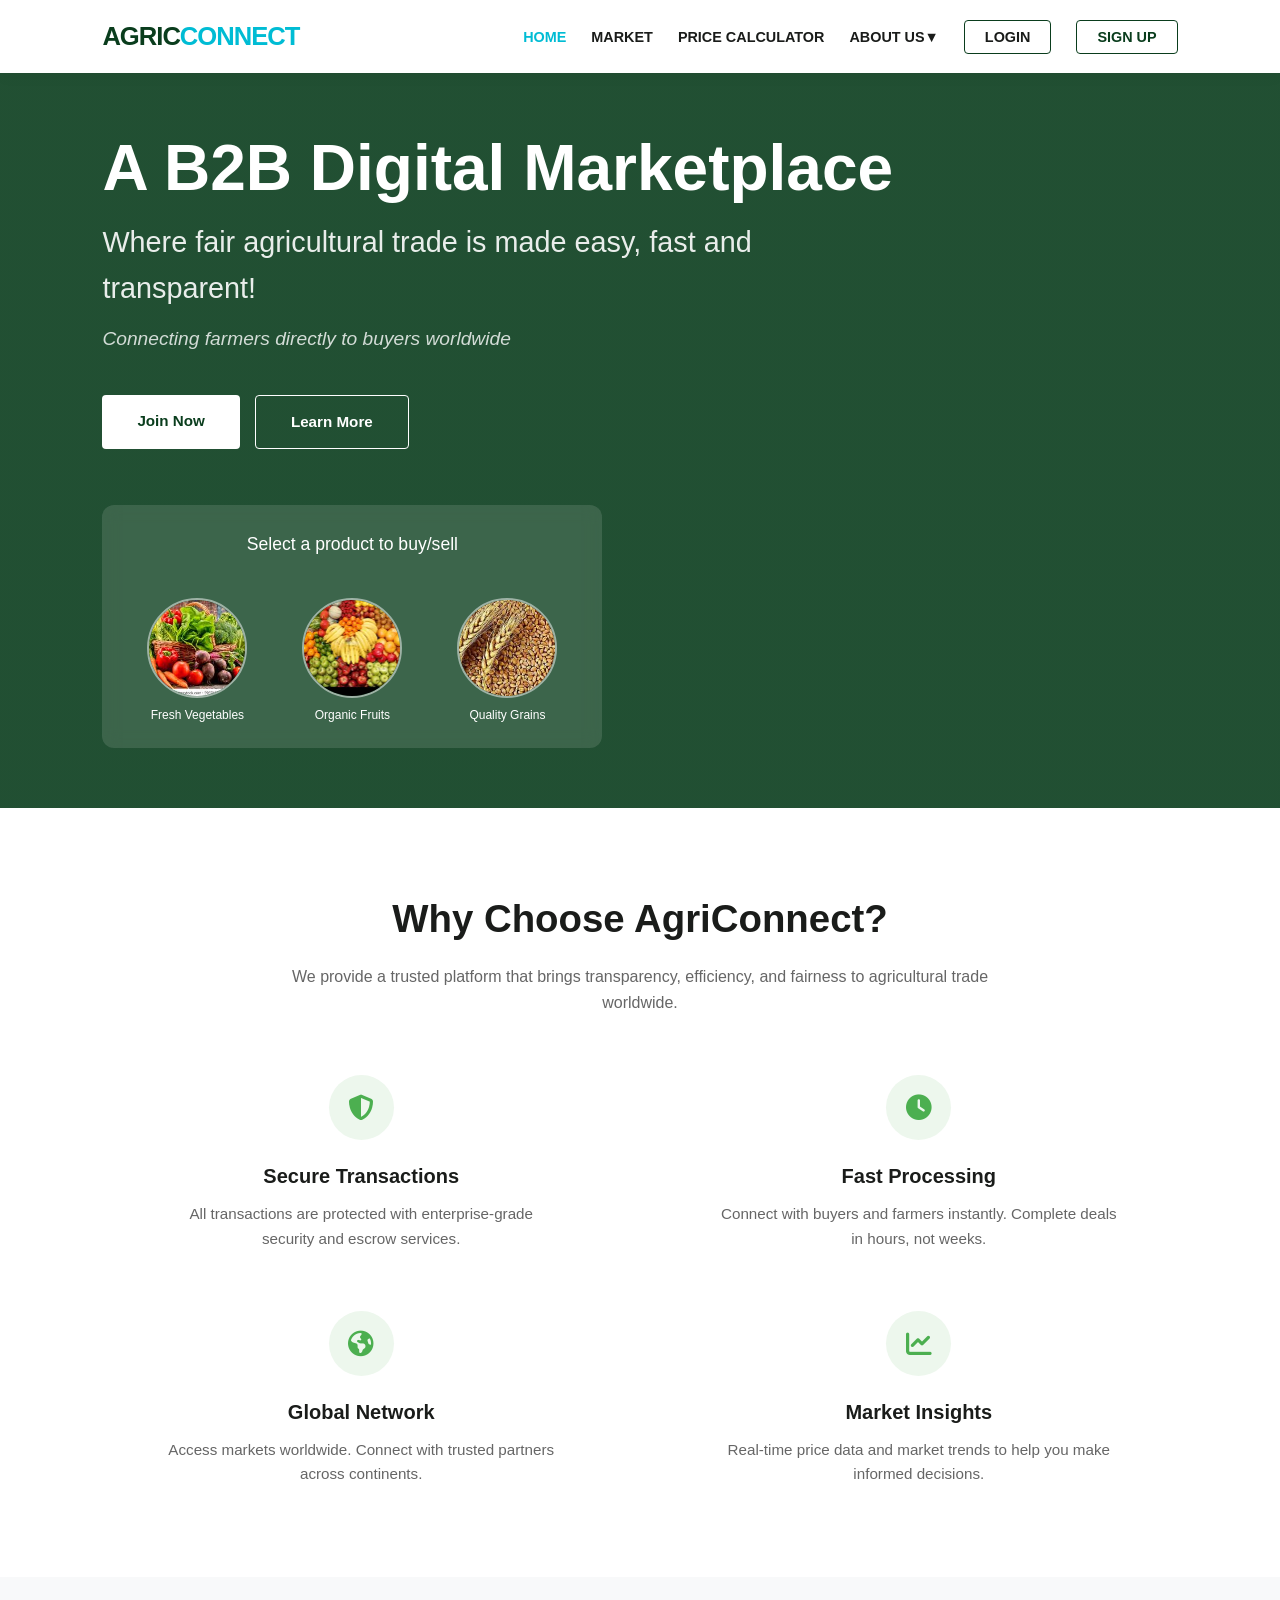
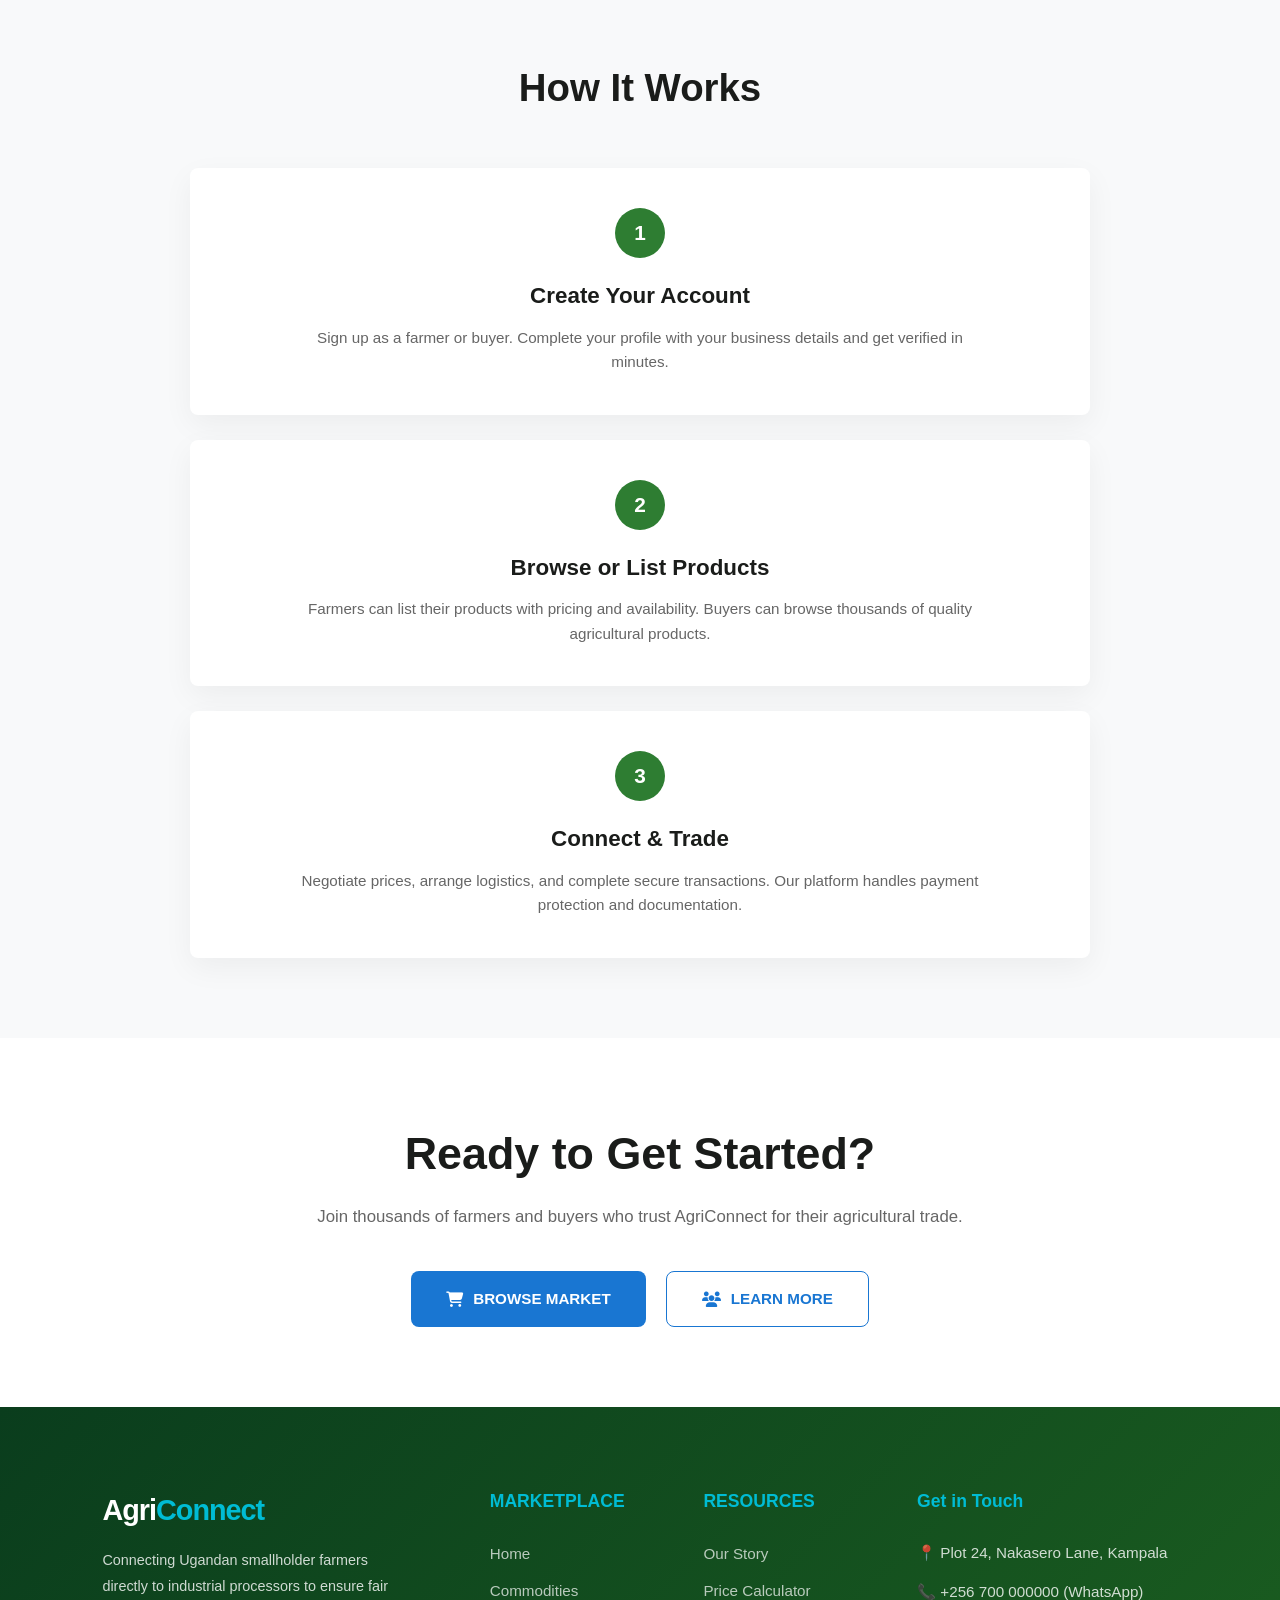
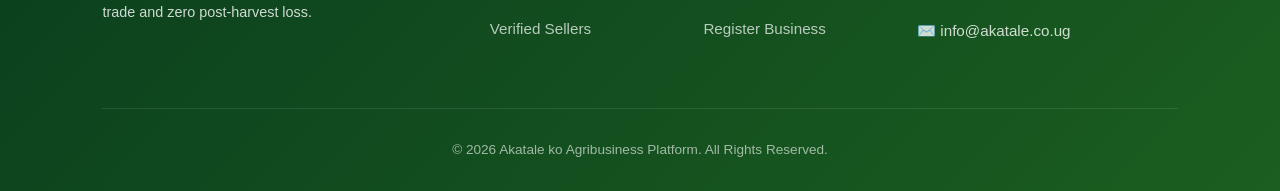
<file: index.html>
<!DOCTYPE html>
<html lang="en">
<head>
    <meta charset="UTF-8">
    <meta name="viewport" content="width=device-width, initial-scale=1.0">
    <title>AGRICCONNECT| B2B Digital Marketplace</title>
    <link rel="stylesheet" href="style.css">
    <link rel="stylesheet" href="dropdown.css">
    <link rel="stylesheet" href="https://cdnjs.cloudflare.com/ajax/libs/font-awesome/6.4.0/css/all.min.css">
</head>
<body>

    <nav>
        <a href="index.html" class="logo">AGRIC<span>CONNECT</span></a>
        <button class="hamburger" aria-label="Toggle menu">
            <i class="fa-solid fa-bars"></i>
        </button>
        <ul class="nav-links">
            <li><a href="index.html" class="active">HOME</a></li>
            <li><a href="marketplace.html">MARKET</a></li>
            <li><a href="price.html">PRICE CALCULATOR</a></li>
            <li class="dropdown">
                <a href="javascript:void(0)" class="dropbtn">ABOUT US▼</a>
                <div class="dropdown-content">
                    <a href="about.html">Our Company</a>
                    <a href="our team.html">Our Team</a>
                    <a href="faq.html">FAQ</a>
                </div>
            </li>
            <li><a href="login.html" class="login-btn">LOGIN</a></li>
            <li><a href="signup.html" class="signup-btn">SIGN UP</a></li>
        </ul>
    </nav>

    <header class="hero-section">
        <div class="hero-content">
            <h1>A B2B Digital Marketplace</h1>
            <h2>Where fair agricultural trade is made easy, fast and transparent!</h2>
            <p class="hero-subtext">Connecting farmers directly to buyers worldwide</p>
            
            <div class="hero-actions">
                <a href="signup.html" class="btn-join">Join Now</a>
                <a href="about.html" class="btn-learn">Learn More</a>
            </div>

            <div class="product-selector-widget">
                <h3>Select a product to buy/sell</h3>
<div class="selector-grid">
    <a href="vegetables.html" class="selector-item">
        <div class="circle-thumb">
            <img src="images/vegetables.jpg" alt="Fresh Vegetables">
        </div>
        <span>Fresh Vegetables</span>
    </a>
    
    <a href="fruits.html" class="selector-item">
        <div class="circle-thumb">
            <img src="images/organic.jpg" alt="Organic Fruits">
        </div>
        <span>Organic Fruits</span>
    </a>
    
    <a href="grains.html" class="selector-item">
        <div class="circle-thumb">
            <img src="images/wheat.png" alt="Quality Grains">
        </div>
        <span>Quality Grains</span>
    </a>
</div>
               
                
            </div>
        </div>
    </header>

    <section class="benefits-section">
        <div class="section-header">
            <h2>Why Choose AgriConnect?</h2>
            <p>We provide a trusted platform that brings transparency, efficiency, and fairness to agricultural trade worldwide.</p>
        </div>
        
        <div class="benefits-grid">
            <div class="benefit-card">
                <div class="icon-wrapper">
                    <i class="fa-solid fa-shield-halved"></i>
                </div>
                <h3>Secure Transactions</h3>
                <p>All transactions are protected with enterprise-grade security and escrow services.</p>
            </div>

            <div class="benefit-card">
                <div class="icon-wrapper">
                    <i class="fa-solid fa-clock"></i>
                </div>
                <h3>Fast Processing</h3>
                <p>Connect with buyers and farmers instantly. Complete deals in hours, not weeks.</p>
            </div>

            <div class="benefit-card">
                <div class="icon-wrapper">
                    <i class="fa-solid fa-earth-americas"></i>
                </div>
                <h3>Global Network</h3>
                <p>Access markets worldwide. Connect with trusted partners across continents.</p>
            </div>

            <div class="benefit-card">
                <div class="icon-wrapper">
                    <i class="fa-solid fa-chart-line"></i>
                </div>
                <h3>Market Insights</h3>
                <p>Real-time price data and market trends to help you make informed decisions.</p>
            </div>
        </div>
    </section>

    <section class="how-it-works-section">
        <div class="section-header">
            <h2>How It Works</h2>
        </div>

        <div class="steps-container">
            <div class="step-card">
                <div class="step-number">1</div>
                <h3>Create Your Account</h3>
                <p>Sign up as a farmer or buyer. Complete your profile with your business details and get verified in minutes.</p>
            </div>

            <div class="step-card">
                <div class="step-number">2</div>
                <h3>Browse or List Products</h3>
                <p>Farmers can list their products with pricing and availability. Buyers can browse thousands of quality agricultural products.</p>
            </div>

            <div class="step-card">
                <div class="step-number">3</div>
                <h3>Connect & Trade</h3>
                <p>Negotiate prices, arrange logistics, and complete secure transactions. Our platform handles payment protection and documentation.</p>
            </div>
        </div>
    </section>

    <section class="cta-section">
        <h2>Ready to Get Started?</h2>
        <p>Join thousands of farmers and buyers who trust AgriConnect for their agricultural trade.</p>
        <div class="cta-actions">
            <a href="marketplace.html" class="btn-cta-primary"><i class="fa-solid fa-cart-shopping"></i> BROWSE MARKET</a>
            <a href="about.html" class="btn-cta-secondary"><i class="fa-solid fa-users"></i> LEARN MORE</a>
        </div>
    </section>

    <footer>
        <div class="footer-grid">
            <div class="footer-brand">
                <h2>Agri<span>Connect</span></h2>
                <p>Connecting Ugandan smallholder farmers directly to industrial processors to ensure fair trade and zero post-harvest loss.</p>
            </div>

            <div class="footer-links">
                <h4>Marketplace</h4>
                <ul>
                    <li><a href="index.html">Home</a></li>
                    <li><a href="marketplace.html">Commodities</a></li>
                    <li><a href="farmers.html">Verified Sellers</a></li>
                </ul>
            </div>

            <div class="footer-links">
                <h4>Resources</h4>
                <ul>
                    <li><a href="about.html">Our Story</a></li>
                    <li><a href="price.html">Price Calculator</a></li>
                    <li><a href="contact.html">Register Business</a></li>
                </ul>
            </div>

            <div class="footer-contact">
                <h4>Get in Touch</h4>
                <p>📍 Plot 24, Nakasero Lane, Kampala</p>
                <p>📞 +256 700 000000 (WhatsApp)</p>
                <p>✉️ info@akatale.co.ug</p>
            </div>
        </div>

        <div class="footer-bottom">
            &copy; 2026 Akatale ko Agribusiness Platform. All Rights Reserved.
        </div>
    </footer>
</body>
</html>
</file>
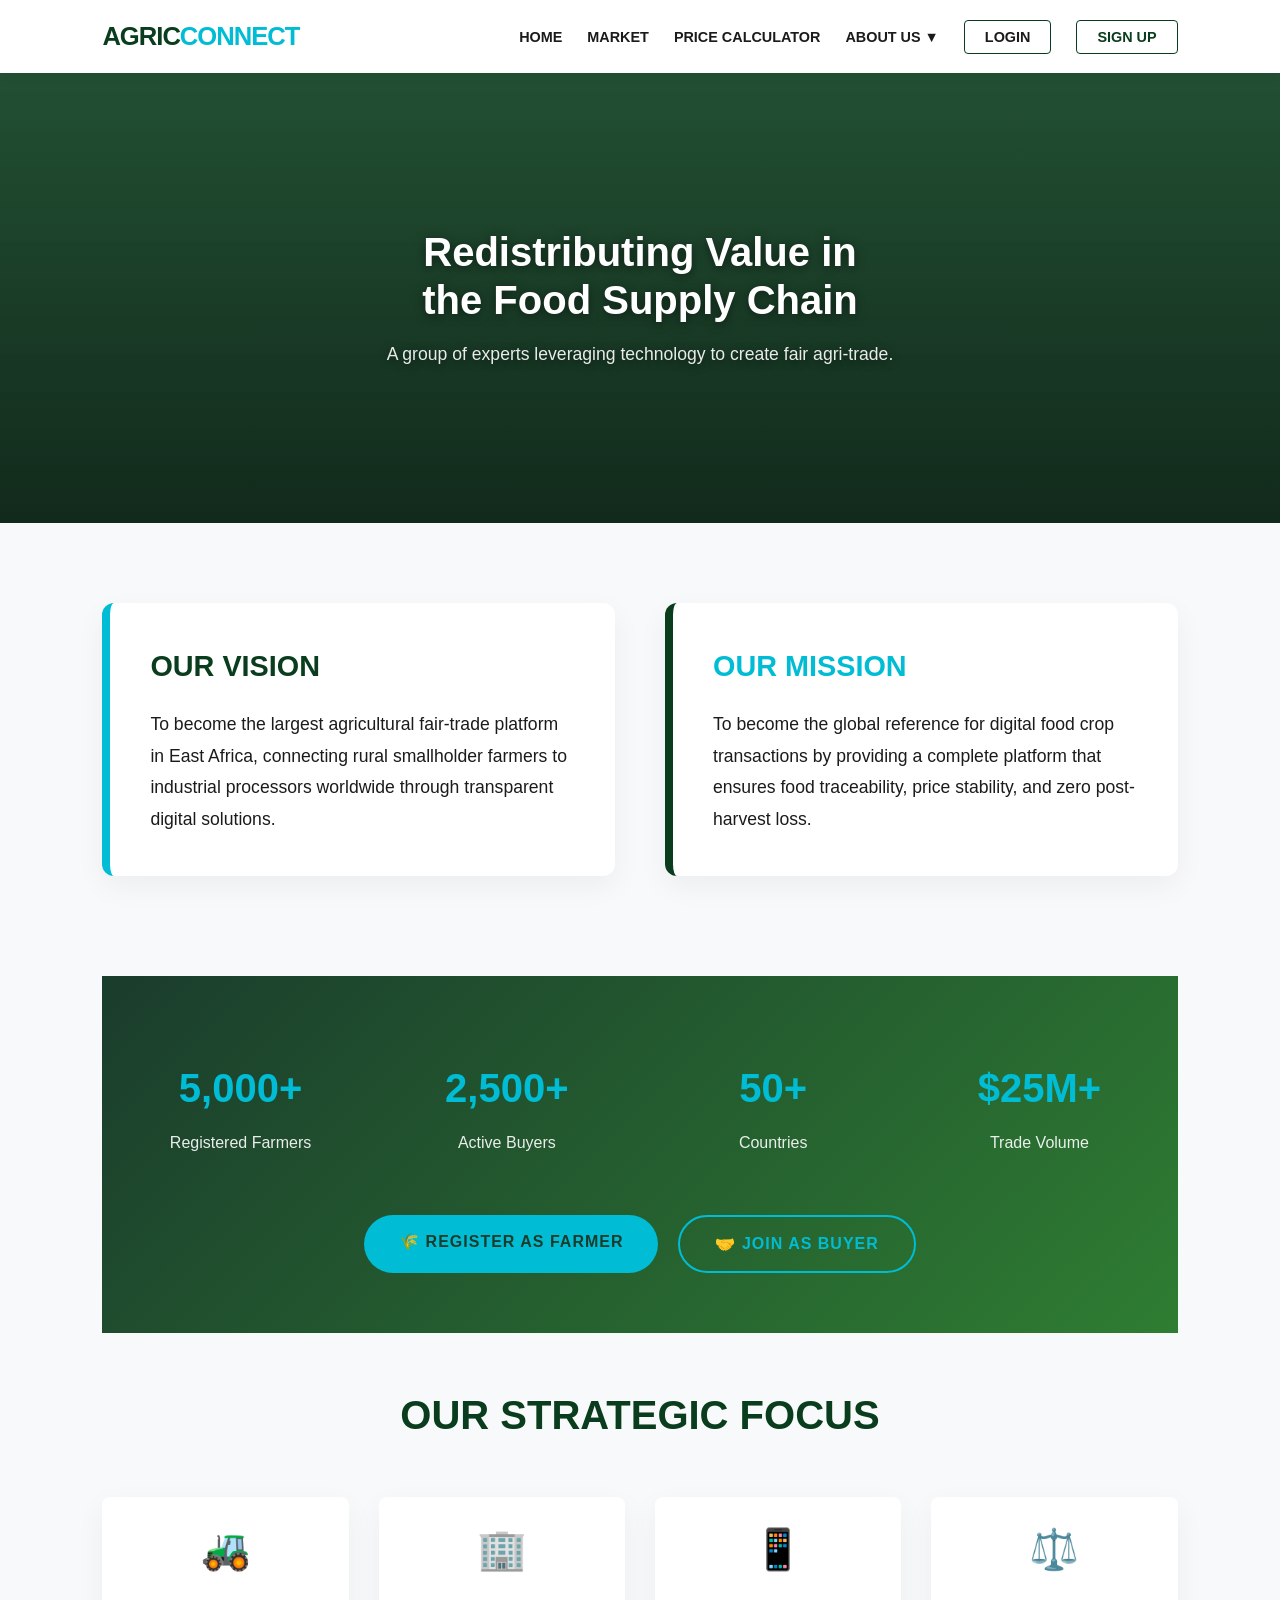
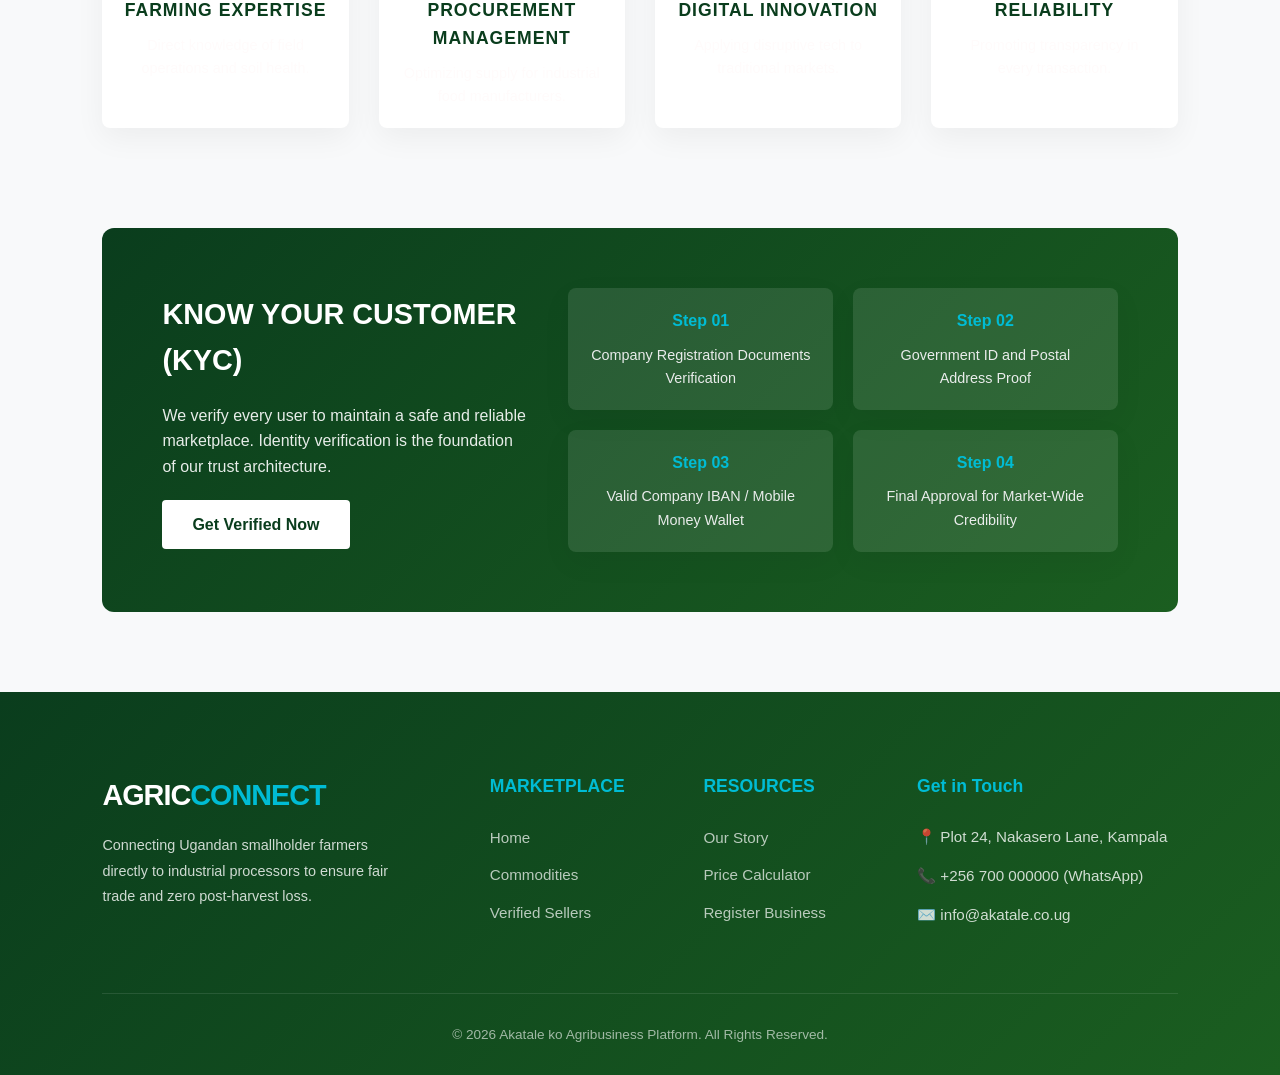
<file: about.html>
<!DOCTYPE html>
<html lang="en">
<head>
    <meta charset="UTF-8">
    <title>Our Company | AGRICCONNECT - Agri Marketplace</title>
    <link rel="stylesheet" href="style.css">
    <link rel="stylesheet" href="about.css">
    <link rel="stylesheet" href="dropdown.css">
</head>
<body>

    <nav>
        <a href="index.html" class="logo">AGRIC<span>CONNECT</span></a>
        <ul class="nav-links">
            <li><a href="index.html">HOME</a></li>
            <li><a href="marketplace.html">MARKET</a></li>
            <li><a href="price.html">PRICE CALCULATOR</a></li>
            <li class="dropdown">
                <a href="javascript:void(0)" class="dropbtn">ABOUT US ▼</a>
                <div class="dropdown-content">
                    <a href="about.html">OUR COMPANY</a>
                    <a href="our team.html">OUR TEAM</a>
                    <a href="faq.html">FAQ</a>
                </div>
            </li>
            <li><a href="login.html" class="login-btn">LOGIN</a></li>
            <li><a href="signup.html" class="signup-btn">SIGN UP</a></li>
        </ul>
    </nav>

    <header class="hero">
        <h1>Redistributing Value in <br> the Food Supply Chain</h1>
        <p>A group of experts leveraging technology to create fair agri-trade.</p>
    </header>

    <main class="about-main">
        <!-- Vision & Mission -->
        <section class="vision-mission-section">
            <div class="card vision-card">
                <h2>OUR VISION</h2>
                <p>To become the largest agricultural fair-trade platform in East Africa, connecting rural smallholder farmers to industrial processors worldwide through transparent digital solutions.</p>
            </div>
            <div class="card mission-card">
                <h2>OUR MISSION</h2>
                <p>To become the global reference for digital food crop transactions by providing a complete platform that ensures food traceability, price stability, and zero post-harvest loss.</p>
            </div>
        </section>

        <!-- Stats Section -->
        <section class="stats-section">
            <div class="stats-container">
                <div class="stat-card">
                    <div class="stat-number">5,000+</div>
                    <div class="stat-label">Registered Farmers</div>
                </div>
                <div class="stat-card">
                    <div class="stat-number">2,500+</div>
                    <div class="stat-label">Active Buyers</div>
                </div>
                <div class="stat-card">
                    <div class="stat-number">50+</div>
                    <div class="stat-label">Countries</div>
                </div>
                <div class="stat-card">
                    <div class="stat-number">$25M+</div>
                    <div class="stat-label">Trade Volume</div>
                </div>
            </div>
            <div class="stats-button-container">
                <a href="signup.html" class="stats-btn">🌾 Register as Farmer</a>
                <a href="contact.html" class="stats-btn secondary">🤝 Join as Buyer</a>
            </div>
        </section>

        <!-- Strategic Focus -->
        <section class="strategic-focus">
            <h2>OUR STRATEGIC FOCUS</h2>
            <div class="focus-grid">
                <div class="focus-item">
                    <div class="cat-icon">🚜</div>
                    <h4>Farming Expertise</h4>
                    <p>Direct knowledge of field operations and soil health.</p>
                </div>
                <div class="focus-item">
                    <div class="cat-icon">🏢</div>
                    <h4>Procurement Management</h4>
                    <p>Optimizing supply for industrial food manufacturers.</p>
                </div>
                <div class="focus-item">
                    <div class="cat-icon">📱</div>
                    <h4>Digital Innovation</h4>
                    <p>Applying disruptive tech to traditional markets.</p>
                </div>
                <div class="focus-item">
                    <div class="cat-icon">⚖️</div>
                    <h4>Reliability</h4>
                    <p>Promoting transparency in every transaction.</p>
                </div>
            </div>
        </section>

        <!-- KYC Section -->
        <section class="kyc-section">
            <div class="kyc-content">
                <h2>KNOW YOUR CUSTOMER (KYC)</h2>
                <p>We verify every user to maintain a safe and reliable marketplace. Identity verification is the foundation of our trust architecture.</p>
                <a href="contact.html" class="kyc-btn">Get Verified Now</a>
            </div>
            <div class="kyc-steps">
                <div class="step-card">
                    <h5>Step 01</h5>
                    <p>Company Registration Documents Verification</p>
                </div>
                <div class="step-card">
                    <h5>Step 02</h5>
                    <p>Government ID and Postal Address Proof</p>
                </div>
                <div class="step-card">
                    <h5>Step 03</h5>
                    <p>Valid Company IBAN / Mobile Money Wallet</p>
                </div>
                <div class="step-card">
                    <h5>Step 04</h5>
                    <p>Final Approval for Market-Wide Credibility</p>
                </div>
            </div>
        </section>
    </main>

    <footer>
        <div class="footer-grid">
            <div class="footer-brand">
                <h2>AGRIC<span>CONNECT</span></h2>
                <p>Connecting Ugandan smallholder farmers directly to industrial processors to ensure fair trade and zero post-harvest loss.</p>
            </div>
            <div class="footer-links">
                <h4>Marketplace</h4>
                <ul>
                    <li><a href="index.html">Home</a></li>
                    <li><a href="marketplace.html">Commodities</a></li>
                    <li><a href="farmers.html">Verified Sellers</a></li>
                </ul>
            </div>
            <div class="footer-links">
                <h4>Resources</h4>
                <ul>
                    <li><a href="about.html">Our Story</a></li>
                    <li><a href="price.html">Price Calculator</a></li>
                    <li><a href="contact.html">Register Business</a></li>
                </ul>
            </div>
            <div class="footer-contact">
                <h4>Get in Touch</h4>
                <p>📍 Plot 24, Nakasero Lane, Kampala</p>
                <p>📞 +256 700 000000 (WhatsApp)</p>
                <p>✉️ info@akatale.co.ug</p>
            </div>
        </div>
        <div class="footer-bottom">
            &copy; 2026 Akatale ko Agribusiness Platform. All Rights Reserved.
        </div>
    </footer>

</body>
</html>
</file>
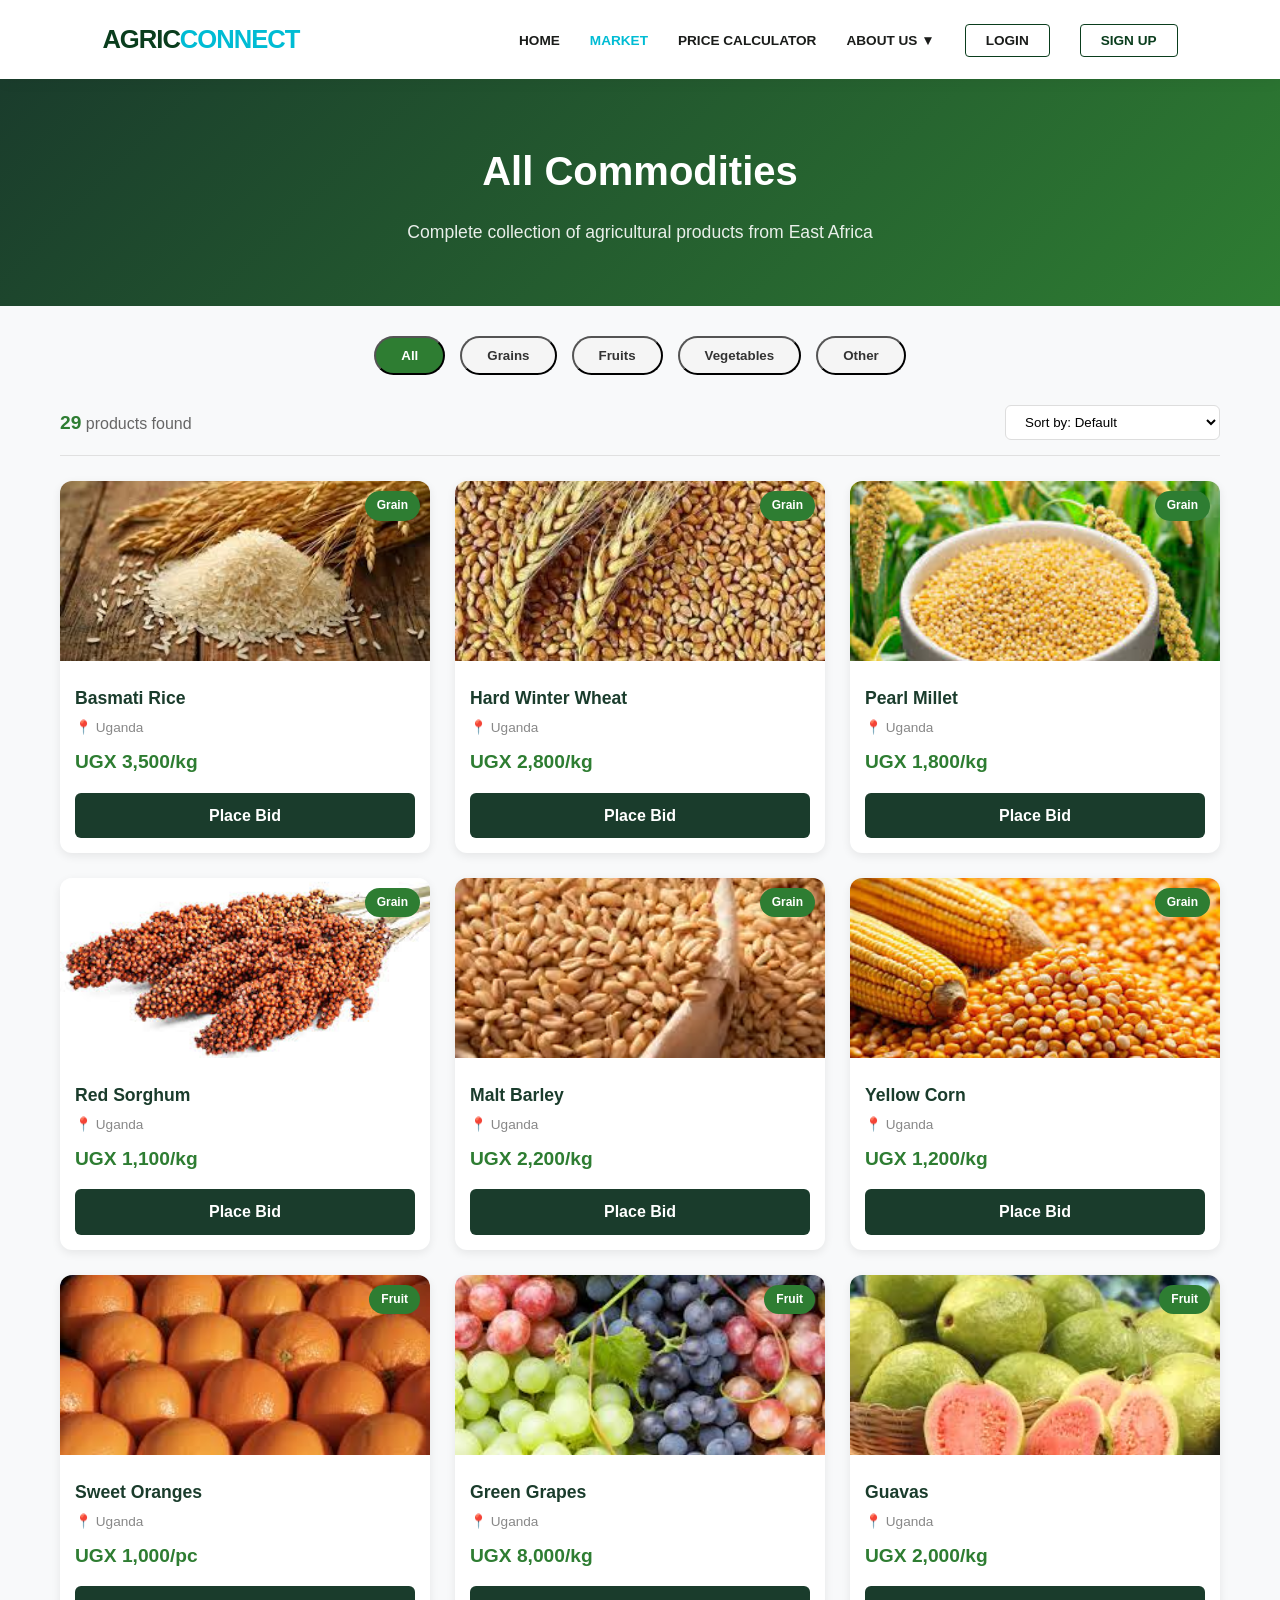
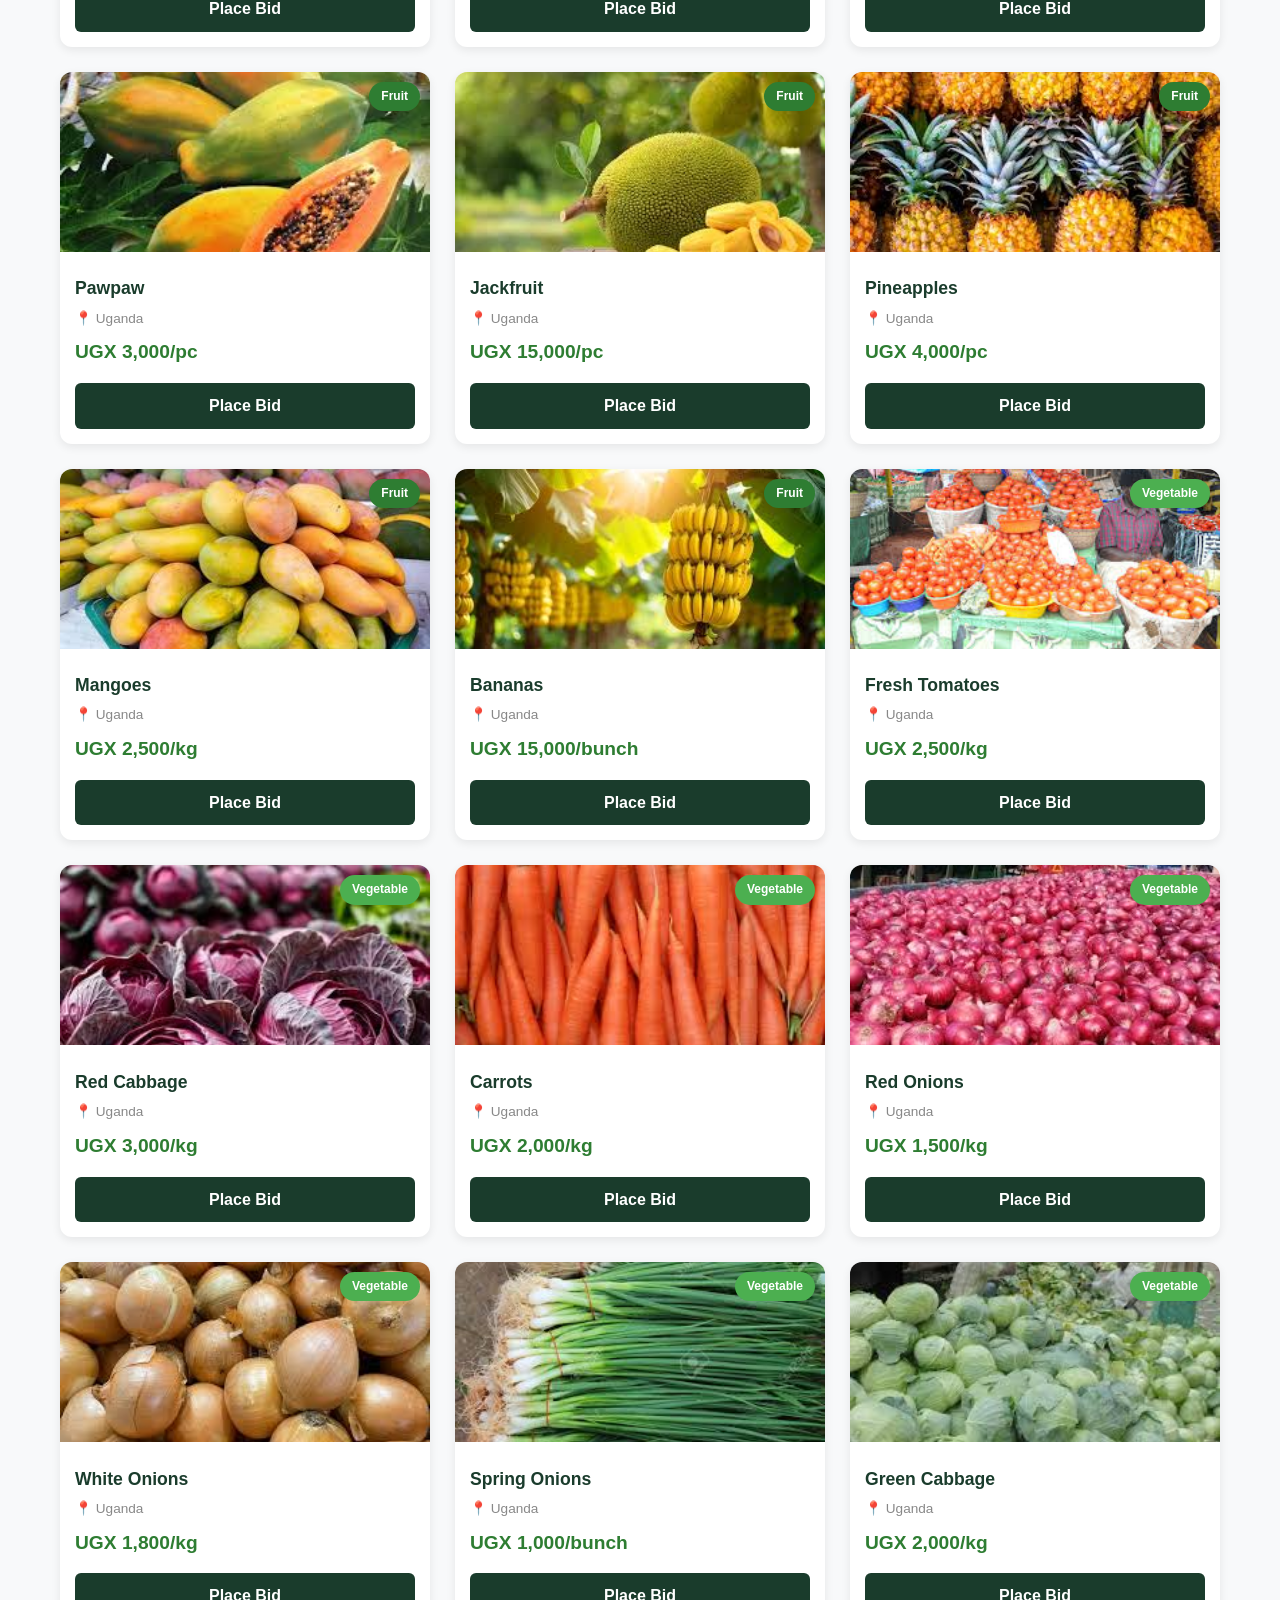
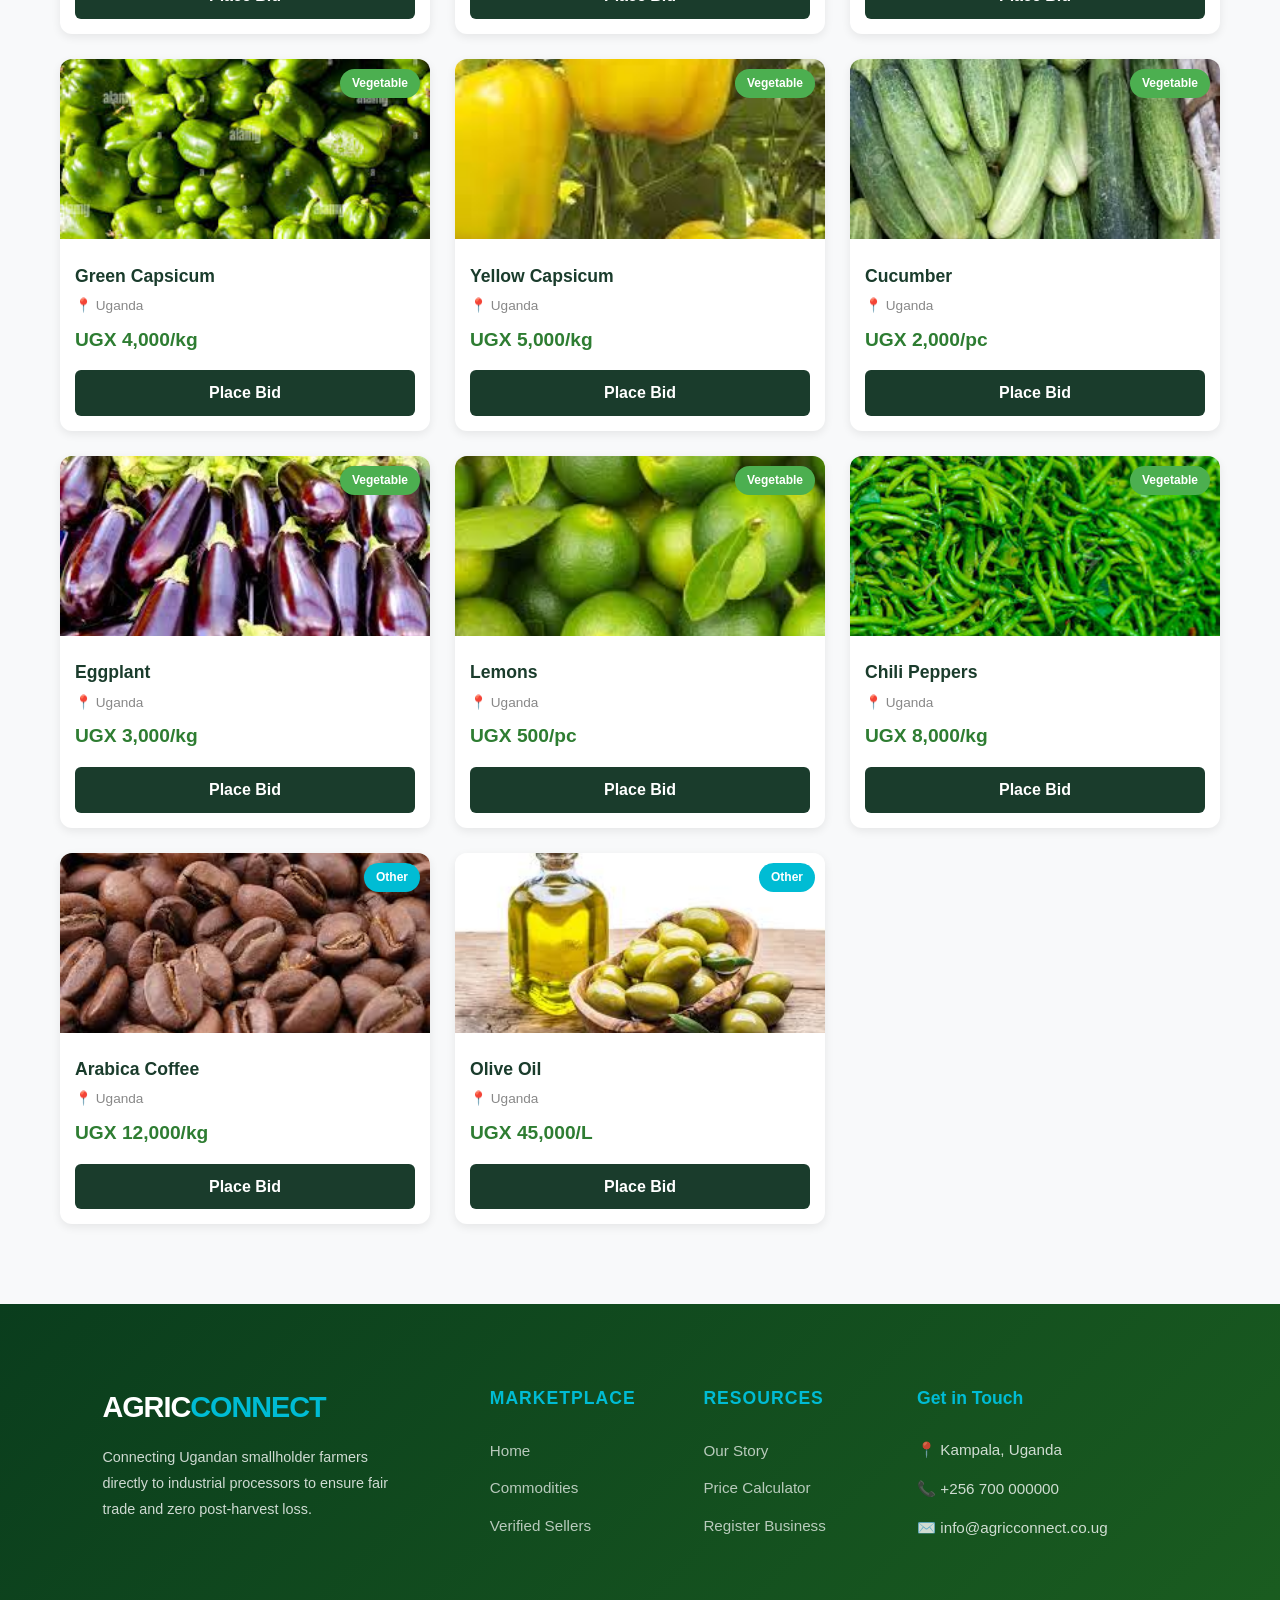
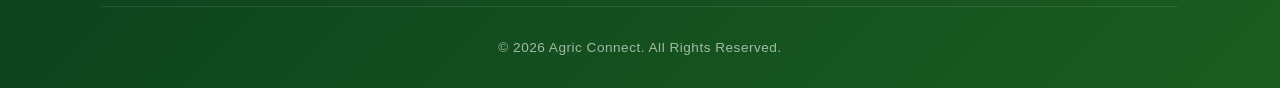
<file: all-commodities.html>
<!DOCTYPE html>
<html lang="en">
<head>
    <meta charset="UTF-8">
    <title>All Commodities | Agric Connect</title>
    <link rel="stylesheet" href="style.css">
    <link rel="stylesheet" href="dropdown.css">
    <link rel="stylesheet" href="marketplace.css">
</head>
<body>

    <nav>
        <a href="index.html" class="logo">AGRIC<span>CONNECT</span></a>
        <ul class="nav-links">
            <li><a href="index.html">Home</a></li>
            <li><a href="marketplace.html" class="active">Market</a></li>
            <li><a href="price.html">Price Calculator</a></li>
            <li class="dropdown">
                <a href="javascript:void(0)" class="dropbtn">About Us ▼</a>
                <div class="dropdown-content">
                    <a href="about.html">Our Company</a>
                    <a href="our-team.html">Our Team</a>
                    <a href="faq.html">FAQ</a>
                </div>
            <li><a href="login.html" class="login-btn">LOGIN</a></li>
            <li><a href="signup.html" class="signup-btn">SIGN UP</a></li>
        </ul>
    </nav>

    <header class="marketplace-header">
        <h1>All Commodities</h1>
        <p>Complete collection of agricultural products from East Africa</p>
    </header>

    <!-- Category Filter Buttons -->
    <div class="category-nav">
        <button class="category-btn active" data-category="all">All</button>
        <button class="category-btn" data-category="grain">Grains</button>
        <button class="category-btn" data-category="fruit">Fruits</button>
        <button class="category-btn" data-category="vegetable">Vegetables</button>
        <button class="category-btn" data-category="other">Other</button>
    </div>

    <div class="market-grid-container">
        <div class="products-header">
            <div class="result-count"><span id="productCount">31</span> products found</div>
            <select id="sortSelect">
                <option value="default">Sort by: Default</option>
                <option value="price-low">Sort by: Price (Low to High)</option>
                <option value="price-high">Sort by: Price (High to Low)</option>
                <option value="name">Sort by: Name A-Z</option>
            </select>
        </div>

        <div class="products-grid" id="productsGrid"></div>
    </div>

    <footer>
        <div class="footer-grid">
            <div class="footer-brand">
                <h2>AGRIC<span>CONNECT</span></h2>
                <p>Connecting Ugandan smallholder farmers directly to industrial processors to ensure fair trade and zero post-harvest loss.</p>
            </div>
            <div class="footer-links">
                <h4>Marketplace</h4>
                <ul><li><a href="index.html">Home</a></li><li><a href="marketplace.html">Commodities</a></li><li><a href="farmers.html">Verified Sellers</a></li></ul>
            </div>
            <div class="footer-links">
                <h4>Resources</h4>
                <ul><li><a href="about.html">Our Story</a></li><li><a href="price.html">Price Calculator</a></li><li><a href="contact.html">Register Business</a></li></ul>
            </div>
            <div class="footer-contact">
                <h4>Get in Touch</h4>
                <p>📍 Kampala, Uganda</p>
                <p>📞 +256 700 000000</p>
                <p>✉️ info@agricconnect.co.ug</p>
            </div>
        </div>
        <div class="footer-bottom">&copy; 2026 Agric Connect. All Rights Reserved.</div>
    </footer>

    <!-- External JavaScript -->
    <script src="all-commodities.js"></script>
    <script src="marketplace.js"></script>
</body>
</html>
</file>
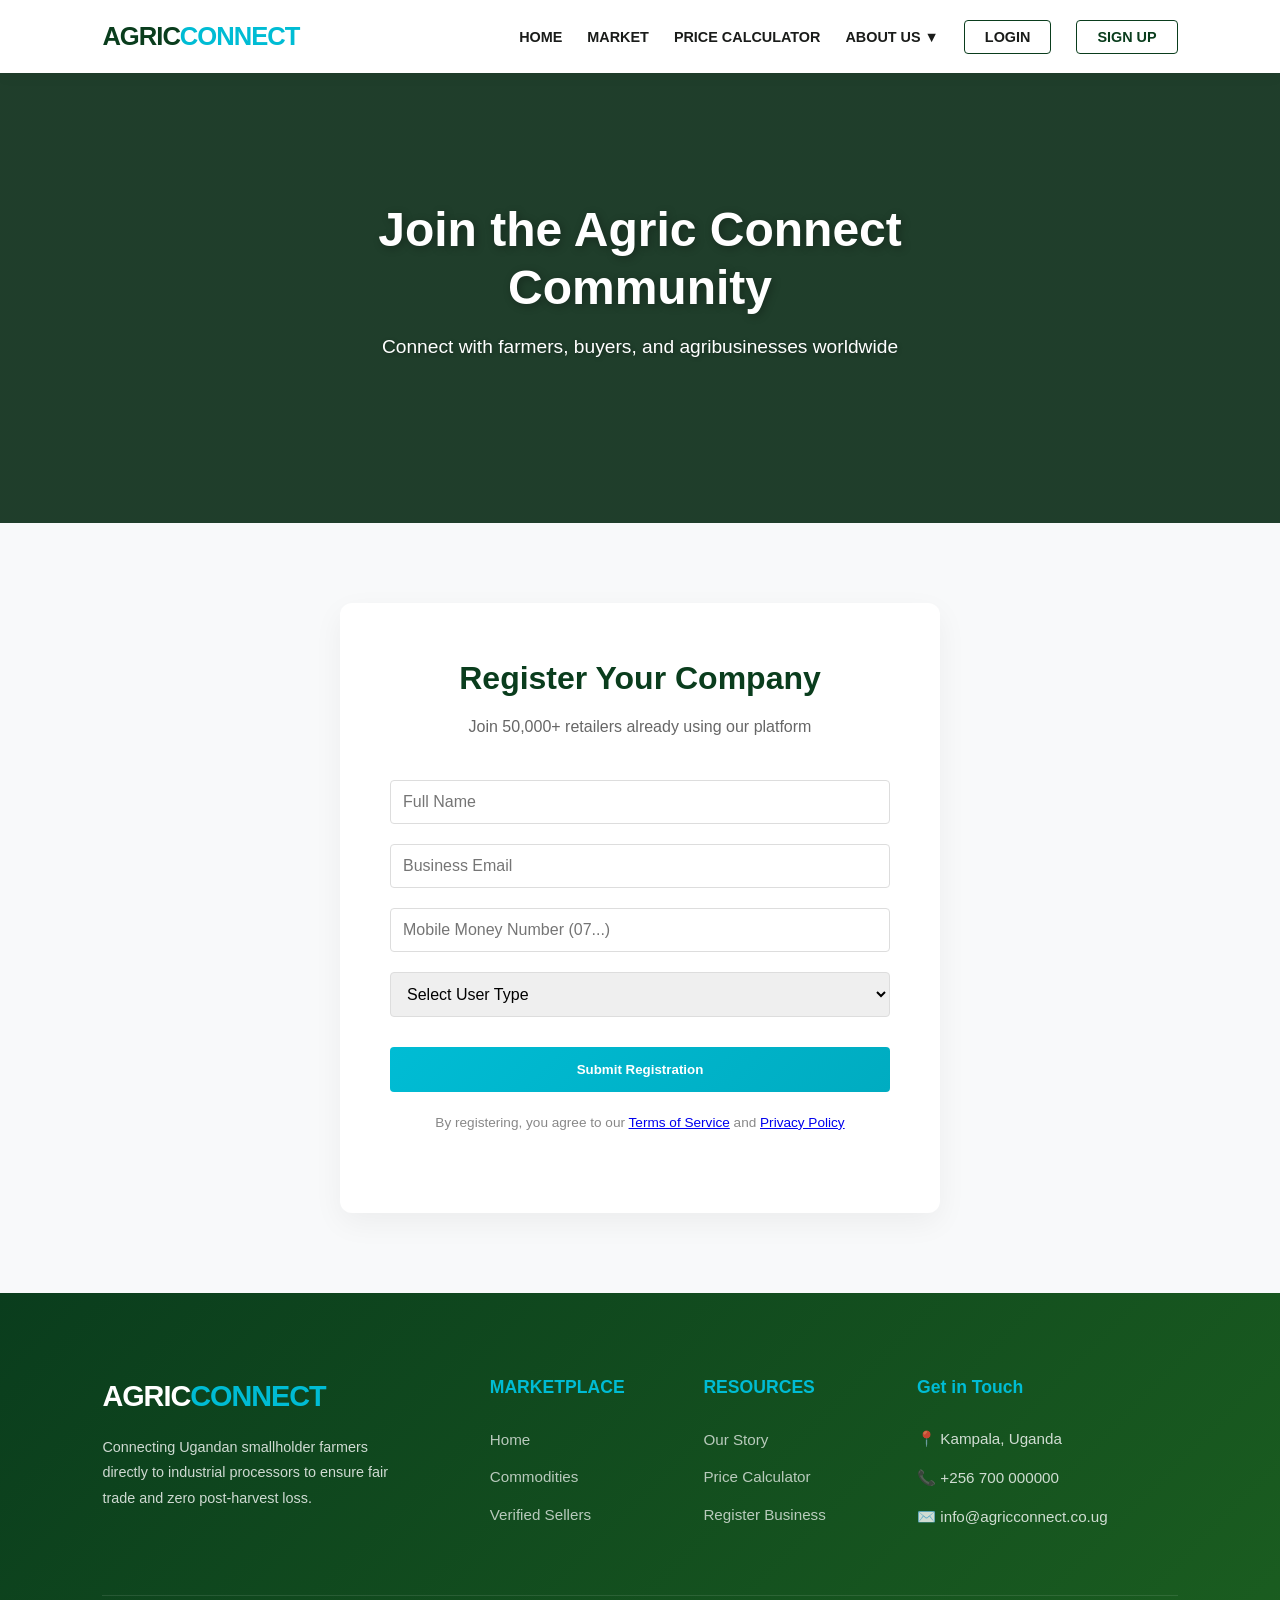
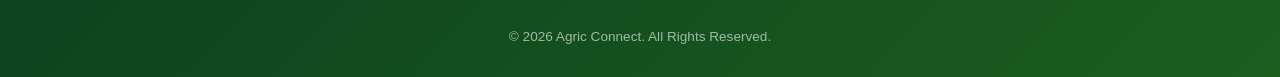
<file: contact.html>
<!DOCTYPE html>
<html lang="en">
<head>
    <meta charset="UTF-8">
    <title>Join Us | Agric Connect</title>
    <link rel="stylesheet" href="style.css">
    <link rel="stylesheet" href="dropdown.css">
    <link rel="stylesheet" href="contact.css"
</head>
<body>

    <!-- Navigation - Matching other pages -->
    <nav>
        <a href="index.html" class="logo">AGRIC<span>CONNECT</span></a>
        <ul class="nav-links">
            <li><a href="index.html">HOME</a></li>
            <li><a href="marketplace.html">MARKET</a></li>
            <li><a href="price.html">PRICE CALCULATOR</a></li>
            <li class="dropdown">
                <a href="javascript:void(0)" class="dropbtn">ABOUT US ▼</a>
                <div class="dropdown-content">
                    <a href="about.html">OUR COMPANY</a>
                    <a href="our-team.html">OUR TEAM</a>
                    <a href="faq.html">FAQ</a>
                </div>
           <li><a href="login.html" class="login-btn">LOGIN</a></li>
           <li><a href="signup.html" class="signup-btn">SIGN UP</a></li>
        </ul>
    </nav>

    <!-- Hero Section - Matching other pages -->
    <header class="hero" style="height: 40vh; background: linear-gradient(rgba(10, 61, 29, 0.85), rgba(10, 61, 29, 0.85)), url('https://images.unsplash.com/photo-1523348837708-15d4a09cfac2?auto=format&fit=crop&q=80&w=1600') center/cover;">
        <h1>Join the Agric Connect <br> Community</h1>
        <p>Connect with farmers, buyers, and agribusinesses worldwide</p>
    </header>

    <!-- Registration Form Section -->
    <div class="contact-container">
        <h2>Register Your Company</h2>
        <p>Join 50,000+ retailers already using our platform</p>
        
        <form id="registrationForm">
            <input type="text" id="fullName" placeholder="Full Name" required>
            <input type="email" id="businessEmail" placeholder="Business Email" required>
            <input type="tel" id="phoneNumber" placeholder="Mobile Money Number (07...)" required>
            <select id="userType" required>
                <option value="">Select User Type</option>
                <option>I am a Farmer / Seller</option>
                <option>I am an Industrial Buyer</option>
                <option>I am a Distributor</option>
                <option>I am an Exporter</option>
            </select>
            <button type="submit" class="btn" style="width: 100%; border:none;">Submit Registration</button>
        </form>
        
        <!-- Success Message (hidden by default) -->
        <div id="successMessage" style="display: none; margin-top: 20px; padding: 15px; background: #e8f5e9; color: #2e7d32; border-radius: 8px;">
            ✅ Thank you for registering! Our team will contact you within 24 hours.
        </div>
        
        <p style="margin-top: 20px; font-size: 0.85rem; color: #888;">
            By registering, you agree to our <a href="#">Terms of Service</a> and <a href="#">Privacy Policy</a>
        </p>
    </div>

    <!-- Footer -->
    <footer>
        <div class="footer-grid">
            <div class="footer-brand">
                <h2>AGRIC<span>CONNECT</span></h2>
                <p>Connecting Ugandan smallholder farmers directly to industrial processors to ensure fair trade and zero post-harvest loss.</p>
            </div>
            <div class="footer-links">
                <h4>Marketplace</h4>
                <ul>
                    <li><a href="index.html">Home</a></li>
                    <li><a href="marketplace.html">Commodities</a></li>
                    <li><a href="farmers.html">Verified Sellers</a></li>
                </ul>
            </div>
            <div class="footer-links">
                <h4>Resources</h4>
                <ul>
                    <li><a href="about.html">Our Story</a></li>
                    <li><a href="price.html">Price Calculator</a></li>
                    <li><a href="contact.html">Register Business</a></li>
                </ul>
            </div>
            <div class="footer-contact">
                <h4>Get in Touch</h4>
                <p>📍 Kampala, Uganda</p>
                <p>📞 +256 700 000000</p>
                <p>✉️ info@agricconnect.co.ug</p>
            </div>
        </div>
        <div class="footer-bottom">&copy; 2026 Agric Connect. All Rights Reserved.</div>
    </footer>
    <script>
        // Form validation and submission
        document.getElementById('registrationForm').addEventListener('submit', function(e) {
            e.preventDefault();
            
            // Basic validation
            const name = document.getElementById('fullName').value;
            const email = document.getElementById('businessEmail').value;
            const phone = document.getElementById('phoneNumber').value;
            const userType = document.getElementById('userType').value;
            
            if(name && email && phone && userType) {
                // Show success message
                document.getElementById('successMessage').style.display = 'block';
                
                // Clear form
                this.reset();
                
                // Scroll to success message
                document.getElementById('successMessage').scrollIntoView({ behavior: 'smooth' });
                
                // Hide message after 5 seconds
                setTimeout(() => {
                    document.getElementById('successMessage').style.display = 'none';
                }, 5000);
            }
        });
    </script>
</body>
</html>
</file>
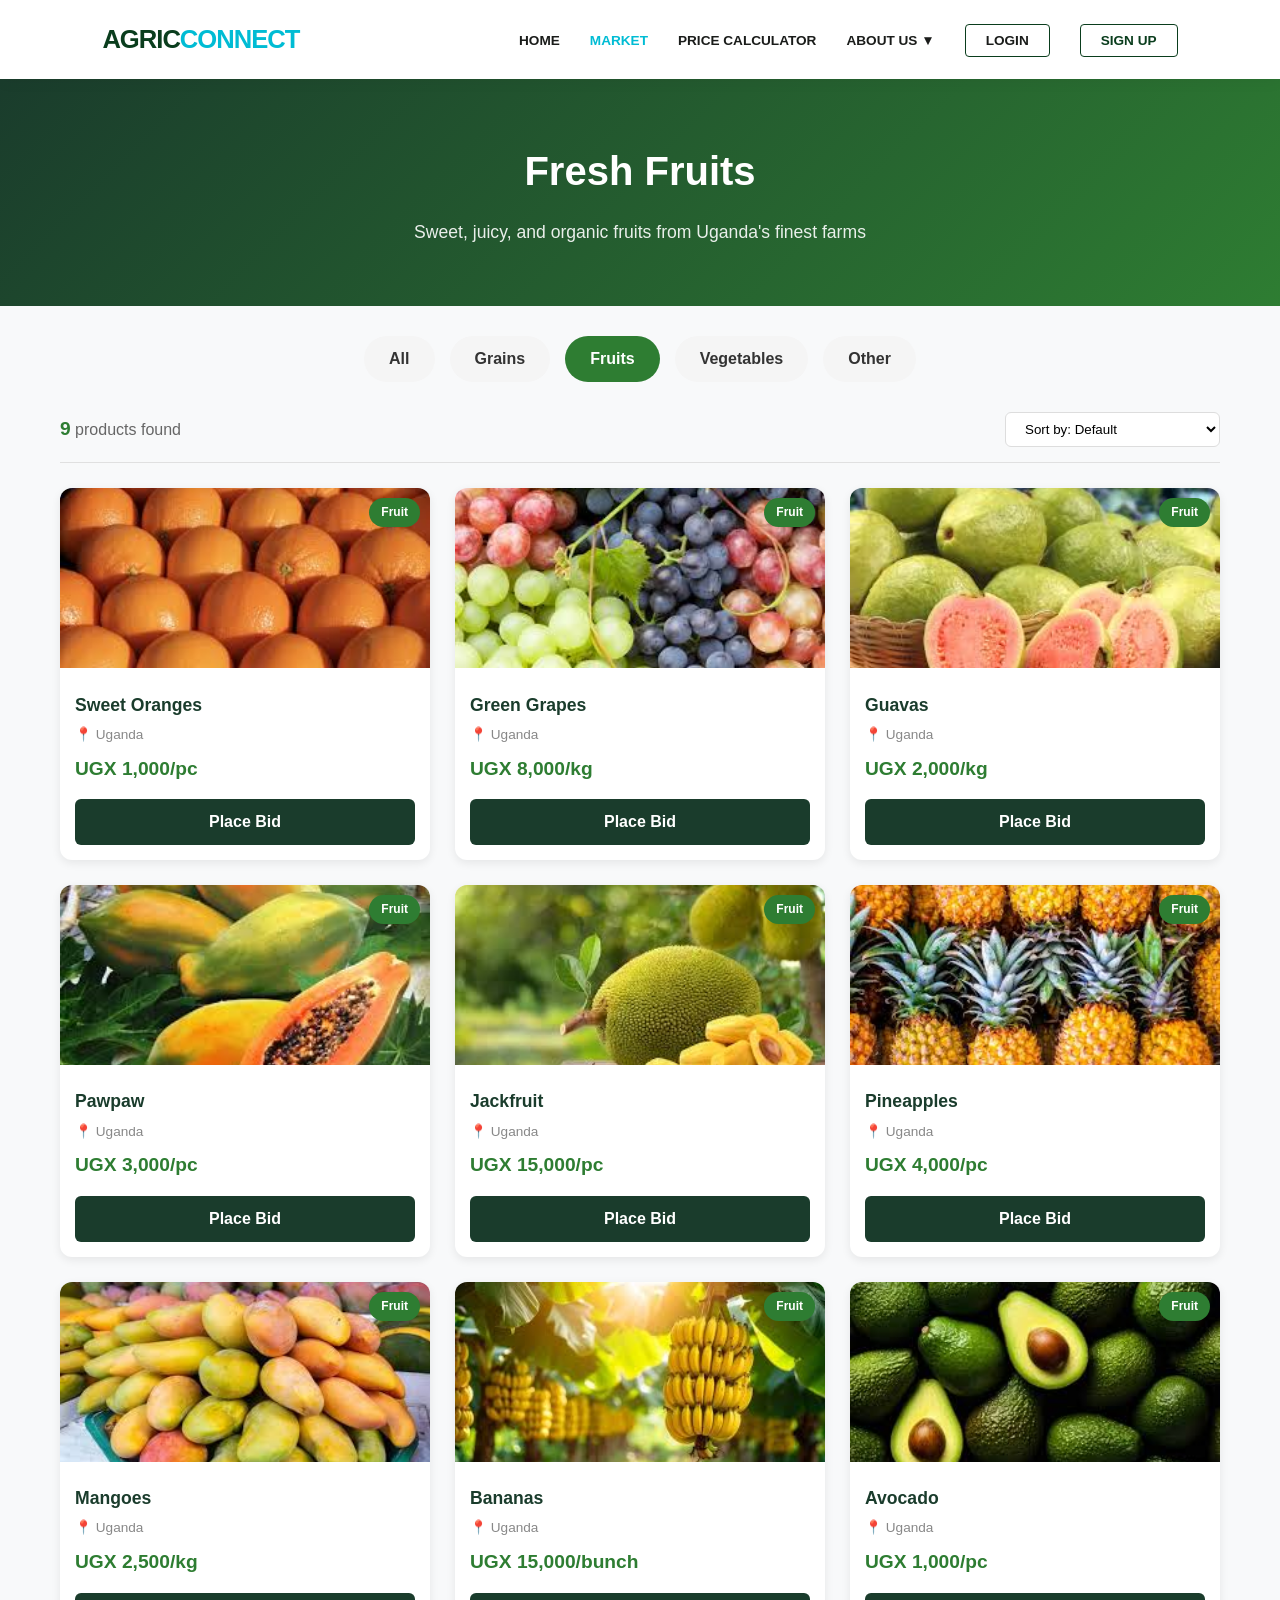
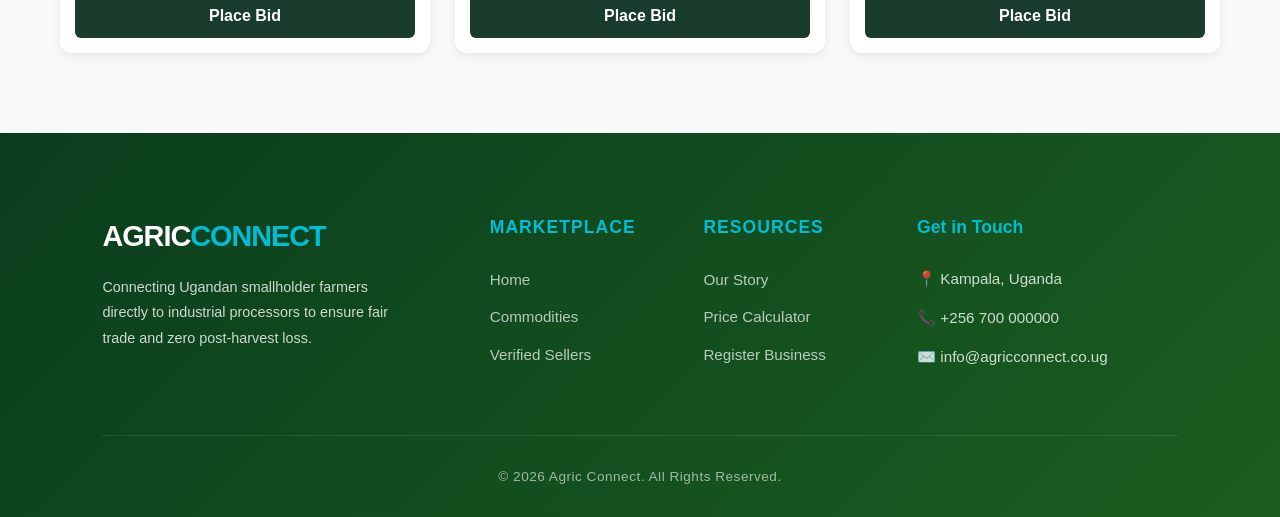
<file: fruits.html>
<!DOCTYPE html>
<html lang="en">
<head>
    <meta charset="UTF-8">
    <title>Fresh Fruits | Agric Connect</title>
    <link rel="stylesheet" href="style.css">
    <link rel="stylesheet" href="dropdown.css">
    <link rel="stylesheet" href="marketplace.css">
</head>
<body>

    <nav>
        <a href="index.html" class="logo">AGRIC<span>CONNECT</span></a>
        <ul class="nav-links">
            <li><a href="index.html">Home</a></li>
            <li><a href="marketplace.html" class="active">Market</a></li>
            <li><a href="price.html">Price Calculator</a></li>
            <li class="dropdown">
                <a href="javascript:void(0)" class="dropbtn">About Us ▼</a>
                <div class="dropdown-content">
                    <a href="about.html">Our Company</a>
                    <a href="our-team.html">Our Team</a>
                    <a href="faq.html">FAQ</a>
                </div>
          <li><a href="login.html" class="login-btn">LOGIN</a></li>
          <li><a href="signup.html" class="signup-btn">SIGN UP</a></li>
        </ul>
    </nav>

    <header class="marketplace-header">
        <h1>Fresh Fruits</h1>
        <p>Sweet, juicy, and organic fruits from Uganda's finest farms</p>
    </header>

    <div class="category-nav">
        <a href="all-commodities.html" class="category-btn">All</a>
        <a href="grains.html" class="category-btn">Grains</a>
        <a href="fruits.html" class="category-btn active">Fruits</a>
        <a href="vegetables.html" class="category-btn">Vegetables</a>
        <a href="other.html" class="category-btn">Other</a>
    </div>

    <div class="market-grid-container">
        <div class="products-header">
            <div class="result-count"><span id="productCount">0</span> products found</div>
            <select id="sortSelect">
                <option value="default">Sort by: Default</option>
                <option value="price-low">Sort by: Price (Low to High)</option>
                <option value="price-high">Sort by: Price (High to Low)</option>
                <option value="name">Sort by: Name A-Z</option>
            </select>
        </div>

        <div class="products-grid" id="productsGrid"></div>
    </div>

    <footer>
        <div class="footer-grid">
            <div class="footer-brand">
                <h2>AGRIC<span>CONNECT</span></h2>
                <p>Connecting Ugandan smallholder farmers directly to industrial processors to ensure fair trade and zero post-harvest loss.</p>
            </div>
            <div class="footer-links">
                <h4>Marketplace</h4>
                <ul><li><a href="index.html">Home</a></li><li><a href="marketplace.html">Commodities</a></li><li><a href="farmers.html">Verified Sellers</a></li></ul>
            </div>
            <div class="footer-links">
                <h4>Resources</h4>
                <ul><li><a href="about.html">Our Story</a></li><li><a href="price.html">Price Calculator</a></li><li><a href="contact.html">Register Business</a></li></ul>
            </div>
            <div class="footer-contact">
                <h4>Get in Touch</h4>
                <p>📍 Kampala, Uganda</p>
                <p>📞 +256 700 000000</p>
                <p>✉️ info@agricconnect.co.ug</p>
            </div>
        </div>
        <div class="footer-bottom">&copy; 2026 Agric Connect. All Rights Reserved.</div>
    </footer>

    <script src="marketplace.js"></script>
    
    <script>
        // Override to show only fruits on page load
        document.addEventListener("DOMContentLoaded", () => {
            // Filter to show only fruits
            currentCategory = "fruit";
            filterProducts();
            
            // Update active state in category nav
            document.querySelectorAll(".category-nav .category-btn").forEach(btn => {
                btn.classList.remove("active");
                if (btn.getAttribute("href") === "fruits.html") {
                    btn.classList.add("active");
                }
            });
        });
        // Override to show only fruits on page load
    currentCategory = "fruit";
    filterAndSort();
    
    // Update active state in category nav
    document.querySelectorAll(".category-nav .category-btn").forEach(btn => {
        btn.classList.remove("active");
        if (btn.textContent === "Fruits") {
            btn.classList.add("active");
        }
    });
    </script>
</body>
</html>
</file>
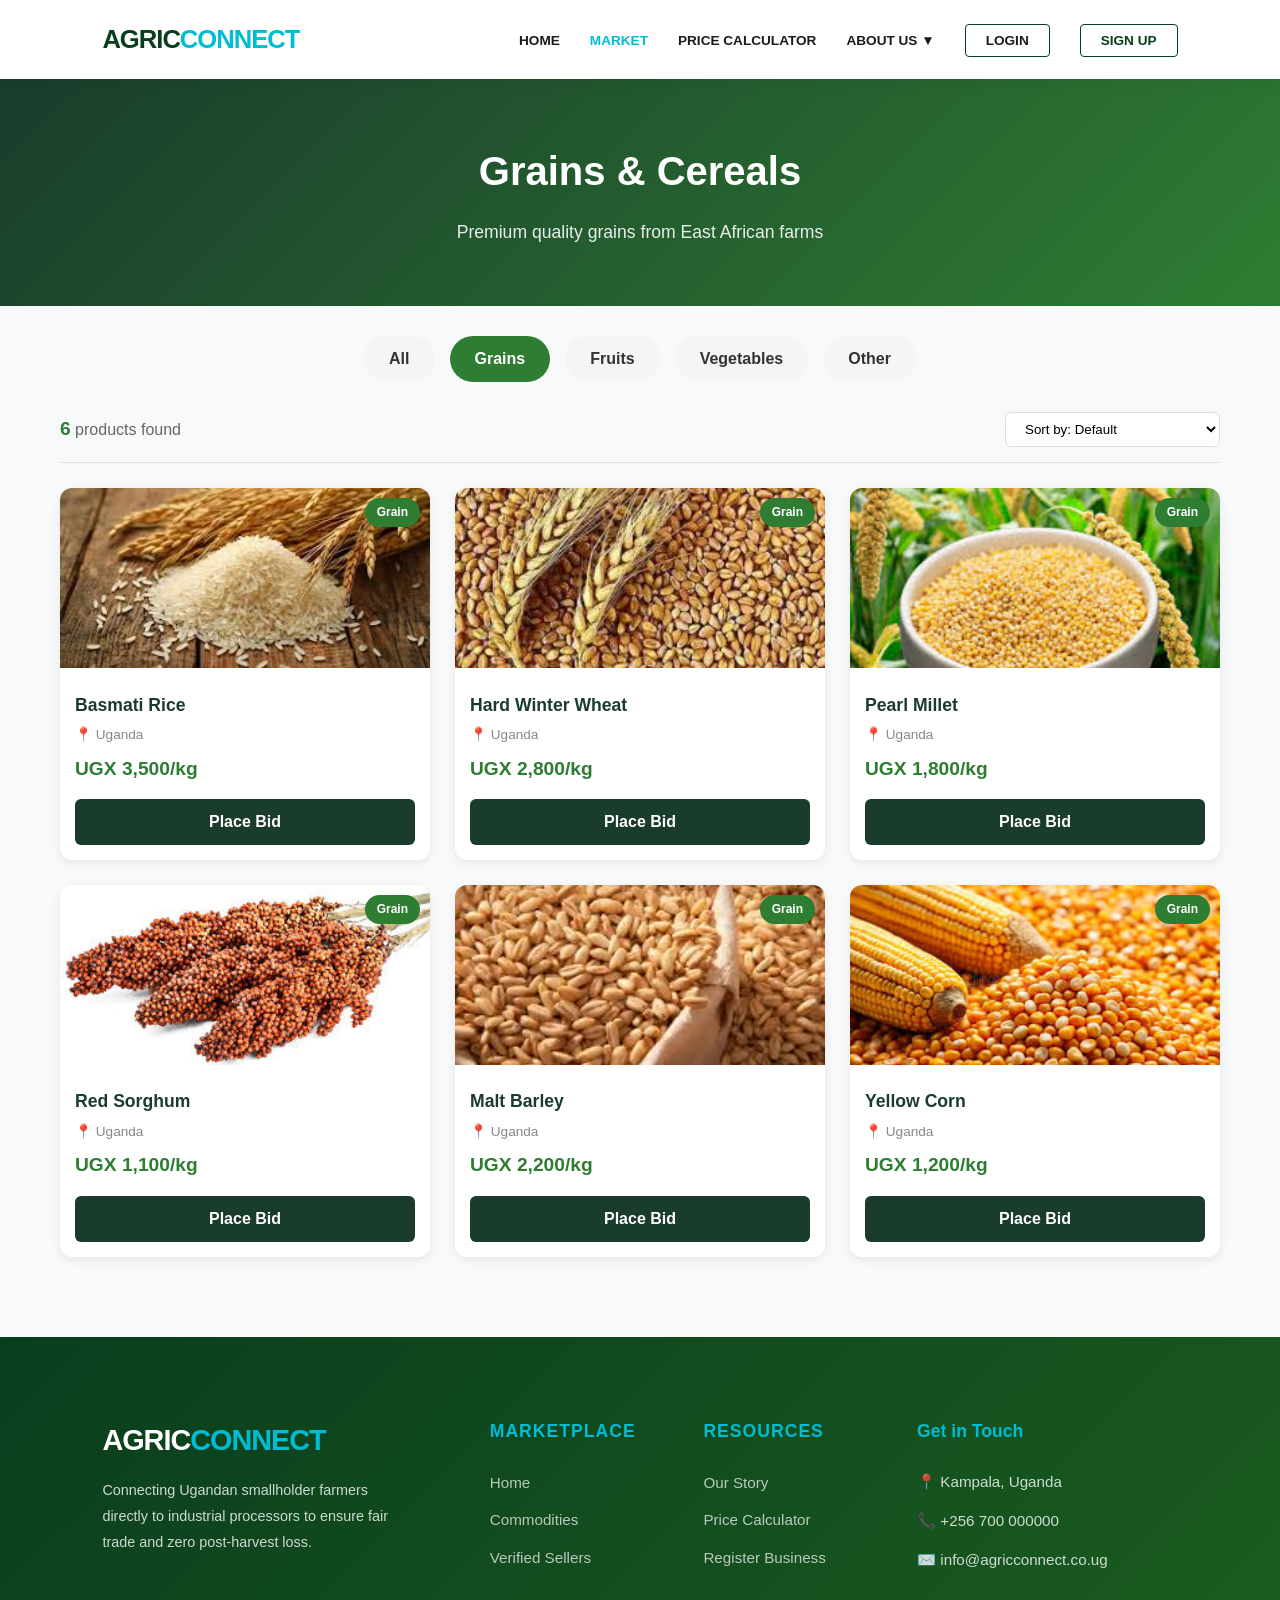
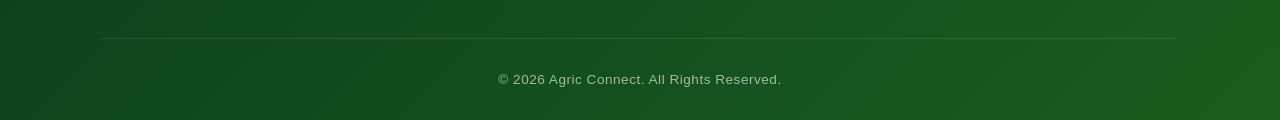
<file: grains.html>
<!DOCTYPE html>
<html lang="en">
<head>
    <meta charset="UTF-8">
    <title>Grains | Agric Connect</title>
    <link rel="stylesheet" href="style.css">
    <link rel="stylesheet" href="dropdown.css">
    <link rel="stylesheet" href="marketplace.css">
</head>
<body>

    <nav>
        <a href="index.html" class="logo">AGRIC<span>CONNECT</span></a>
        <ul class="nav-links">
            <li><a href="index.html">Home</a></li>
            <li><a href="marketplace.html" class="active">Market</a></li>
            <li><a href="price.html">Price Calculator</a></li>
            <li class="dropdown">
                <a href="javascript:void(0)" class="dropbtn">About Us ▼</a>
                <div class="dropdown-content">
                    <a href="about.html">Our Company</a>
                    <a href="our-team.html">Our Team</a>
                    <a href="faq.html">FAQ</a>
                </div>
           <li><a href="login.html" class="login-btn">LOGIN</a></li>
           <li><a href="signup.html" class="signup-btn">SIGN UP</a></li>
        </ul>
    </nav>

    <header class="marketplace-header">
        <h1>Grains & Cereals</h1>
        <p>Premium quality grains from East African farms</p>
    </header>

    <div class="category-nav">
        <a href="all-commodities.html" class="category-btn">All</a>
        <a href="grains.html" class="category-btn active">Grains</a>
        <a href="fruits.html" class="category-btn">Fruits</a>
        <a href="vegetables.html" class="category-btn">Vegetables</a>
        <a href="other.html" class="category-btn">Other</a>
    </div>

    <div class="market-grid-container">
        <div class="products-header">
            <div class="result-count"><span id="productCount">0</span> products found</div>
            <select id="sortSelect">
                <option value="default">Sort by: Default</option>
                <option value="price-low">Sort by: Price (Low to High)</option>
                <option value="price-high">Sort by: Price (High to Low)</option>
                <option value="name">Sort by: Name A-Z</option>
            </select>
        </div>

        <div class="products-grid" id="productsGrid"></div>
    </div>

    <footer>
        <div class="footer-grid">
            <div class="footer-brand">
                <h2>AGRIC<span>CONNECT</span></h2>
                <p>Connecting Ugandan smallholder farmers directly to industrial processors to ensure fair trade and zero post-harvest loss.</p>
            </div>
            <div class="footer-links">
                <h4>Marketplace</h4>
                <ul><li><a href="index.html">Home</a></li><li><a href="marketplace.html">Commodities</a></li><li><a href="farmers.html">Verified Sellers</a></li></ul>
            </div>
            <div class="footer-links">
                <h4>Resources</h4>
                <ul><li><a href="about.html">Our Story</a></li><li><a href="price.html">Price Calculator</a></li><li><a href="contact.html">Register Business</a></li></ul>
            </div>
            <div class="footer-contact">
                <h4>Get in Touch</h4>
                <p>📍 Kampala, Uganda</p>
                <p>📞 +256 700 000000</p>
                <p>✉️ info@agricconnect.co.ug</p>
            </div>
        </div>
        <div class="footer-bottom">&copy; 2026 Agric Connect. All Rights Reserved.</div>
    </footer>

    <script src="marketplace.js"></script>
      <script>
        document.addEventListener("DOMContentLoaded", () => {
            currentCategory = "grain";
            filterProducts();
            
            document.querySelectorAll(".category-nav .category-btn").forEach(btn => {
                btn.classList.remove("active");
                if (btn.getAttribute("href") === "grains.html") {
                    btn.classList.add("active");
                }
            });
        });
          currentCategory = "grain";
    filterAndSort();
    
    document.querySelectorAll(".category-nav .category-btn").forEach(btn => {
        btn.classList.remove("active");
        if (btn.textContent === "Grains") {
            btn.classList.add("active");
        }
    });
    </script>
</body>
</html>
</file>
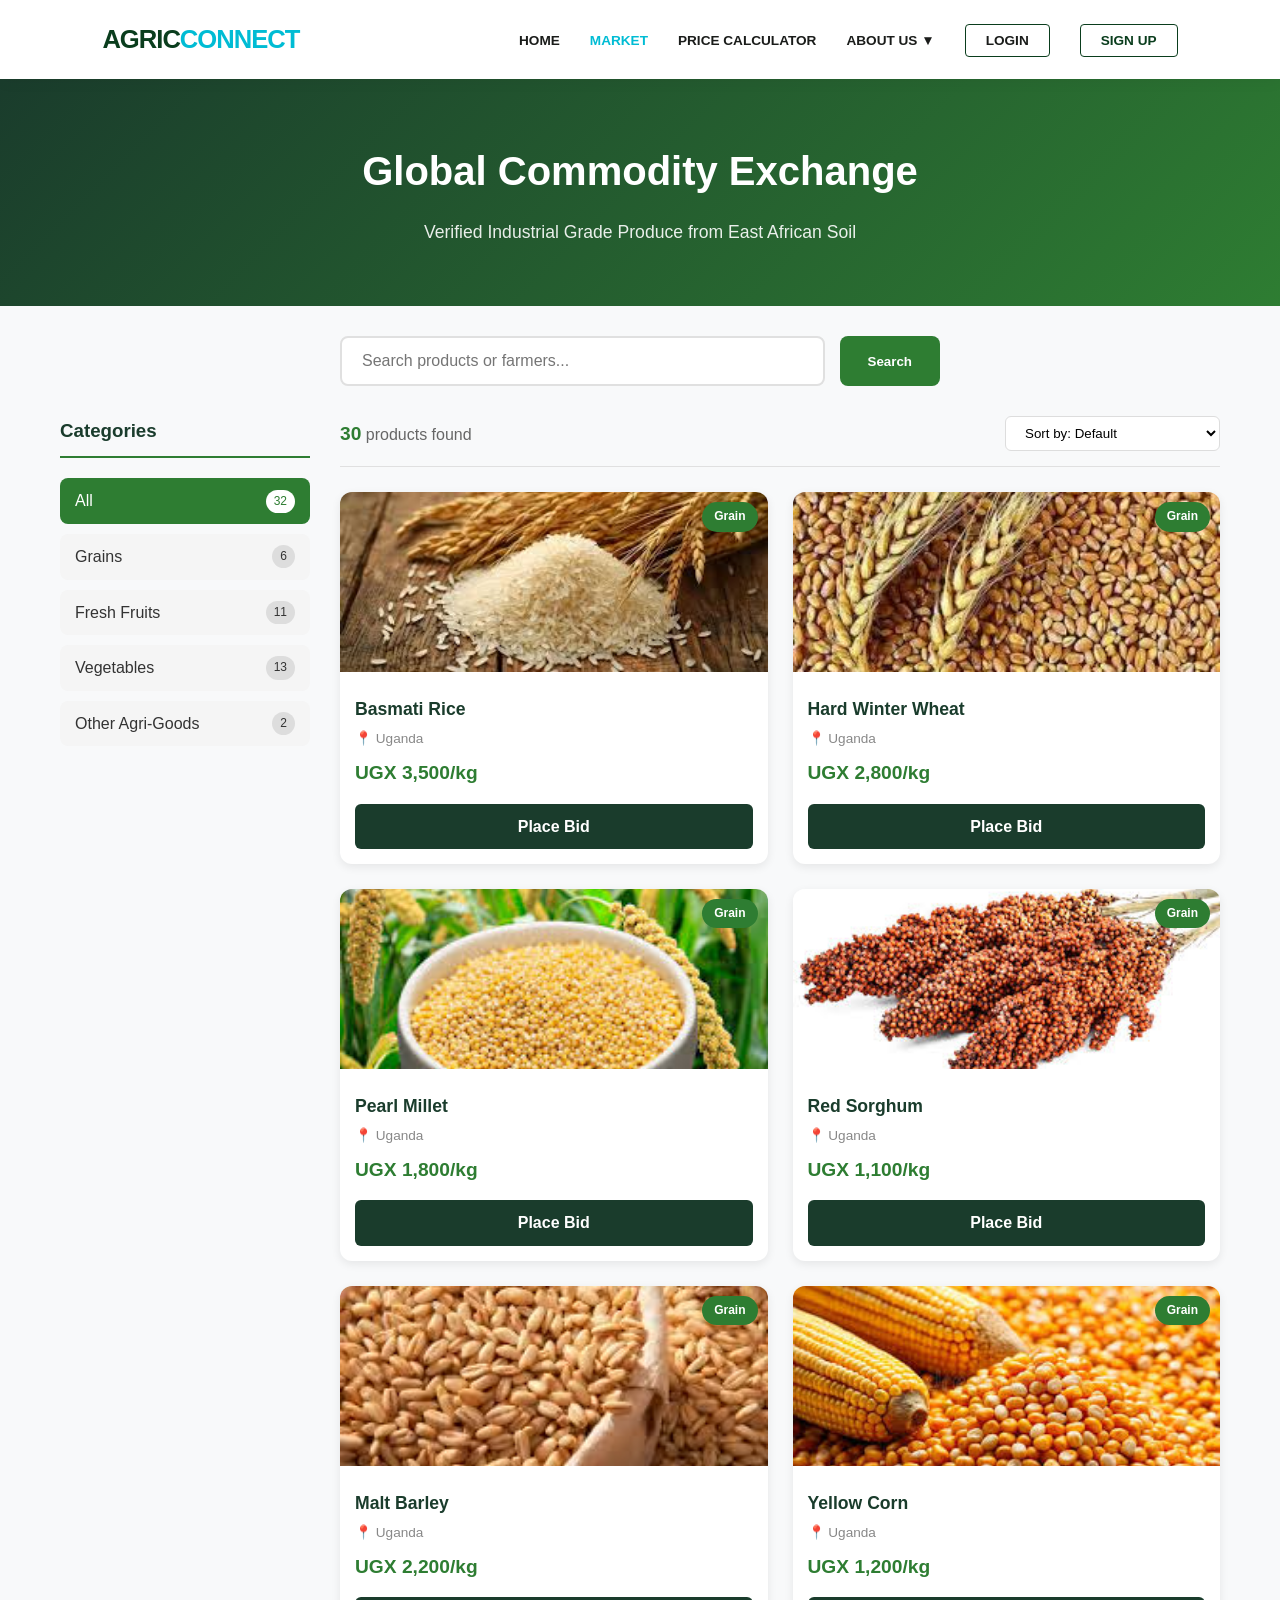
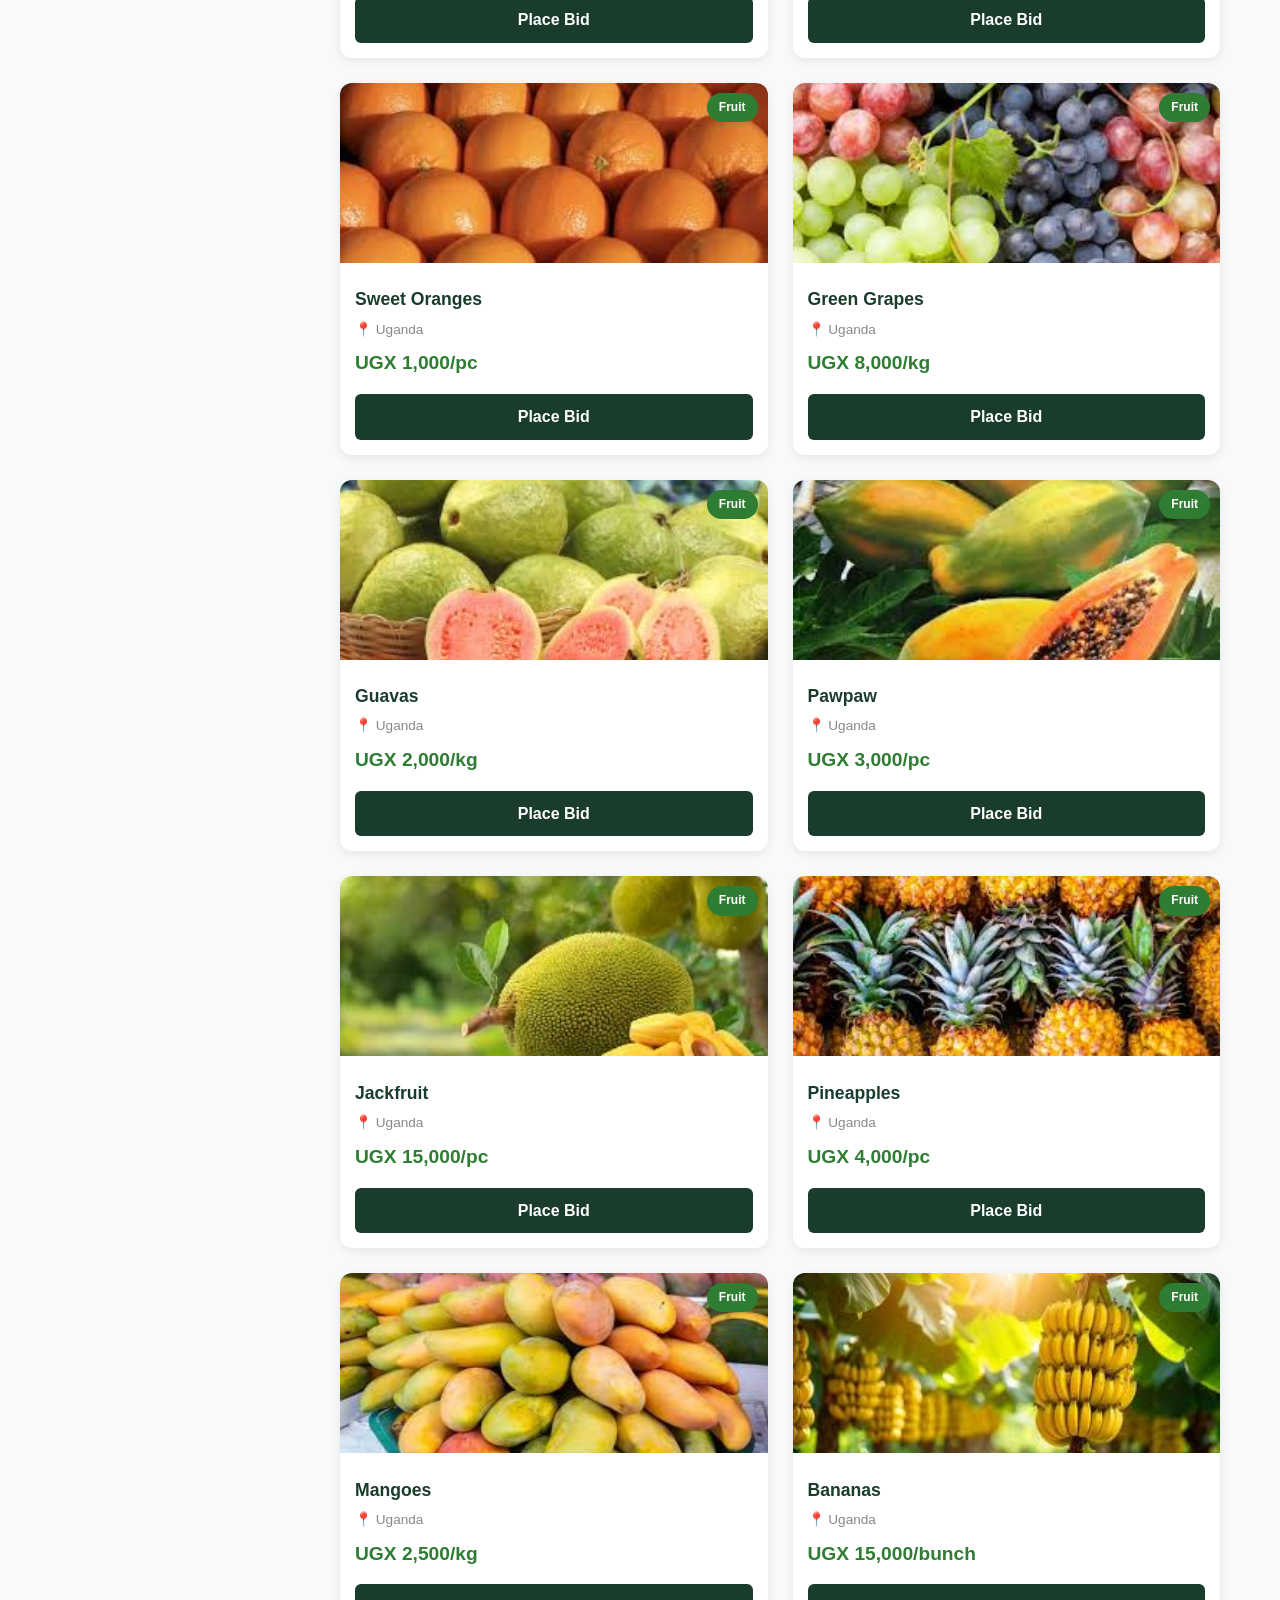
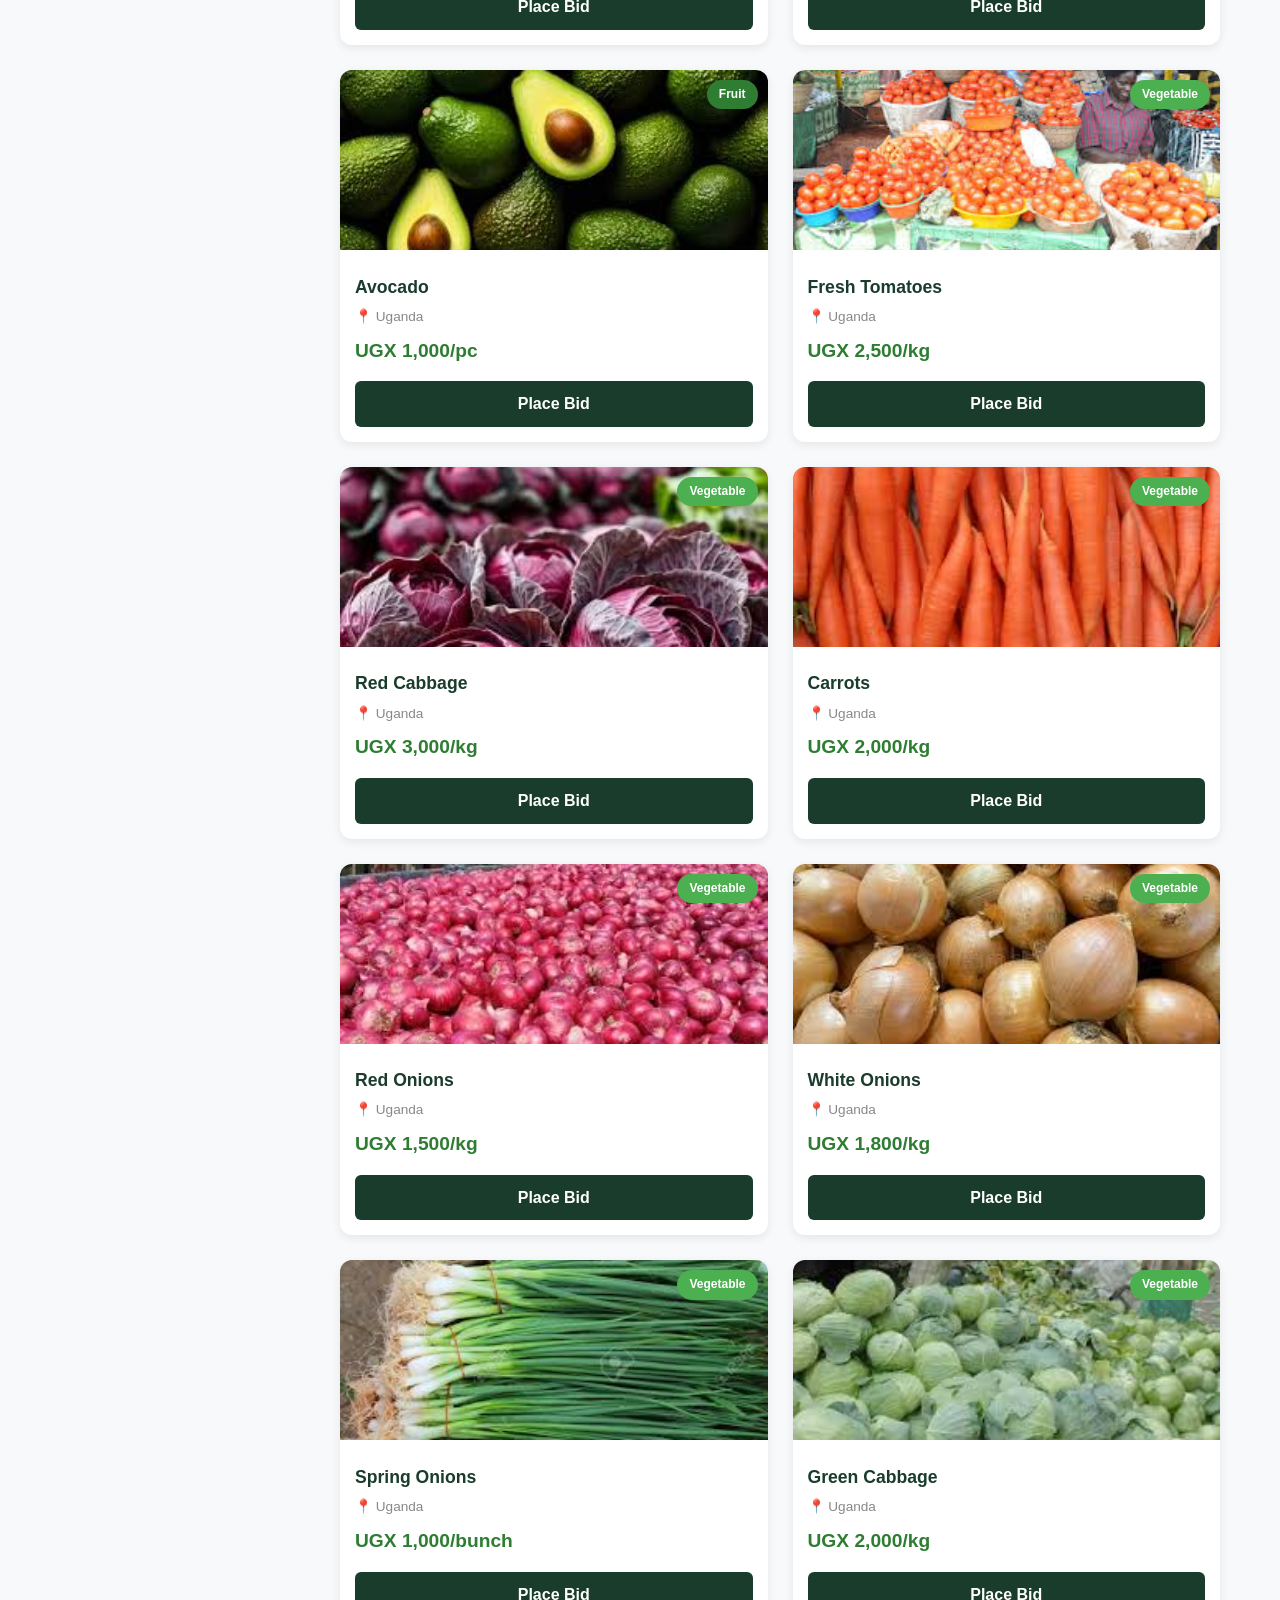
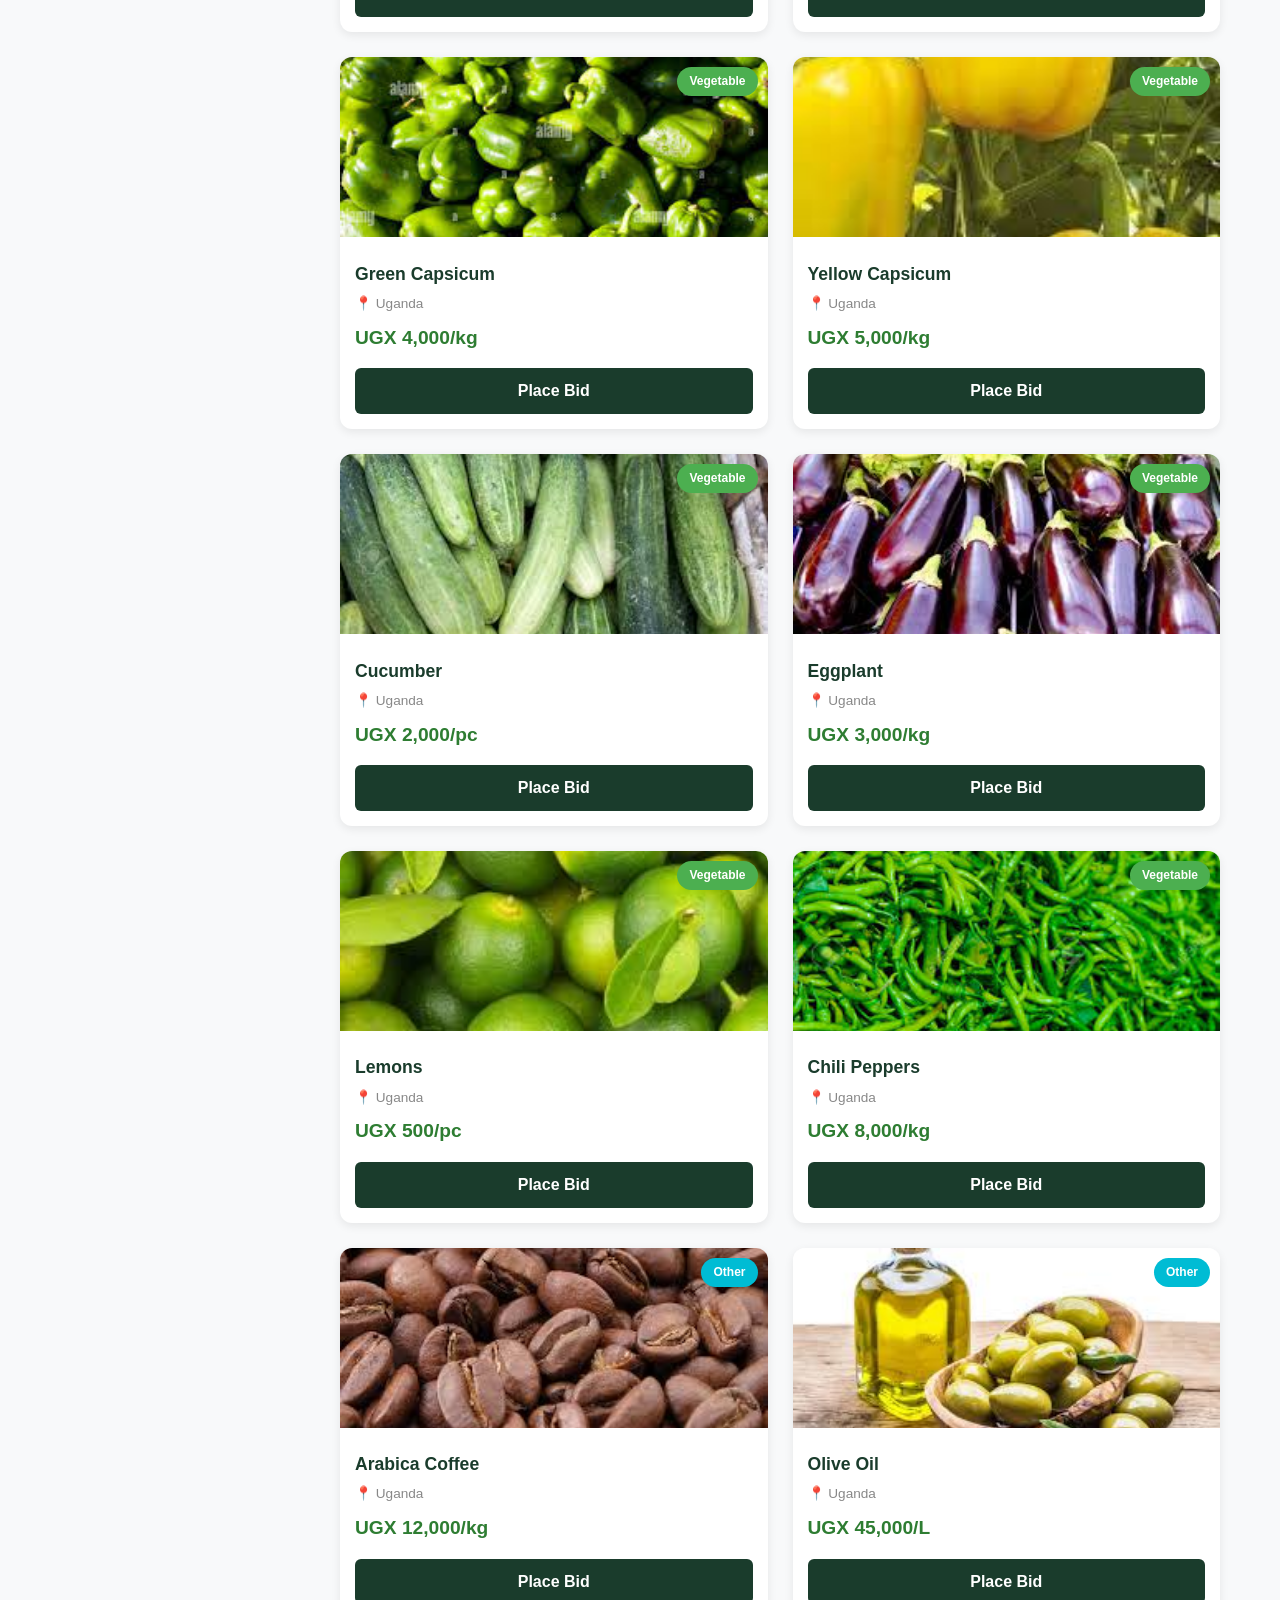
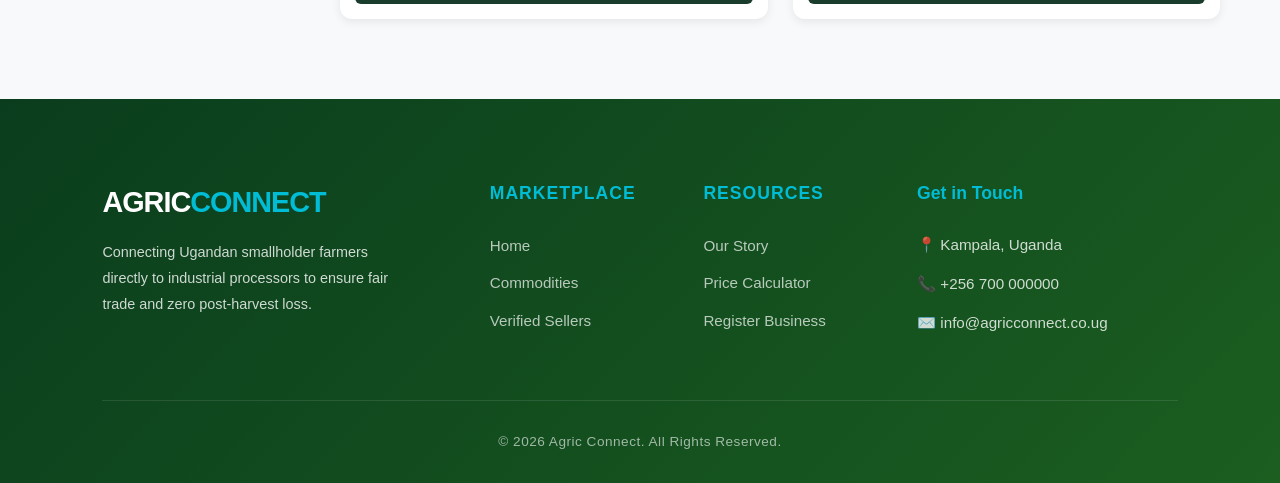
<file: marketplace.html>
<!DOCTYPE html>
<html lang="en">
<head>
    <meta charset="UTF-8">
    <title>Marketplace | Agric Connect</title>
    <link rel="stylesheet" href="style.css">
    <link rel="stylesheet" href="dropdown.css">
    <link rel="stylesheet" href="marketplace.css">
</head>
<body>

    <nav>
        <a href="index.html" class="logo">AGRIC<span>CONNECT</span></a>
        <ul class="nav-links">
            <li><a href="index.html">Home</a></li>
            <li><a href="marketplace.html" class="active">Market</a></li>
            <li><a href="price.html">Price Calculator</a></li>
            <li class="dropdown">
                <a href="javascript:void(0)" class="dropbtn">About Us ▼</a>
                <div class="dropdown-content">
                    <a href="about.html">Our Company</a>
                    <a href="our-team.html">Our Team</a>
                    <a href="faq.html">FAQ</a>
                </div>
            <li><a href="login.html" class="login-btn">LOGIN</a></li>
            <li><a href="signup.html" class="signup-btn">SIGN UP</a></li>
        </ul>
    </nav>

    <header class="marketplace-header">
        <h1>Global Commodity Exchange</h1>
        <p>Verified Industrial Grade Produce from East African Soil</p>
    </header>

    <div class="search-section">
        <div class="search-container">
            <input type="text" id="searchInput" placeholder="Search products or farmers...">
            <button id="searchBtn">Search</button>
        </div>
    </div>

    <div class="marketplace-layout">
        <aside class="categories-sidebar">
            <h3>Categories</h3>
            <ul class="category-list">
                <li><a href="#" data-category="all" class="active">All <span class="count">32</span></a></li>
                <li><a href="#" data-category="grain">Grains <span class="count">6</span></a></li>
                <li><a href="#" data-category="fruit">Fresh Fruits <span class="count">11</span></a></li>
                <li><a href="#" data-category="vegetable">Vegetables <span class="count">13</span></a></li>
                <li><a href="#" data-category="other">Other Agri-Goods <span class="count">2</span></a></li>
            </ul>
        </aside>

        <div class="products-section">
            <div class="products-header">
                <div class="result-count"><span id="productCount">30</span> products found</div>
                <select id="sortSelect">
                    <option value="default">Sort by: Default</option>
                    <option value="price-low">Sort by: Price (Low to High)</option>
                    <option value="price-high">Sort by: Price (High to Low)</option>
                    <option value="name">Sort by: Name A-Z</option>
                </select>
            </div>

            <div class="products-grid" id="productsGrid"></div>
        </div>
    </div>

    <footer>
        <div class="footer-grid">
            <div class="footer-brand">
                <h2>AGRIC<span>CONNECT</span></h2>
                <p>Connecting Ugandan smallholder farmers directly to industrial processors to ensure fair trade and zero post-harvest loss.</p>
            </div>
            <div class="footer-links">
                <h4>Marketplace</h4>
                <ul><li><a href="index.html">Home</a></li><li><a href="marketplace.html">Commodities</a></li><li><a href="farmers.html">Verified Sellers</a></li></ul>
            </div>
            <div class="footer-links">
                <h4>Resources</h4>
                <ul><li><a href="about.html">Our Story</a></li><li><a href="price.html">Price Calculator</a></li><li><a href="contact.html">Register Business</a></li></ul>
            </div>
            <div class="footer-contact">
                <h4>Get in Touch</h4>
                <p>📍 Kampala, Uganda</p>
                <p>📞 +256 700 000000</p>
                <p>✉️ info@agricconnect.co.ug</p>
            </div>
        </div>
        <div class="footer-bottom">&copy; 2026 Agric Connect. All Rights Reserved.</div>
    </footer>

    <!-- External JavaScript -->
    <script src="marketplace.js"></script>
</body>
</html>
</file>
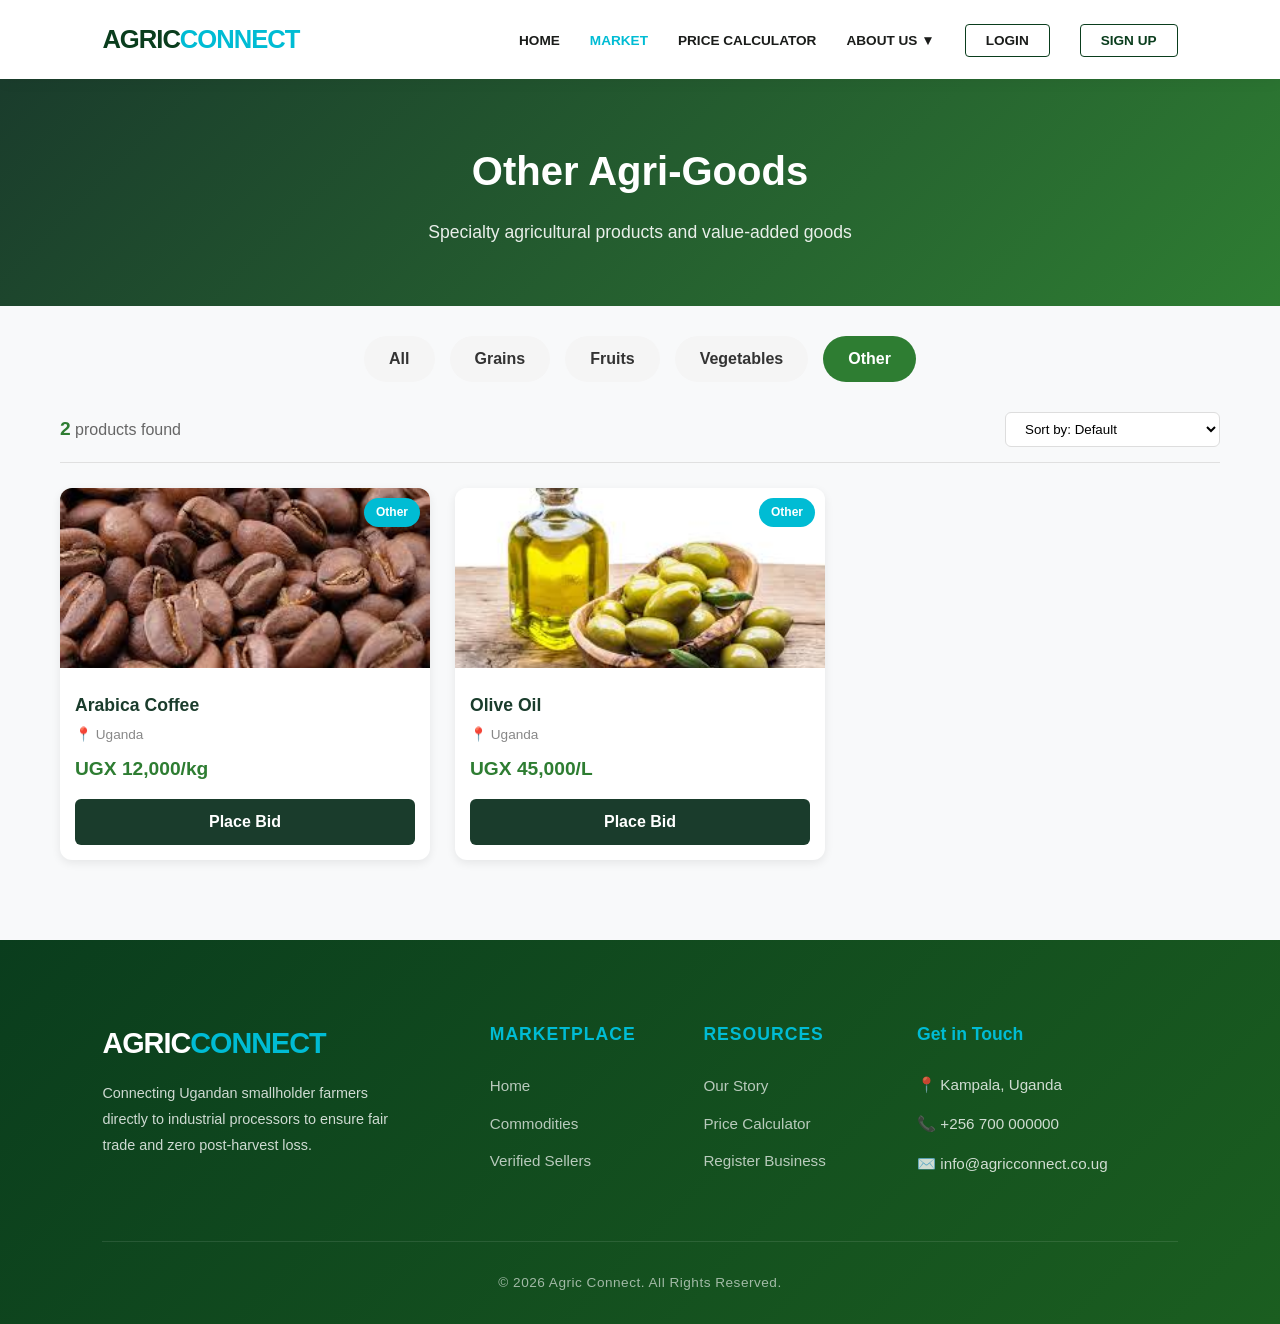
<file: other.html>
<!DOCTYPE html>
<html lang="en">
<head>
    <meta charset="UTF-8">
    <title>Other Agri-Goods | Agric Connect</title>
    <link rel="stylesheet" href="style.css">
    <link rel="stylesheet" href="dropdown.css">
    <link rel="stylesheet" href="marketplace.css">
</head>
<body>

    <nav>
        <a href="index.html" class="logo">AGRIC<span>CONNECT</span></a>
        <ul class="nav-links">
            <li><a href="index.html">Home</a></li>
            <li><a href="marketplace.html" class="active">Market</a></li>
            <li><a href="price.html">Price Calculator</a></li>
            <li class="dropdown">
                <a href="javascript:void(0)" class="dropbtn">About Us ▼</a>
                <div class="dropdown-content">
                    <a href="about.html">Our Company</a>
                    <a href="our-team.html">Our Team</a>
                    <a href="faq.html">FAQ</a>
                </div>
           <li><a href="login.html" class="login-btn">LOGIN</a></li>
           <li><a href="signup.html" class="signup-btn">SIGN UP</a></li>
        </ul>
    </nav>

    <header class="marketplace-header">
        <h1>Other Agri-Goods</h1>
        <p>Specialty agricultural products and value-added goods</p>
    </header>

    <div class="category-nav">
        <a href="all-commodities.html" class="category-btn">All</a>
        <a href="grains.html" class="category-btn">Grains</a>
        <a href="fruits.html" class="category-btn">Fruits</a>
        <a href="vegetables.html" class="category-btn">Vegetables</a>
        <a href="other.html" class="category-btn active">Other</a>
    </div>

    <div class="market-grid-container">
        <div class="products-header">
            <div class="result-count"><span id="productCount">0</span> products found</div>
            <select id="sortSelect">
                <option value="default">Sort by: Default</option>
                <option value="price-low">Sort by: Price (Low to High)</option>
                <option value="price-high">Sort by: Price (High to Low)</option>
                <option value="name">Sort by: Name A-Z</option>
            </select>
        </div>

        <div class="products-grid" id="productsGrid"></div>
    </div>

    <footer>
        <div class="footer-grid">
            <div class="footer-brand">
                <h2>AGRIC<span>CONNECT</span></h2>
                <p>Connecting Ugandan smallholder farmers directly to industrial processors to ensure fair trade and zero post-harvest loss.</p>
            </div>
            <div class="footer-links">
                <h4>Marketplace</h4>
                <ul><li><a href="index.html">Home</a></li><li><a href="marketplace.html">Commodities</a></li><li><a href="farmers.html">Verified Sellers</a></li></ul>
            </div>
            <div class="footer-links">
                <h4>Resources</h4>
                <ul><li><a href="about.html">Our Story</a></li><li><a href="price.html">Price Calculator</a></li><li><a href="contact.html">Register Business</a></li></ul>
            </div>
            <div class="footer-contact">
                <h4>Get in Touch</h4>
                <p>📍 Kampala, Uganda</p>
                <p>📞 +256 700 000000</p>
                <p>✉️ info@agricconnect.co.ug</p>
            </div>
        </div>
        <div class="footer-bottom">&copy; 2026 Agric Connect. All Rights Reserved.</div>
    </footer>

    <script src="marketplace.js"></script>
    <script>
        document.addEventListener("DOMContentLoaded", () => {
            currentCategory = "other";
            filterProducts();
            
            document.querySelectorAll(".category-nav .category-btn").forEach(btn => {
                btn.classList.remove("active");
                if (btn.getAttribute("href") === "other.html") {
                    btn.classList.add("active");
                }
            });
        });
         currentCategory = "other";
    filterAndSort();
    
    document.querySelectorAll(".category-nav .category-btn").forEach(btn => {
        btn.classList.remove("active");
        if (btn.textContent === "Other") {
            btn.classList.add("active");
        }
    });
    </script>
</body>
</html>
</file>
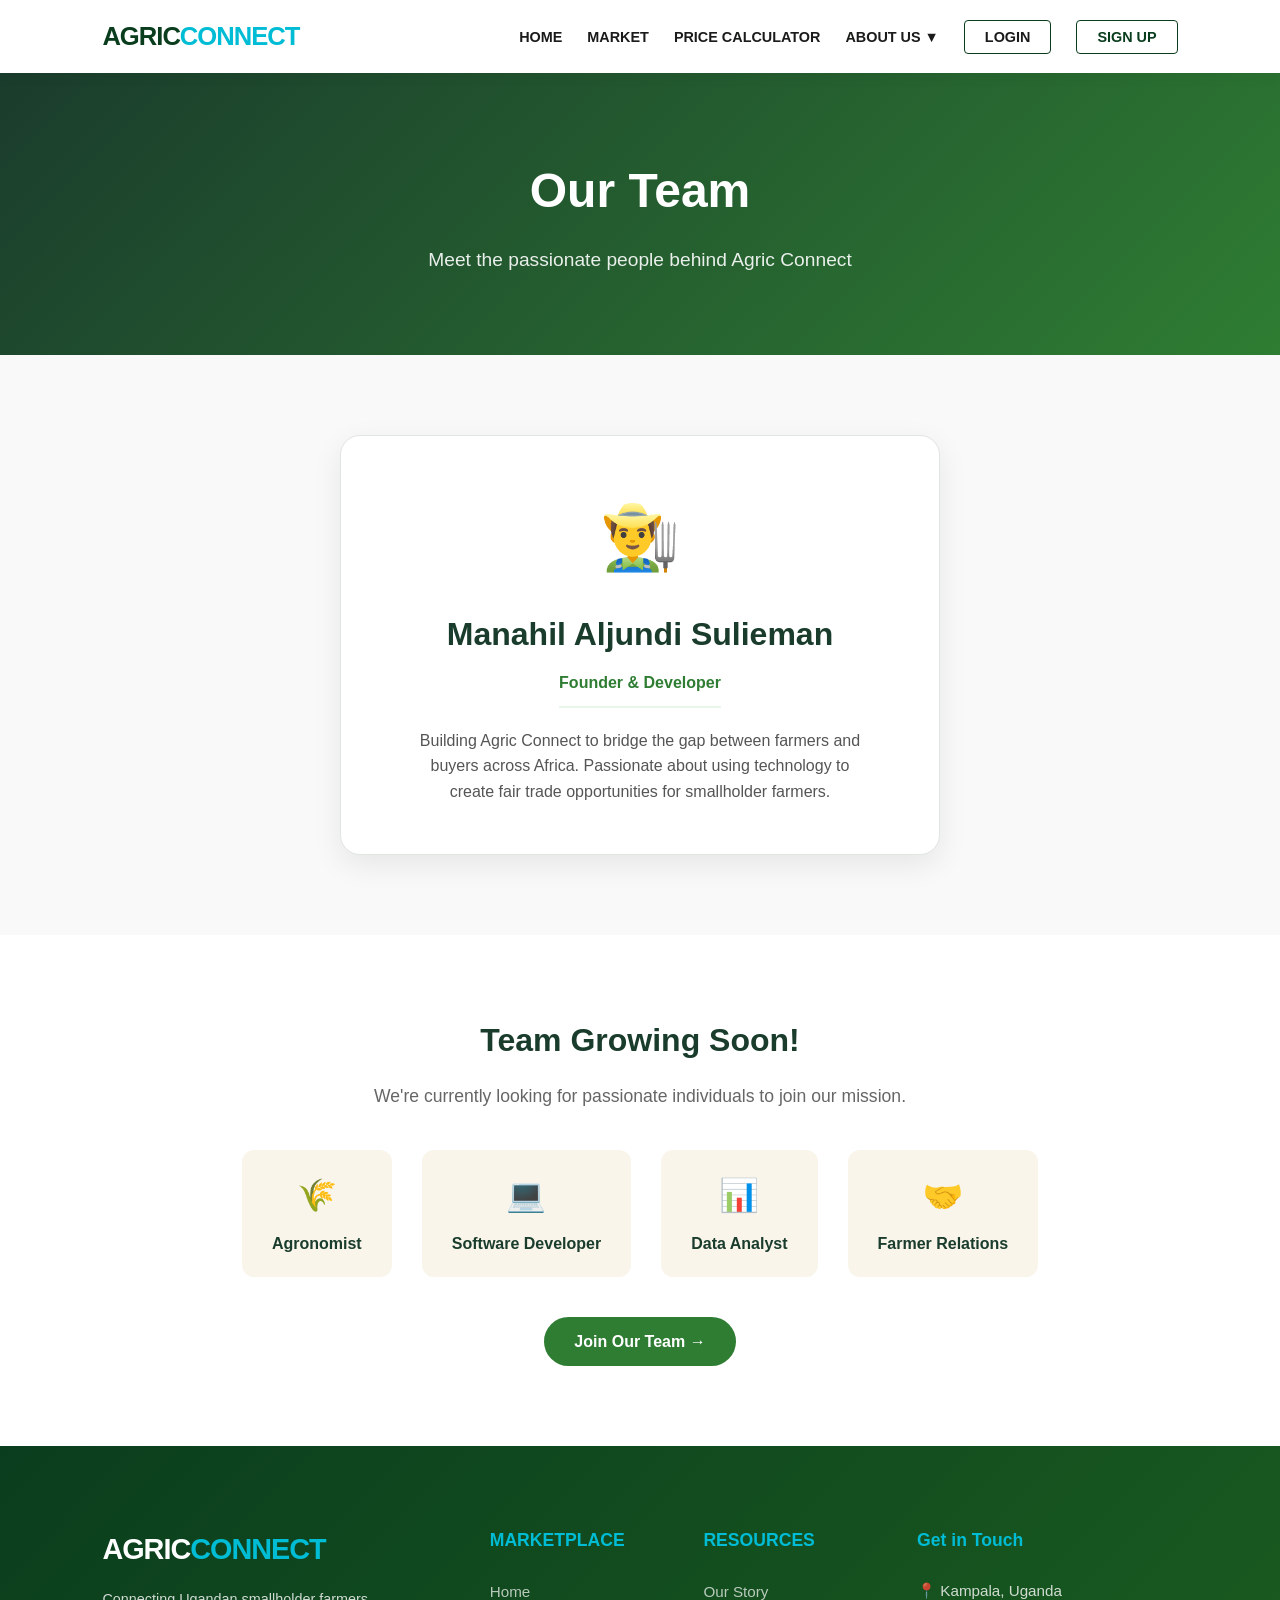
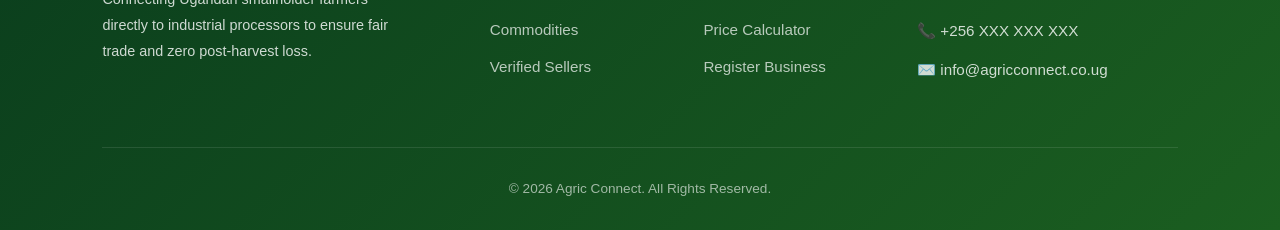
<file: our team.html>
<!DOCTYPE html>
<html lang="en">
<head>
    <meta charset="UTF-8">
    <title>Our Team | Agric Connect</title>
    <link rel="stylesheet" href="style.css">
    <link rel="stylesheet" href="dropdown.css">
    <link rel="stylesheet" href="our team.css">
</head>
<body>

    <!-- Navigation with Dropdown -->
    <nav>
        <a href="index.html" class="logo">AGRIC<span>CONNECT</span></a>
        <ul class="nav-links">
            <li><a href="index.html">HOME</a></li>
            <li><a href="marketplace.html">MARKET</a></li>
            <li><a href="price.html">PRICE CALCULATOR</a></li>
            <li class="dropdown">
                <a href="javascript:void(0)" class="dropbtn">ABOUT US ▼</a>
                <div class="dropdown-content">
                    <a href="about.html">OUR COMPANY</a>
                    <a href="our team.html">OUR TEAM</a>
                    <a href="faq.html">FAQ</a>
                </div>
           <li><a href="login.html" class="login-btn">LOGIN</a></li>
           <li><a href="signup.html" class="signup-btn">SIGN UP</a></li>
        </ul>
    </nav>

    <!-- Page Header -->
    <section class="page-header">
        <h1>Our Team</h1>
        <p>Meet the passionate people behind Agric Connect</p>
    </section>

    <!-- Founder Section -->
    <section class="team-section">
        <div class="container">
            <div class="founder-card">
                <div class="founder-icon">👨‍🌾</div>
                <h2>Manahil Aljundi Sulieman</h2>
                <span class="founder-title">Founder & Developer</span>
                <p>Building Agric Connect to bridge the gap between farmers and buyers across Africa. Passionate about using technology to create fair trade opportunities for smallholder farmers.</p>
            </div>
        </div>
    </section>

    <!-- Coming Soon Section -->
    <section class="coming-soon">
        <div class="container">
            <h2>Team Growing Soon!</h2>
            <p>We're currently looking for passionate individuals to join our mission.</p>
            <div class="roles">
                <div class="role">
                    <span>🌾</span>
                    <h4>Agronomist</h4>
                </div>
                <div class="role">
                    <span>💻</span>
                    <h4>Software Developer</h4>
                </div>
                <div class="role">
                    <span>📊</span>
                    <h4>Data Analyst</h4>
                </div>
                <div class="role">
                    <span>🤝</span>
                    <h4>Farmer Relations</h4>
                </div>
            </div>
            <a href="contact.html" class="btn">Join Our Team →</a>
        </div>
    </section>

    <!-- Footer -->
    <footer>
        <div class="footer-grid">
            <div class="footer-brand">
                <h2>AGRIC<span>CONNECT</span></h2>
                <p>Connecting Ugandan smallholder farmers directly to industrial processors to ensure fair trade and zero post-harvest loss.</p>
            </div>
            <div class="footer-links">
                <h4>Marketplace</h4>
                <ul><li><a href="index.html">Home</a></li><li><a href="marketplace.html">Commodities</a></li><li><a href="farmers.html">Verified Sellers</a></li></ul>
            </div>
            <div class="footer-links">
                <h4>Resources</h4>
                <ul><li><a href="about.html">Our Story</a></li><li><a href="price.html">Price Calculator</a></li><li><a href="contact.html">Register Business</a></li></ul>
            </div>
            <div class="footer-contact">
                <h4>Get in Touch</h4>
                <p>📍 Kampala, Uganda</p>
                <p>📞 +256 XXX XXX XXX</p>
                <p>✉️ info@agricconnect.co.ug</p>
            </div>
        </div>
        <div class="footer-bottom">&copy; 2026 Agric Connect. All Rights Reserved.</div>
    </footer>
</body>
</html>
</file>
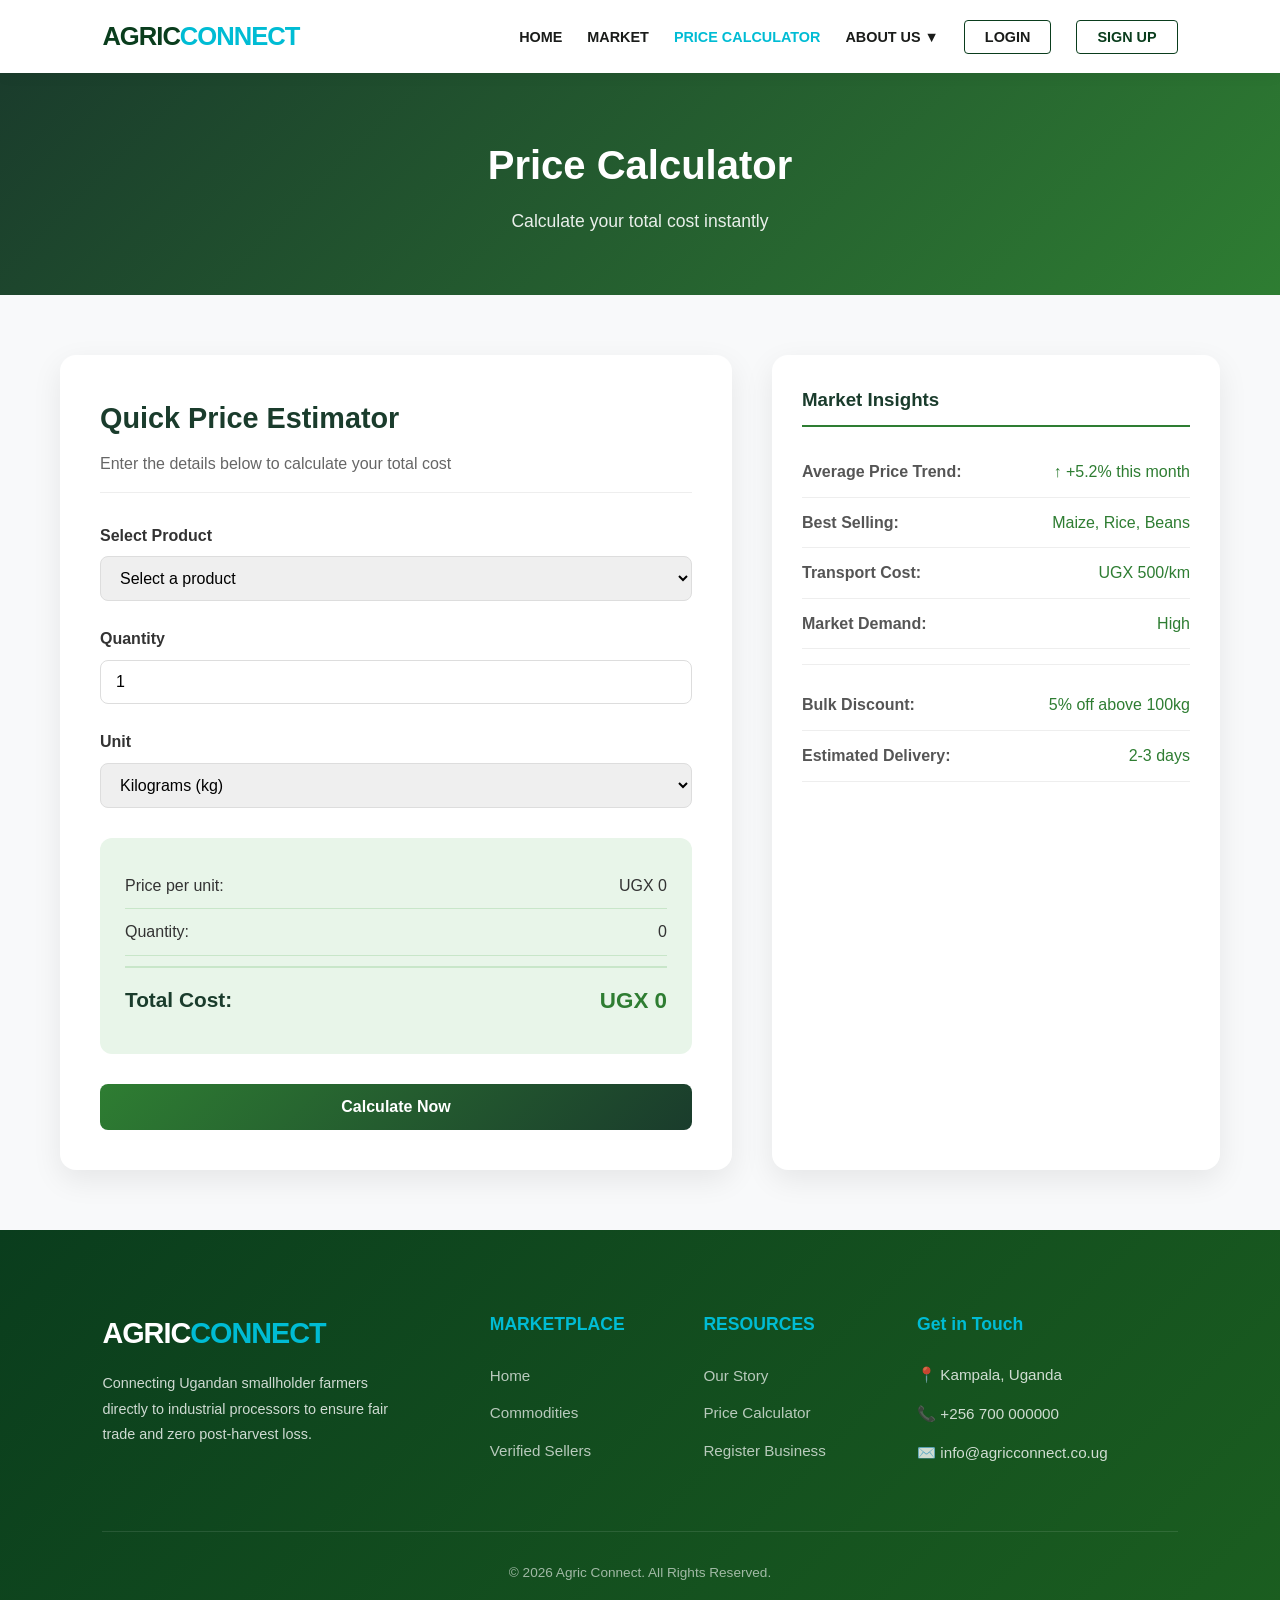
<file: price.html>
<!DOCTYPE html>
<html lang="en">
<head>
    <meta charset="UTF-8">
    <meta name="viewport" content="width=device-width, initial-scale=1.0">
    <title>Price Calculator | Agric Connect</title>
    <link rel="stylesheet" href="style.css">
    <link rel="stylesheet" href="dropdown.css">
    <link rel="stylesheet" href="price.css">
</head>
<body>

    <nav>
        <a href="index.html" class="logo">AGRIC<span>CONNECT</span></a>
        <ul class="nav-links">
            <li><a href="index.html">HOME</a></li>
            <li><a href="marketplace.html">MARKET</a></li>
            <li><a href="price.html" class="active">PRICE CALCULATOR</a></li>
            <li class="dropdown">
                <a href="javascript:void(0)" class="dropbtn">ABOUT US ▼</a>
                <div class="dropdown-content">
                    <a href="about.html">OUR COMPANY</a>
                    <a href="our team.html">OUR TEAM</a>
                    <a href="faq.html">FAQ</a>
                </div>
            </li>
            <li><a href="login.html" class="login-btn">LOGIN</a></li>
            <li><a href="signup.html" class="signup-btn">SIGN UP</a></li>
        </ul>
    </nav>

    <header class="price-hero">
        <h1>Price Calculator</h1>
        <p>Calculate your total cost instantly</p>
    </header>

    <div class="calculator-container">
        <div class="calculator-card">
            <h2>Quick Price Estimator</h2>
            <p>Enter the details below to calculate your total cost</p>

            <div class="form-group">
                <label>Select Product</label>
                <select id="productSelect">
                    <option value="0">Select a product</option>
                    <option value="3500">Basmati Rice (UGX 3,500/kg)</option>
                    <option value="2800">Hard Winter Wheat (UGX 2,800/kg)</option>
                    <option value="1800">Pearl Millet (UGX 1,800/kg)</option>
                    <option value="1100">Red Sorghum (UGX 1,100/kg)</option>
                    <option value="2200">Malt Barley (UGX 2,200/kg)</option>
                    <option value="1200">Yellow Corn (UGX 1,200/kg)</option>
                    <option value="1000">Sweet Oranges (UGX 1,000/pc)</option>
                    <option value="8000">Green Grapes (UGX 8,000/kg)</option>
                    <option value="2000">Guavas (UGX 2,000/kg)</option>
                    <option value="3000">Pawpaw (UGX 3,000/pc)</option>
                    <option value="15000">Jackfruit (UGX 15,000/pc)</option>
                    <option value="4000">Pineapples (UGX 4,000/pc)</option>
                    <option value="2500">Mangoes (UGX 2,500/kg)</option>
                    <option value="15000">Bananas (UGX 15,000/bunch)</option>
                    <option value="2500">Fresh Tomatoes (UGX 2,500/kg)</option>
                    <option value="3000">Red Cabbage (UGX 3,000/kg)</option>
                    <option value="2000">Carrots (UGX 2,000/kg)</option>
                    <option value="1500">Red Onions (UGX 1,500/kg)</option>
                    <option value="1800">White Onions (UGX 1,800/kg)</option>
                    <option value="2000">Green Cabbage (UGX 2,000/kg)</option>
                    <option value="4000">Green Capsicum (UGX 4,000/kg)</option>
                    <option value="5000">Yellow Capsicum (UGX 5,000/kg)</option>
                    <option value="2000">Cucumber (UGX 2,000/pc)</option>
                    <option value="3000">Eggplant (UGX 3,000/kg)</option>
                    <option value="500">Lemons (UGX 500/pc)</option>
                    <option value="8000">Chili Peppers (UGX 8,000/kg)</option>
                    <option value="12000">Arabica Coffee (UGX 12,000/kg)</option>
                    <option value="45000">Olive Oil (UGX 45,000/L)</option>
                </select>
            </div>

            <div class="form-group">
                <label>Quantity</label>
                <input type="number" id="quantity" placeholder="Enter quantity" value="1" min="1">
            </div>

            <div class="form-group">
                <label>Unit</label>
                <select id="unit">
                    <option value="kg">Kilograms (kg)</option>
                    <option value="pc">Pieces (pc)</option>
                    <option value="bunch">Bunch</option>
                    <option value="L">Litres (L)</option>
                </select>
            </div>

            <div class="result-box">
                <div class="result-row">
                    <span>Price per unit:</span>
                    <span id="pricePerUnit">UGX 0</span>
                </div>
                <div class="result-row">
                    <span>Quantity:</span>
                    <span id="quantityDisplay">0</span>
                </div>
                <div class="result-row total">
                    <span>Total Cost:</span>
                    <span id="totalCost">UGX 0</span>
                </div>
            </div>

            <button class="calculate-btn" onclick="calculatePrice()">Calculate Now</button>
        </div>

        <div class="info-card">
            <h3>Market Insights</h3>
            <div class="insight-item">
                <span class="insight-label">Average Price Trend:</span>
                <span class="insight-value">↑ +5.2% this month</span>
            </div>
            <div class="insight-item">
                <span class="insight-label">Best Selling:</span>
                <span class="insight-value">Maize, Rice, Beans</span>
            </div>
            <div class="insight-item">
                <span class="insight-label">Transport Cost:</span>
                <span class="insight-value">UGX 500/km</span>
            </div>
            <div class="insight-item">
                <span class="insight-label">Market Demand:</span>
                <span class="insight-value">High</span>
            </div>
            <hr>
            <div class="insight-item">
                <span class="insight-label">Bulk Discount:</span>
                <span class="insight-value">5% off above 100kg</span>
            </div>
            <div class="insight-item">
                <span class="insight-label">Estimated Delivery:</span>
                <span class="insight-value">2-3 days</span>
            </div>
        </div>
    </div>

    <footer>
        <div class="footer-grid">
            <div class="footer-brand">
                <h2>AGRIC<span>CONNECT</span></h2>
                <p>Connecting Ugandan smallholder farmers directly to industrial processors to ensure fair trade and zero post-harvest loss.</p>
            </div>
            <div class="footer-links">
                <h4>Marketplace</h4>
                <ul>
                    <li><a href="index.html">Home</a></li>
                    <li><a href="marketplace.html">Commodities</a></li>
                    <li><a href="farmers.html">Verified Sellers</a></li>
                </ul>
            </div>
            <div class="footer-links">
                <h4>Resources</h4>
                <ul>
                    <li><a href="about.html">Our Story</a></li>
                    <li><a href="price.html">Price Calculator</a></li>
                    <li><a href="contact.html">Register Business</a></li>
                </ul>
            </div>
            <div class="footer-contact">
                <h4>Get in Touch</h4>
                <p>📍 Kampala, Uganda</p>
                <p>📞 +256 700 000000</p>
                <p>✉️ info@agricconnect.co.ug</p>
            </div>
        </div>
        <div class="footer-bottom">&copy; 2026 Agric Connect. All Rights Reserved.</div>
    </footer>

    <script>
        function calculatePrice() {
            const productSelect = document.getElementById('productSelect');
            const quantity = document.getElementById('quantity').value;
            const unit = document.getElementById('unit').value;
            
            const price = parseFloat(productSelect.value);
            const qty = parseFloat(quantity);
            
            if (price === 0 || isNaN(price)) {
                alert('Please select a product');
                return;
            }
            
            if (isNaN(qty) || qty <= 0) {
                alert('Please enter a valid quantity');
                return;
            }
            
            const total = price * qty;
            
            // Get the selected product name
            const selectedOption = productSelect.options[productSelect.selectedIndex];
            const productName = selectedOption.text;
            
            document.getElementById('pricePerUnit').innerHTML = `UGX ${price.toLocaleString()}/${unit}`;
            document.getElementById('quantityDisplay').innerHTML = `${qty} ${unit}`;
            document.getElementById('totalCost').innerHTML = `UGX ${total.toLocaleString()}`;
        }
        
        // Auto-calculate when quantity changes
        document.getElementById('quantity').addEventListener('input', calculatePrice);
        document.getElementById('productSelect').addEventListener('change', calculatePrice);
        document.getElementById('unit').addEventListener('change', calculatePrice);
        
        // Initial calculation
        calculatePrice();
    </script>
</body>
</html>
</file>
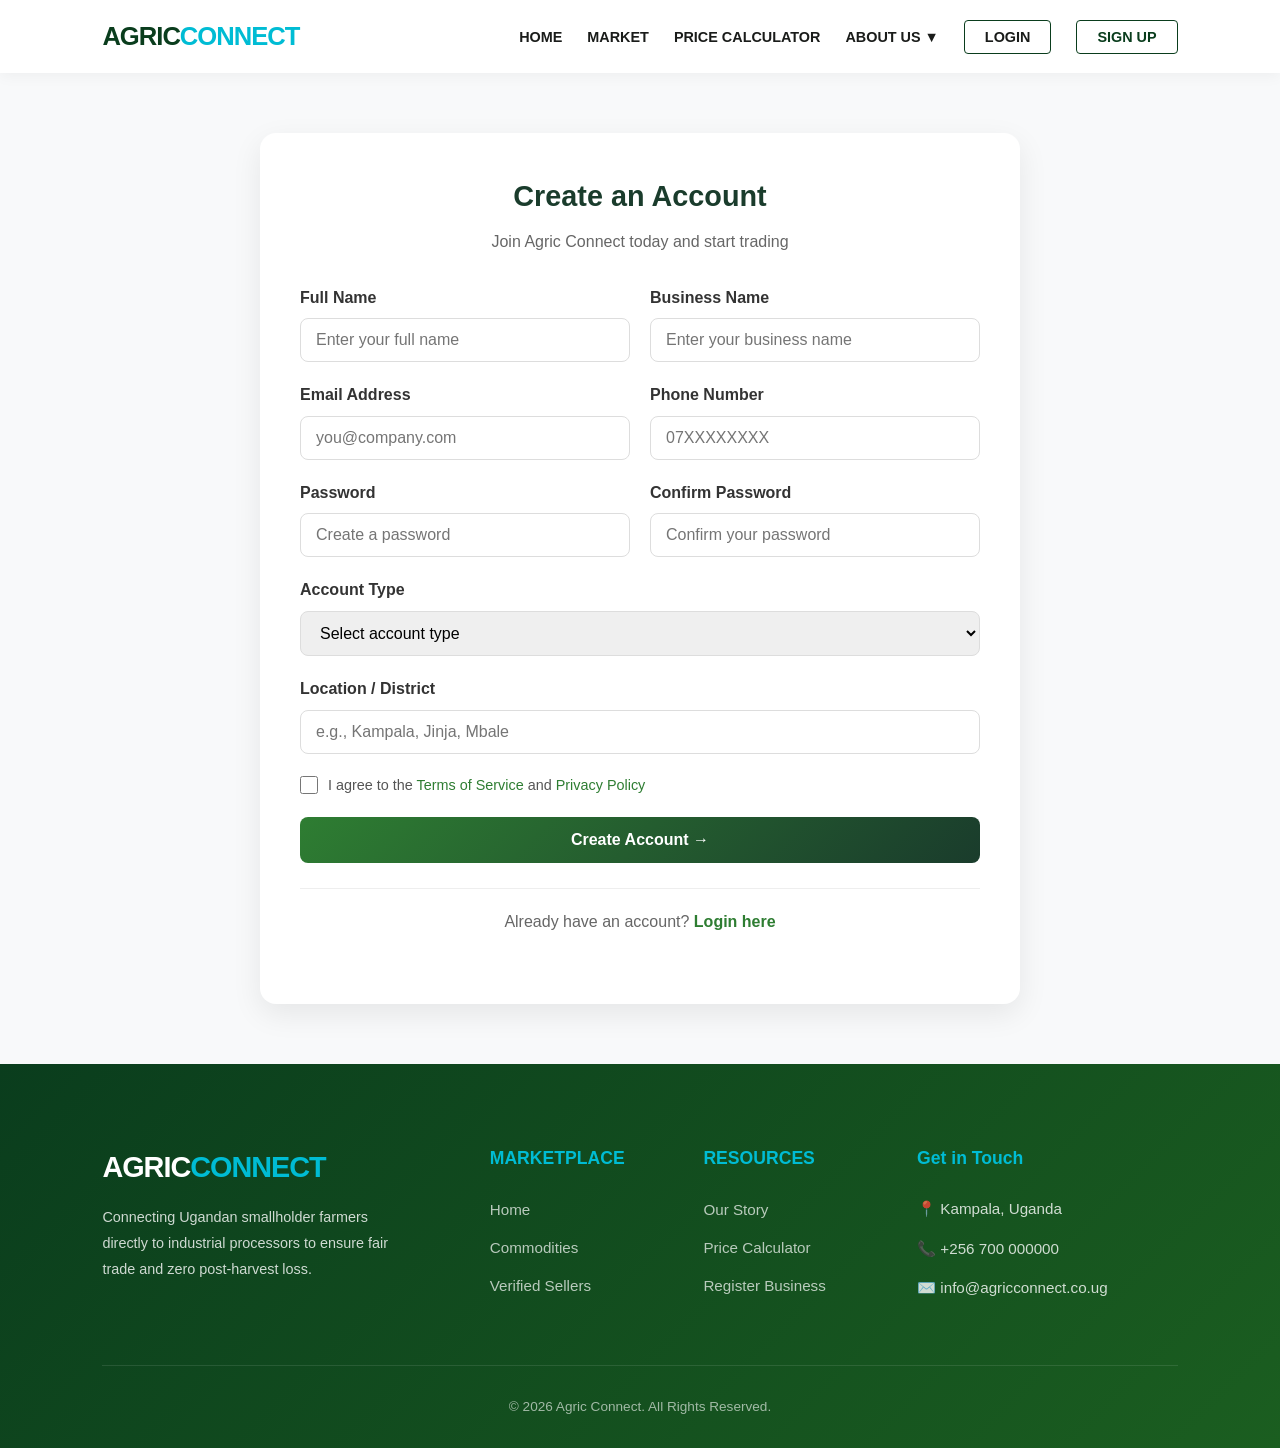
<file: signup.html>
<!DOCTYPE html>
<html lang="en">
<head>
    <meta charset="UTF-8">
    <meta name="viewport" content="width=device-width, initial-scale=1.0">
    <title>Sign Up | Agric Connect</title>
    <link rel="stylesheet" href="style.css">
    <link rel="stylesheet" href="dropdown.css">
    <link rel="stylesheet" href="signup.css">
</head>
<body>

    <nav>
        <a href="index.html" class="logo">AGRIC<span>CONNECT</span></a>
        <ul class="nav-links">
            <li><a href="index.html">HOME</a></li>
            <li><a href="marketplace.html">MARKET</a></li>
            <li><a href="price.html">PRICE CALCULATOR</a></li>
            <li class="dropdown">
                <a href="javascript:void(0)" class="dropbtn">ABOUT US ▼</a>
                <div class="dropdown-content">
                    <a href="about.html">OUR COMPANY</a>
                    <a href="our team.html">OUR TEAM</a>
                    <a href="faq.html">FAQ</a>
                </div>
            </li>
            <li><a href="login.html" class="login-btn">LOGIN</a></li>
            <li><a href="signup.html" class="signup-btn">SIGN UP</a></li>
        </ul>
    </nav>

    <div class="signup-container">
        <div class="signup-card">
            <h2>Create an Account</h2>
            <p>Join Agric Connect today and start trading</p>
            
            <form>
                <div class="form-row">
                    <div class="form-group">
                        <label>Full Name</label>
                        <input type="text" placeholder="Enter your full name" required>
                    </div>
                    <div class="form-group">
                        <label>Business Name</label>
                        <input type="text" placeholder="Enter your business name" required>
                    </div>
                </div>

                <div class="form-row">
                    <div class="form-group">
                        <label>Email Address</label>
                        <input type="email" placeholder="you@company.com" required>
                    </div>
                    <div class="form-group">
                        <label>Phone Number</label>
                        <input type="tel" placeholder="07XXXXXXXX" required>
                    </div>
                </div>

                <div class="form-row">
                    <div class="form-group">
                        <label>Password</label>
                        <input type="password" placeholder="Create a password" required>
                    </div>
                    <div class="form-group">
                        <label>Confirm Password</label>
                        <input type="password" placeholder="Confirm your password" required>
                    </div>
                </div>

                <div class="form-group">
                    <label>Account Type</label>
                    <select required>
                        <option value="">Select account type</option>
                        <option>Farmer / Seller</option>
                        <option>Industrial Buyer</option>
                        <option>Distributor</option>
                        <option>Exporter</option>
                    </select>
                </div>

                <div class="form-group">
                    <label>Location / District</label>
                    <input type="text" placeholder="e.g., Kampala, Jinja, Mbale">
                </div>

                <div class="terms">
                    <input type="checkbox" id="terms" required>
                    <label for="terms">I agree to the <a href="#">Terms of Service</a> and <a href="#">Privacy Policy</a></label>
                </div>

                <button type="submit" class="signup-submit-btn">Create Account →</button>
            </form>

            <p class="login-link">Already have an account? <a href="login.html">Login here</a></p>
        </div>
    </div>

    <footer>
        <div class="footer-grid">
            <div class="footer-brand">
                <h2>AGRIC<span>CONNECT</span></h2>
                <p>Connecting Ugandan smallholder farmers directly to industrial processors to ensure fair trade and zero post-harvest loss.</p>
            </div>
            <div class="footer-links">
                <h4>Marketplace</h4>
                <ul>
                    <li><a href="index.html">Home</a></li>
                    <li><a href="marketplace.html">Commodities</a></li>
                    <li><a href="farmers.html">Verified Sellers</a></li>
                </ul>
            </div>
            <div class="footer-links">
                <h4>Resources</h4>
                <ul>
                    <li><a href="about.html">Our Story</a></li>
                    <li><a href="price.html">Price Calculator</a></li>
                    <li><a href="contact.html">Register Business</a></li>
                </ul>
            </div>
            <div class="footer-contact">
                <h4>Get in Touch</h4>
                <p>📍 Kampala, Uganda</p>
                <p>📞 +256 700 000000</p>
                <p>✉️ info@agricconnect.co.ug</p>
            </div>
        </div>
        <div class="footer-bottom">&copy; 2026 Agric Connect. All Rights Reserved.</div>
    </footer>

</body>
</html>
</file>
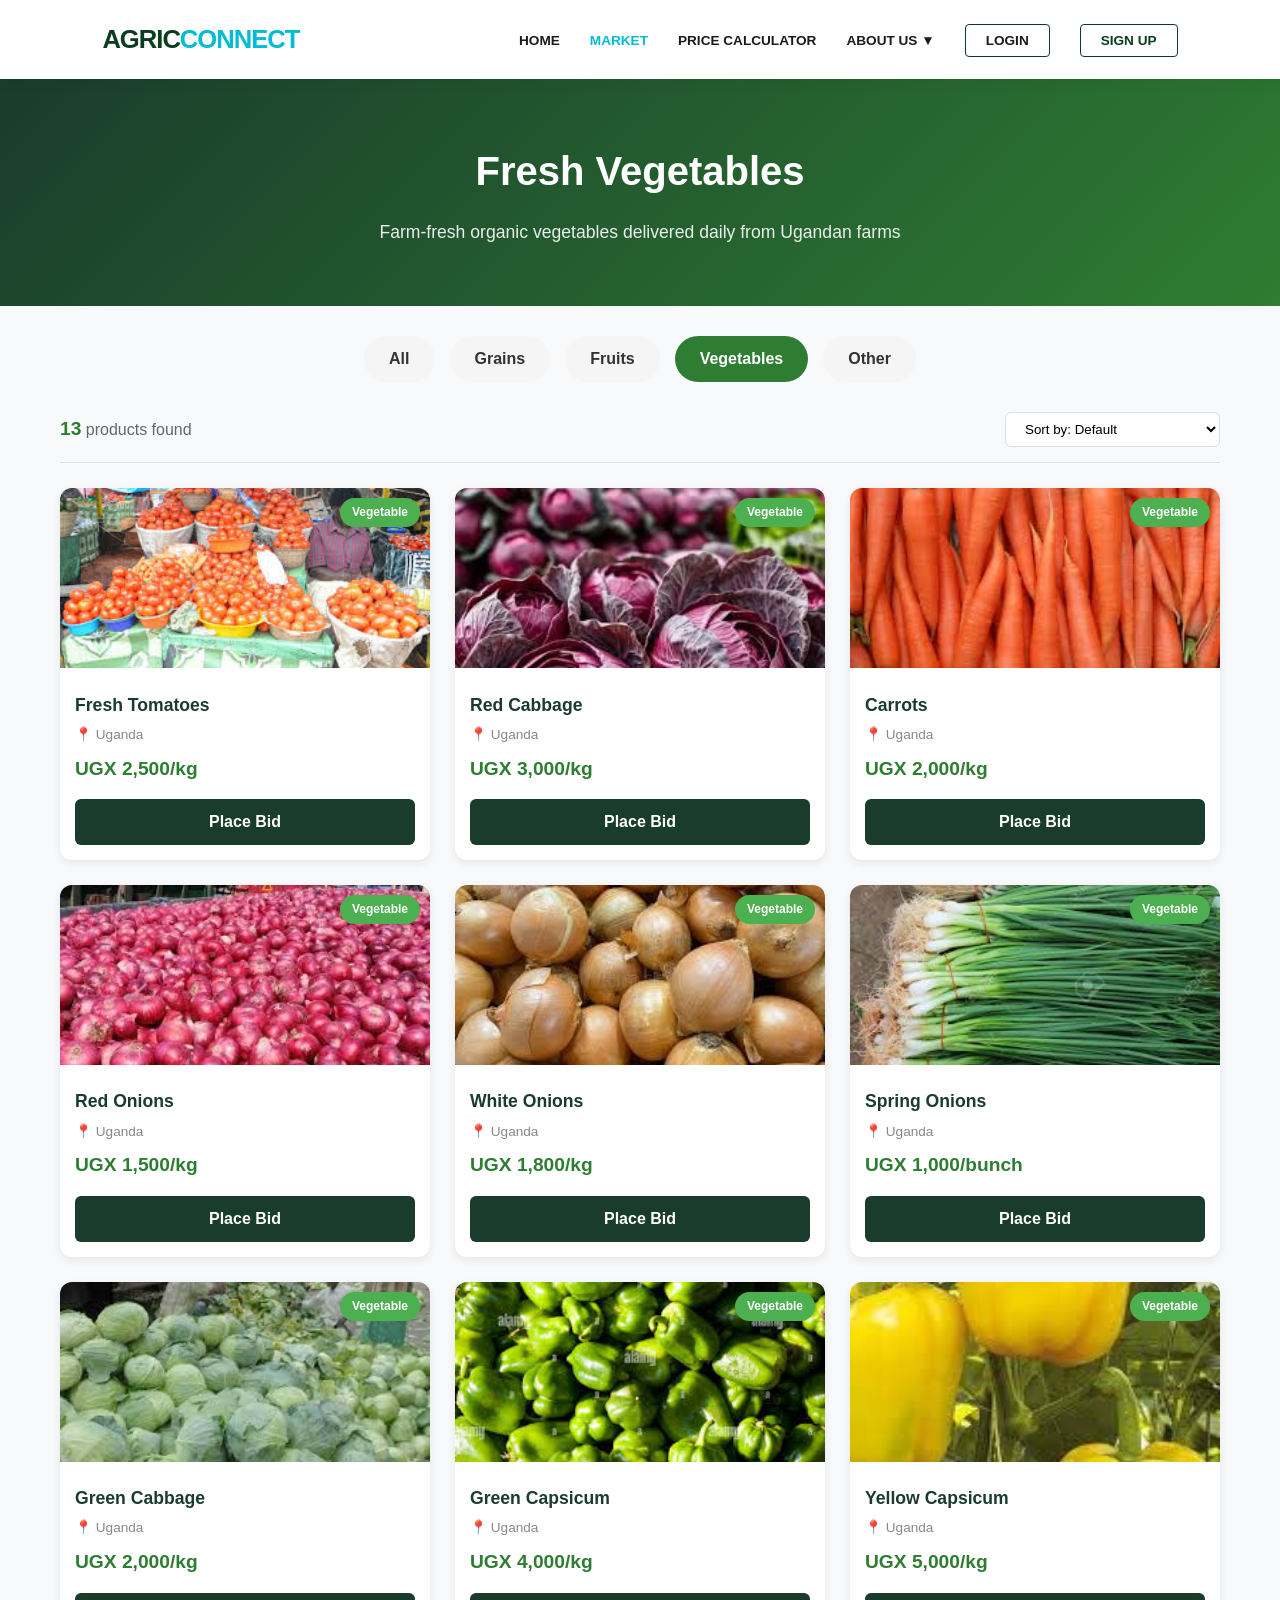
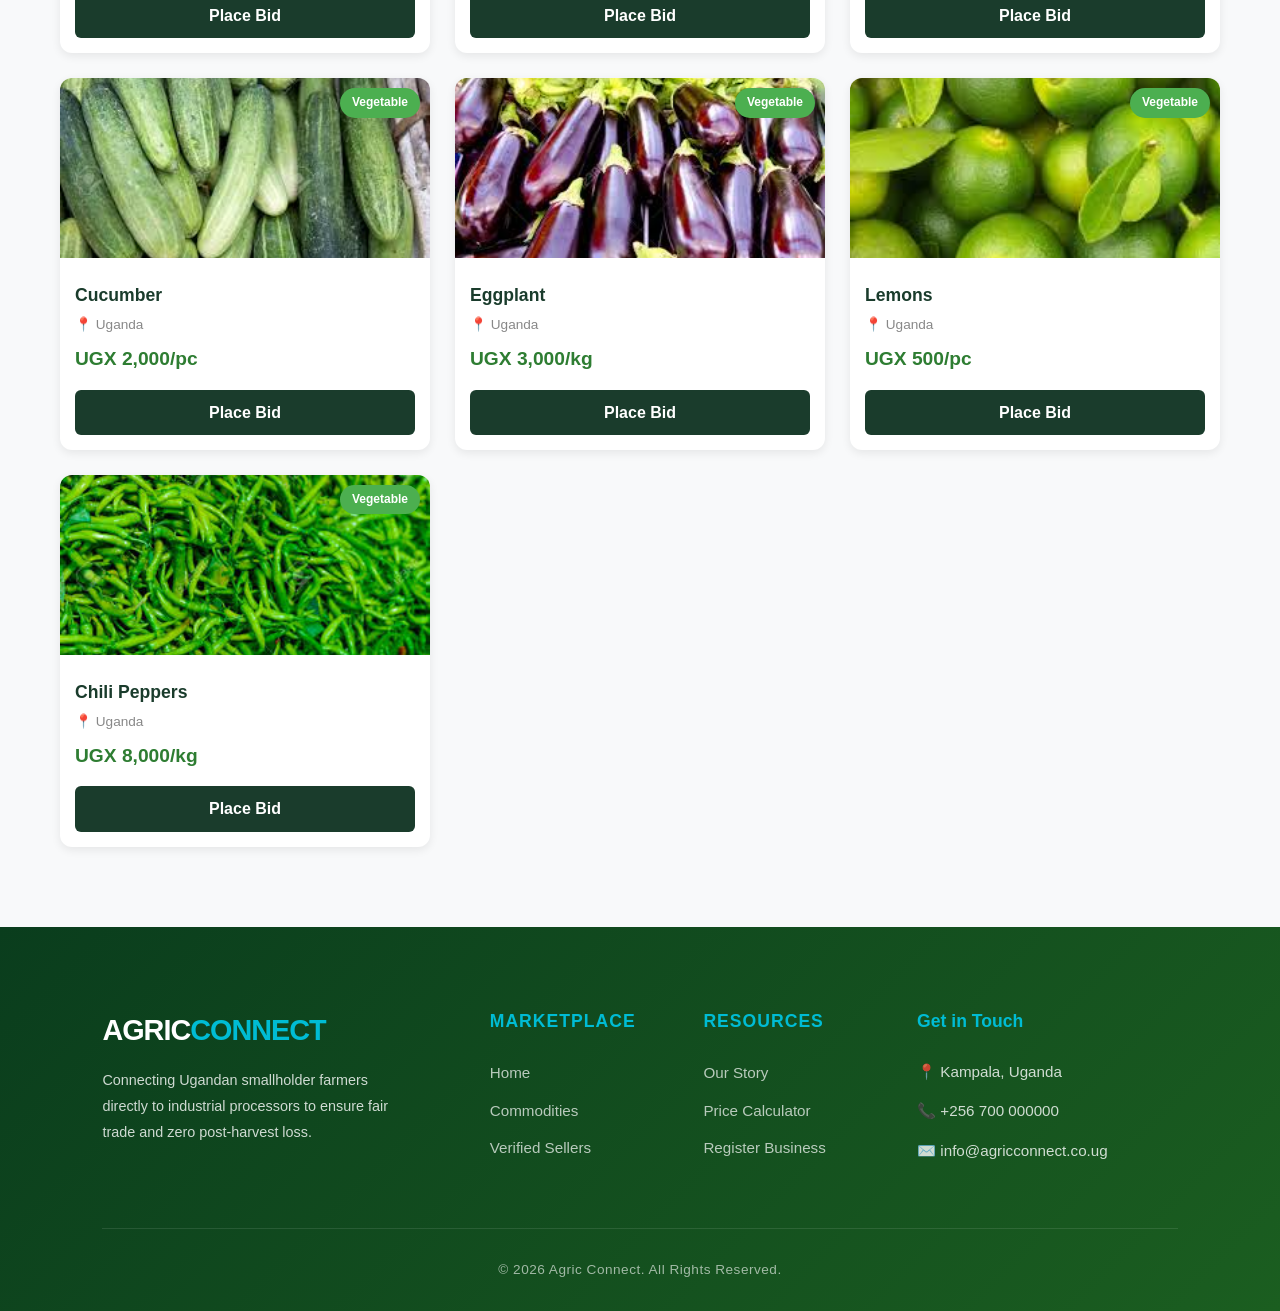
<file: vegetables.html>
<!DOCTYPE html>
<html lang="en">
<head>
    <meta charset="UTF-8">
    <title>Fresh Vegetables | Agric Connect</title>
    <link rel="stylesheet" href="style.css">
    <link rel="stylesheet" href="dropdown.css">
    <link rel="stylesheet" href="marketplace.css">
</head>
<body>

    <nav>
        <a href="index.html" class="logo">AGRIC<span>CONNECT</span></a>
        <ul class="nav-links">
            <li><a href="index.html">Home</a></li>
            <li><a href="marketplace.html" class="active">Market</a></li>
            <li><a href="price.html">Price Calculator</a></li>
            <li class="dropdown">
                <a href="javascript:void(0)" class="dropbtn">About Us ▼</a>
                <div class="dropdown-content">
                    <a href="about.html">Our Company</a>
                    <a href="our-team.html">Our Team</a>
                    <a href="faq.html">FAQ</a>
                </div>
            <li><a href="login.html" class="login-btn">LOGIN</a></li>
            <li><a href="signup.html" class="signup-btn">SIGN UP</a></li>
        </ul>
    </nav>

    <header class="marketplace-header">
        <h1>Fresh Vegetables</h1>
        <p>Farm-fresh organic vegetables delivered daily from Ugandan farms</p>
    </header>

    <div class="category-nav">
        <a href="all-commodities.html" class="category-btn">All</a>
        <a href="grains.html" class="category-btn">Grains</a>
        <a href="fruits.html" class="category-btn">Fruits</a>
        <a href="vegetables.html" class="category-btn active">Vegetables</a>
        <a href="other.html" class="category-btn">Other</a>
    </div>

    <div class="market-grid-container">
        <div class="products-header">
            <div class="result-count"><span id="productCount">0</span> products found</div>
            <select id="sortSelect">
                <option value="default">Sort by: Default</option>
                <option value="price-low">Sort by: Price (Low to High)</option>
                <option value="price-high">Sort by: Price (High to Low)</option>
                <option value="name">Sort by: Name A-Z</option>
            </select>
        </div>

        <div class="products-grid" id="productsGrid"></div>
    </div>

    <footer>
        <div class="footer-grid">
            <div class="footer-brand">
                <h2>AGRIC<span>CONNECT</span></h2>
                <p>Connecting Ugandan smallholder farmers directly to industrial processors to ensure fair trade and zero post-harvest loss.</p>
            </div>
            <div class="footer-links">
                <h4>Marketplace</h4>
                <ul><li><a href="index.html">Home</a></li><li><a href="marketplace.html">Commodities</a></li><li><a href="farmers.html">Verified Sellers</a></li></ul>
            </div>
            <div class="footer-links">
                <h4>Resources</h4>
                <ul><li><a href="about.html">Our Story</a></li><li><a href="price.html">Price Calculator</a></li><li><a href="contact.html">Register Business</a></li></ul>
            </div>
            <div class="footer-contact">
                <h4>Get in Touch</h4>
                <p>📍 Kampala, Uganda</p>
                <p>📞 +256 700 000000</p>
                <p>✉️ info@agricconnect.co.ug</p>
            </div>
        </div>
        <div class="footer-bottom">&copy; 2026 Agric Connect. All Rights Reserved.</div>
    </footer>

    <script src="marketplace.js"></script>
    <script>
        // Override to show only vegetables on page load
        document.addEventListener("DOMContentLoaded", () => {
            currentCategory = "vegetable";
            filterProducts();
            
            document.querySelectorAll(".category-nav .category-btn").forEach(btn => {
                btn.classList.remove("active");
                if (btn.getAttribute("href") === "vegetables.html") {
                    btn.classList.add("active");
                }
            });
        });
         currentCategory = "vegetable";
    filterAndSort();
    
    document.querySelectorAll(".category-nav .category-btn").forEach(btn => {
        btn.classList.remove("active");
        if (btn.textContent === "Vegetables") {
            btn.classList.add("active");
        }
    });
    </script>
</body>
</html>
</file>
<file: style.css>
/* 1. PROFESSIONAL AGRI-TECH PALETTE */
:root {
    --agri-dark: #0a3d1d;       /* Deep Forest Green */
    --agri-medium: #1b5e20;     /* Medium Leaf Green */
    --agri-teal: #00bcd4;       /* High-tech Cyan Accent */
    --agri-gradient: linear-gradient(135deg, #0a3d1d 0%, #1b5e20 100%);
    --accent-gradient: linear-gradient(135deg, #00bcd4 0%, #00acc1 100%);
    --bg-light: #f8f9fa;
    --white: #ffffff;
    --text-dark: #1a1c1a;
    --text-muted: #666666;
    --shadow: 0 10px 30px rgba(0,0,0,0.05);
    --border-radius: 8px;
}

* { 
    margin: 0; 
    padding: 0; 
    box-sizing: border-box; 
    font-family: 'Inter', sans-serif; 
}

body { 
    background-color: var(--bg-light); 
    color: var(--text-dark); 
    line-height: 1.6; 
    overflow-x: hidden;
}

/* 2. NAVIGATION OVERHAUL & RESPONSIVENESS */
nav {
    background: var(--white);
    padding: 1rem 8%;
    display: flex;
    justify-content: space-between;
    align-items: center;
    position: sticky;
    top: 0;
    z-index: 1000;
    box-shadow: 0 2px 15px rgba(0,0,0,0.05);
}

.logo { 
    font-weight: 900; 
    font-size: 1.6rem; 
    color: var(--agri-dark); 
    text-decoration: none; 
    letter-spacing: -1px; 
}
.logo span { color: var(--agri-teal); }

.nav-links { 
    display: flex; 
    list-style: none; 
    gap: 25px; 
    align-items: center;
}
.nav-links a { 
    color: var(--text-dark); 
    text-decoration: none; 
    font-weight: 600; 
    font-size: 0.9rem; 
    transition: 0.3s; 
}
.nav-links a:hover, .nav-links a.active { color: var(--agri-teal); }

/* Nav Buttons matching Figma Style */
.login-btn {
    border: 1px solid var(--white);
    padding: 8px 20px;
    border-radius: 4px;
    border-color: var(--agri-dark) !important;
}
.signup-btn {
    background: var(--white);
    color: var(--agri-dark) !important;
    border: 1px solid var(--agri-dark);
    padding: 8px 20px;
    border-radius: 4px;
    transition: 0.3s;
}
.signup-btn:hover {
    background: var(--agri-dark);
    color: var(--white) !important;
}

.hamburger {
    display: none;
    background: none;
    border: none;
    font-size: 1.5rem;
    color: var(--agri-dark);
    cursor: pointer;
}

/* 3. NEW HERO SECTION (FIGMA 1) */
.hero-section {
    background: linear-gradient(rgba(10, 61, 29, 0.9), rgba(10, 61, 29, 0.9)), 
                url('https://images.unsplash.com/photo-1523348837708-15d4a09cfac2?auto=format&fit=crop&q=80&w=1600') center/cover no-repeat;
    min-height: 80vh;
    display: flex;
    align-items: center;
    padding: 60px 8%;
    color: var(--white);
}

.hero-content {
    max-width: 800px;
    width: 100%;
}

.hero-content h1 {
    font-size: clamp(2.2rem, 5vw, 4.2rem);
    font-weight: 800;
    line-height: 1.1;
    margin-bottom: 1rem;
}

.hero-content h2 {
    font-size: clamp(1.2rem, 2.5vw, 1.8rem);
    font-weight: 400;
    opacity: 0.9;
    margin-bottom: 0.8rem;
}

.hero-subtext {
    font-style: italic;
    font-size: clamp(1rem, 1.8vw, 1.2rem);
    opacity: 0.8;
    margin-bottom: 2.5rem;
}

/* Action Buttons */
.hero-actions {
    display: flex;
    gap: 15px;
    margin-bottom: 3.5rem;
    flex-wrap: wrap;
}

.btn-join, .btn-learn {
    padding: 14px 35px;
    border-radius: 4px;
    font-weight: bold;
    text-decoration: none;
    text-align: center;
    transition: 0.3s;
    font-size: 0.95rem;
}

.btn-join {
    background: var(--white);
    color: var(--agri-dark);
}
.btn-join:hover {
    background: #e2e8f0;
}

.btn-learn {
    border: 1px solid var(--white);
    color: var(--white);
}
.btn-learn:hover {
    background: rgba(255, 255, 255, 0.1);
}

/* Product Selector Card Widget */
.product-selector-widget {
    background: rgba(255, 255, 255, 0.12);
    backdrop-filter: blur(8px);
    -webkit-backdrop-filter: blur(8px);
    padding: 25px;
    border-radius: 12px;
    max-width: 500px;
    width: 100%;
}

.product-selector-widget h3 {
    font-size: 1.1rem;
    margin-bottom: 15px;
    font-weight: 500;
}

.selector-grid {
    display: grid;
    grid-template-columns: repeat(3, 1fr);
    gap: 15px;
    text-align: center;
}

.selector-item {
    display: flex;
    flex-direction: column;
    align-items: center;
    cursor: pointer;
}

.circle-thumb {
    width: 70px;
    height: 70px;
    border-radius: 50%;
    overflow: hidden;
    margin-bottom: 8px;
    border: 2px solid rgba(255, 255, 255, 0.5);
    transition: 0.3s;
}

.circle-thumb img {
    width: 100%;
    height: 100%;
    object-fit: cover;
}

.selector-item:hover .circle-thumb {
    transform: scale(1.08);
    border-color: var(--agri-teal);
}

.selector-item span {
    font-size: 0.75rem;
    font-weight: 500;
    line-height: 1.2;
}

/* 4. "WHY CHOOSE" SECTION (FIGMA 2) */
.benefits-section {
    padding: 80px 8%;
    background: var(--white);
}

.section-header {
    text-align: center;
    max-width: 700px;
    margin: 0 auto 50px;
}

.section-header h2 {
    font-size: clamp(1.8rem, 3vw, 2.5rem);
    color: var(--text-dark);
    margin-bottom: 15px;
}

.section-header p {
    color: var(--text-muted);
    font-size: 1rem;
}

.benefits-grid {
    display: grid;
    grid-template-columns: repeat(2, 1fr);
    gap: 40px;
}

.benefit-card {
    display: flex;
    flex-direction: column;
    align-items: center;
    text-align: center;
    padding: 10px;
}

.icon-wrapper {
    width: 65px;
    height: 65px;
    background: #edf7ed;
    border-radius: 50%;
    display: flex;
    align-items: center;
    justify-content: center;
    margin-bottom: 20px;
    color: #4caf50;
    font-size: 1.6rem;
}

.benefit-card h3 {
    font-size: 1.25rem;
    margin-bottom: 10px;
    color: var(--text-dark);
}

.benefit-card p {
    color: var(--text-muted);
    font-size: 0.95rem;
    max-width: 400px;
}

/* 5. HOW IT WORKS SECTION (FIGMA 3 & 4) */
.how-it-works-section {
    padding: 80px 8%;
    background: var(--bg-light);
}

.steps-container {
    display: flex;
    flex-direction: column;
    gap: 25px;
    max-width: 900px;
    margin: 0 auto;
}

.step-card {
    background: var(--white);
    padding: 40px;
    border-radius: var(--border-radius);
    box-shadow: var(--shadow);
    display: flex;
    flex-direction: column;
    align-items: center;
    text-align: center;
    position: relative;
}

.step-number {
    width: 50px;
    height: 50px;
    background: #2e7d32;
    color: var(--white);
    font-weight: bold;
    font-size: 1.3rem;
    border-radius: 50%;
    display: flex;
    align-items: center;
    justify-content: center;
    margin-bottom: 20px;
}

.step-card h3 {
    font-size: 1.4rem;
    margin-bottom: 12px;
    color: var(--text-dark);
}

.step-card p {
    color: var(--text-muted);
    font-size: 0.95rem;
    max-width: 700px;
}

/* 6. CALL TO ACTION SECTION (FIGMA 4 BOTTOM) */
.cta-section {
    padding: 80px 8%;
    text-align: center;
    background: var(--white);
}

.cta-section h2 {
    font-size: clamp(2rem, 3.5vw, 3rem);
    margin-bottom: 15px;
}

.cta-section p {
    color: var(--text-muted);
    margin-bottom: 40px;
    font-size: 1.05rem;
}

.cta-actions {
    display: flex;
    justify-content: center;
    gap: 20px;
    flex-wrap: wrap;
}

.btn-cta-primary, .btn-cta-secondary {
    padding: 15px 35px;
    border-radius: var(--border-radius);
    font-weight: bold;
    text-decoration: none;
    display: inline-flex;
    align-items: center;
    gap: 10px;
    font-size: 0.95rem;
    transition: 0.3s;
}

.btn-cta-primary {
    background: #1976d2;
    color: var(--white);
}
.btn-cta-primary:hover {
    background: #1565c0;
    box-shadow: 0 5px 15px rgba(25, 118, 210, 0.3);
}

.btn-cta-secondary {
    border: 1px solid #1976d2;
    color: #1976d2;
    background: transparent;
}
.btn-cta-secondary:hover {
    background: rgba(25, 118, 210, 0.05);
}

/* 7. UNIVERSAL FOOTER (UNCHANGED BUT SANITIZED) */
footer {
    background: var(--agri-gradient);
    color: var(--white);
    padding: 80px 8% 30px;
}

.footer-grid {
    display: grid;
    grid-template-columns: 2fr 1fr 1fr 1.5fr;
    gap: 40px;
    padding-bottom: 50px;
    border-bottom: 1px solid rgba(255, 255, 255, 0.1);
}

.footer-brand h2 { font-size: 1.8rem; margin-bottom: 15px; letter-spacing: -1px; }
.footer-brand h2 span { color: var(--agri-teal); }
.footer-brand p { opacity: 0.8; font-size: 0.9rem; line-height: 1.8; max-width: 300px; }
.footer-links h4 { margin-bottom: 25px; font-size: 1.1rem; color: var(--agri-teal); text-transform: uppercase; }
.footer-links ul { list-style: none; }
.footer-links li { margin-bottom: 12px; }
.footer-links a { color: var(--white); text-decoration: none; opacity: 0.7; transition: 0.3s; font-size: 0.95rem; }
.footer-links a:hover { opacity: 1; color: var(--agri-teal); padding-left: 5px; }
.footer-contact h4 { margin-bottom: 25px; font-size: 1.1rem; color: var(--agri-teal); }
.footer-contact p { font-size: 0.95rem; margin-bottom: 15px; opacity: 0.8; }
.footer-bottom { padding-top: 30px; text-align: center; font-size: 0.85rem; opacity: 0.6; }

/* ===================================================
   RESPONSIVE LAYOUT BREAKPOINTS (IPHONE 14 PRO MAX FIXES)
=================================================== */

@media (max-width: 1024px) {
    nav { padding: 1rem 5%; }
    .hero-section { padding: 60px 5%; }
    .footer-grid { grid-template-columns: 1fr 1fr; gap: 30px; }
}

@media (max-width: 768px) {
    /* Mobile Navigation Drawer Activation */
    .hamburger { display: block; }
    
    .nav-links {
        display: none; /* Controlled via JS switch class .show */
        flex-direction: column;
        position: absolute;
        top: 100%;
        left: 0;
        width: 100%;
        background: var(--white);
        padding: 20px;
        box-shadow: 0 10px 15px rgba(0,0,0,0.05);
        gap: 15px;
    }
    
    .nav-links.show { display: flex; }
    .login-btn, .signup-btn { width: 100%; text-align: center; }

    /* Hero section alignments */
    .hero-section {
        min-height: auto;
        padding: 50px 20px;
        text-align: center;
    }
    .hero-actions { justify-content: center; }
    .product-selector-widget { margin: 0 auto; }

    /* Stack Benefits layout grids vertically */
    .benefits-grid { grid-template-columns: 1fr; gap: 30px; }
    
    .step-card { padding: 30px 20px; }
}

@media (max-width: 480px) {
    /* iPhone 14 Pro Max & micro-screen optimization adjustments */
    .hero-actions .btn-join, 
    .hero-actions .btn-learn {
        width: 100%;
    }
    
    .circle-thumb {
        width: 60px;
        height: 60px;
    }
    
    .cta-actions a {
        width: 100%;
        justify-content: center;
    }

    .footer-grid { grid-template-columns: 1fr; text-align: center; }
    .footer-brand p { margin: 0 auto 20px; }
}
/* Contact/Registration Form Styles - Extracted from style.css */

.contact-container {
    max-width: 600px;
    margin: 80px auto;
    background: white;
    padding: 50px;
    border-radius: 12px;
    box-shadow: var(--shadow);
}

.contact-container h2 {
    color: var(--agri-dark);
    margin-bottom: 10px;
    font-size: 2rem;
    text-align: center;
}

.contact-container p {
    color: #666;
    margin-bottom: 30px;
    text-align: center;
}

.contact-container form {
    display: flex;
    flex-direction: column;
    gap: 0;
}

.contact-container input,
.contact-container select {
    width: 100%;
    padding: 12px;
    margin: 10px 0;
    border: 1px solid #ddd;
    border-radius: 4px;
    font-size: 1rem;
}

.contact-container input:focus,
.contact-container select:focus {
    outline: none;
    border-color: var(--agri-teal);
}

.contact-container .btn {
    background: var(--accent-gradient);
    padding: 15px 40px;
    border-radius: 4px;
    color: var(--white);
    text-decoration: none;
    font-weight: bold;
    display: inline-block;
    transition: 0.3s;
    cursor: pointer;
    width: 100%;
    border: none;
    margin-top: 20px;
}

.contact-container .btn:hover {
    transform: translateY(-3px);
    box-shadow: 0 10px 20px rgba(0, 188, 212, 0.3);
}

/* Responsive for mobile */
@media (max-width: 768px) {
    .contact-container {
        margin: 40px 20px;
        padding: 30px 20px;
    }
    
    .contact-container h2 {
        font-size: 1.5rem;
    }
    
    .contact-container input,
    .contact-container select {
        padding: 10px;
    }
}

.selector-item {
    text-decoration: none;
    color: inherit;
    display: flex;
    flex-direction: column;
    align-items: center;
    justify-content: center;
    text-align: center;
    cursor: pointer;
    transition: transform 0.3s;
}

.selector-item:hover {
    transform: translateY(-5px);
}

/* For the circle image */
.circle-thumb {
    width: 100px;
    height: 100px;
    border-radius: 50%;
    overflow: hidden;
    margin: 10px auto;
}

.circle-thumb img {
    width: 100%;
    height: 100%;
    object-fit: cover;
}

/* For the text spans */
.selector-item span {
    display: block;
    text-align: center;
}
.product-selector-widget h3 {
    text-align: center;
    margin-bottom: 30px;
}
</file>
<file: dropdown.css>
/* dropdown.css - For About Us dropdown menu */

/* Dropdown container */
.dropdown {
    position: relative;
    display: inline-block;
}

/* Dropdown button */
.dropdown .dropbtn {
    cursor: pointer;
}

/* Dropdown content (hidden by default) */
.dropdown-content {
    display: none;
    position: absolute;
    background-color: #ffffff;
    min-width: 180px;
    box-shadow: 0px 8px 16px 0px rgba(0,0,0,0.2);
    z-index: 1000;
    border-radius: 8px;
    overflow: hidden;
    top: 100%;
    left: 0;
}

/* Dropdown links */
.dropdown-content a {
    color: #1a3c2c;
    padding: 12px 20px;
    text-decoration: none;
    display: block;
    text-align: left;
    font-weight: 500;
    transition: all 0.3s ease;
}

/* Change color on hover */
.dropdown-content a:hover {
    background-color: #e8f5e9;
    color: #2e7d32;
}

/* Show the dropdown menu on hover */
.dropdown:hover .dropdown-content {
    display: block;
}

/* Active page styling */
.dropdown-content a.active {
    background-color: #2e7d32;
    color: white;
}

/* Optional: Add a subtle arrow animation */
.dropdown .dropbtn:hover {
    color: #2e7d32;
}
</file>
<file: about.css>
/* --- ABOUT PAGE SPECIFIC STYLES --- */
.focus-item {
    padding: 30px;
    background: var(--white);
    border-radius: 8px;
    box-shadow: var(--shadow);
    transition: 0.3s;
}

.focus-item:hover {
    transform: translateY(-5px);
    background: var(--bg-light);
}

.focus-item h4 {
    color: var(--agri-dark);
    margin: 15px 0 10px;
    text-transform: uppercase;
    letter-spacing: 1px;
}

.focus-item p {
    font-size: 0.9rem;
    color: #666;
}

/* --- TRUST HIGHLIGHTS --- */
.kyc-step {
    border-left: 4px solid var(--agri-teal);
    padding-left: 20px;
    margin-bottom: 25px;
}
/* Stats Section */
.stats-section {
    background: linear-gradient(135deg, #1a3c2c 0%, #2e7d32 100%);
    padding: 60px 20px;
    margin: 50px 0;
}

.stats-container {
    max-width: 1200px;
    margin: 0 auto;
    display: grid;
    grid-template-columns: repeat(4, 1fr);
    gap: 30px;
    text-align: center;
}

.stat-card {
    color: white;
    padding: 20px;
}

.stat-number {
    font-size: 2.5rem;
    font-weight: 800;
    margin-bottom: 10px;
    color: #00bcd4;
}

.stat-label {
    font-size: 1rem;
    font-weight: 500;
    opacity: 0.9;
}

/* Stats Button Container */
.stats-button-container {
    display: flex;
    justify-content: center;
    gap: 20px;
    margin-top: 40px;
    flex-wrap: wrap;
}

.stats-btn {
    display: inline-block;
    padding: 14px 35px;
    background: #00bcd4;
    color: #1a3c2c;
    text-decoration: none;
    font-weight: 700;
    font-size: 1rem;
    border-radius: 50px;
    transition: all 0.3s ease;
    text-transform: uppercase;
    letter-spacing: 1px;
}

.stats-btn:hover {
    background: white;
    transform: translateY(-3px);
    box-shadow: 0 10px 25px rgba(0,0,0,0.2);
}

.stats-btn.secondary {
    background: transparent;
    border: 2px solid #00bcd4;
    color: #00bcd4;
}

.stats-btn.secondary:hover {
    background: #00bcd4;
    color: #1a3c2c;
    border-color: #00bcd4;
}

/* Responsive */
@media (max-width: 768px) {
    .stats-container {
        grid-template-columns: repeat(2, 1fr);
        gap: 20px;
    }
    
    .stat-number {
        font-size: 1.8rem;
    }
    
    .stats-button-container {
        flex-direction: column;
        align-items: center;
    }
    
    .stats-btn {
        width: 80%;
        text-align: center;
    }
}

@media (max-width: 480px) {
    .stats-container {
        grid-template-columns: 1fr;
    }
}
/* --- ABOUT US HERO LAYOUT CONFIGURATION --- */
.hero {
    display: flex;
    flex-direction: column;
    justify-content: center; /* Centers content vertically */
    align-items: center;     /* Centers content horizontally */
    text-align: center;      /* Centers line-wrapped text internally */
    padding: 0 20px;         /* Prevents text from touching edge boundaries on mobile */
    box-sizing: border-box;
}

/* Enhances title presentation and scaling */
.hero h1 {
    font-size: clamp(1.8rem, 4vw, 3rem); /* Dynamically shrinks text smoothly on mobile devices */
    line-height: 1.2;
    margin-bottom: 12px;
}

/* Enhances subtitle presentation */
.hero p {
    font-size: clamp(0.95rem, 1.5vw, 1.2rem);
    opacity: 0.95;
    max-width: 650px; /* Prevents the line from stretching awkwardly wide on huge monitors */
}
/* --- ABOUT US HERO LAYOUT CONFIGURATION --- */
.hero {
    display: flex;
    flex-direction: column;
    justify-content: center; 
    align-items: center;     
    text-align: center;      
    padding: 0 20px;         
    box-sizing: border-box;

    /* FIX: Force a dark overlay tint and ensure the image blends underneath it */
    background: linear-gradient(rgba(10, 61, 29, 0.9), rgba(5, 30, 15, 0.95)), 
                url('https://picsum.photos/id/292/1600/900') center/cover no-repeat !important;
    background-blend-mode: multiply; /* Blends the image into the dark green gradient layer */
    
    /* Text color security fallback */
    color: var(--white) !important; 
}

/* Enhances title presentation and scaling */
.hero h1 {
    font-size: clamp(1.8rem, 4vw, 3rem); 
    line-height: 1.2;
    margin-bottom: 12px;
    color: #ffffff !important; /* Forces crisp white */
    text-shadow: 0 2px 10px rgba(0, 0, 0, 0.5); /* Soft drop shadow to separate text from background details */
}

/* Enhances subtitle presentation */
.hero p {
    font-size: clamp(0.95rem, 1.5vw, 1.2rem);
    color: #ffffff !important;
    opacity: 0.9;
    max-width: 650px; 
    text-shadow: 0 2px 8px rgba(0, 0, 0, 0.5);
}
/* about.css - Our Company page styles */

/* Hero Section */
.hero {
    height: 50vh;
    background: linear-gradient(rgba(10, 61, 29, 0.9), rgba(10, 61, 29, 0.9)), url('https://picsum.photos/id/292/1600/900') center/cover;
    display: flex;
    flex-direction: column;
    justify-content: center;
    align-items: center;
    text-align: center;
    color: var(--white);
    padding: 0 15%;
}

.hero h1 {
    font-size: 2.5rem;
    margin-bottom: 1rem;
    line-height: 1.2;
}

.hero p {
    font-size: 1.1rem;
    opacity: 0.9;
}

/* Main Content */
.about-main {
    padding: 80px 8%;
}

/* Vision & Mission Cards */
.vision-mission-section {
    display: grid;
    grid-template-columns: 1fr 1fr;
    gap: 50px;
    margin-bottom: 100px;
}

.card {
    background: var(--white);
    border-radius: 12px;
    box-shadow: var(--shadow);
}

.vision-card {
    padding: 40px;
    border-left: 8px solid var(--agri-teal);
}

.mission-card {
    padding: 40px;
    border-left: 8px solid var(--agri-dark);
}

.vision-card h2,
.mission-card h2 {
    margin-bottom: 20px;
    font-size: 1.8rem;
}

.vision-card h2 {
    color: var(--agri-dark);
}

.mission-card h2 {
    color: var(--agri-teal);
}

.vision-card p,
.mission-card p {
    font-size: 1.1rem;
    line-height: 1.8;
    color: var(--text);
}

/* Strategic Focus Section */
.strategic-focus {
    text-align: center;
    margin-bottom: 100px;
}

.strategic-focus h2 {
    margin-bottom: 50px;
    font-size: 2.5rem;
    color: var(--agri-dark);
}

.focus-grid {
    display: grid;
    grid-template-columns: repeat(auto-fit, minmax(200px, 1fr));
    gap: 30px;
}

.focus-item {
    text-align: center;
    padding: 20px;
}

.cat-icon {
    font-size: 2.5rem;
    margin-bottom: 15px;
}

.focus-item h4 {
    color: var(--agri-dark);
    margin-bottom: 10px;
    font-size: 1.1rem;
}

.focus-item p {
    color: #fffbfb;
    font-size: 0.9rem;
}

/* KYC Section */
.kyc-section {
    background: var(--agri-gradient);
    color: white;
    padding: 60px;
    border-radius: 12px;
    display: grid;
    grid-template-columns: 1fr 1.5fr;
    gap: 40px;
    align-items: center;
}

.kyc-content h2 {
    margin-bottom: 20px;
    font-size: 1.8rem;
}

.kyc-content p {
    opacity: 0.9;
    margin-bottom: 20px;
    line-height: 1.6;
     color: white;
}

.kyc-btn {
    background: var(--white);
    color: var(--agri-dark);
    padding: 12px 30px;
    border-radius: 4px;
    text-decoration: none;
    font-weight: bold;
    display: inline-block;
    transition: 0.3s;
}

.kyc-btn:hover {
    transform: translateY(-3px);
    box-shadow: 0 5px 15px rgba(0,0,0,0.2);
}

.kyc-steps {
    display: grid;
    grid-template-columns: 1fr 1fr;
    gap: 20px;
}

.step-card {
    background: rgba(255,255,255,0.1);
    padding: 20px;
    border-radius: 8px;
     color: white;
}

.step-card h5 {
    color: var(--agri-teal);
    margin-bottom: 10px;
    font-size: 1rem;
}

.step-card p {
    font-size: 0.9rem;
    opacity: 0.9;
    color: #fefbff;
}

/* Stats Section */
.stats-section {
    background: linear-gradient(135deg, #1a3c2c 0%, #2e7d32 100%);
    padding: 60px 20px;
    margin: 50px 0;
}

.stats-container {
    max-width: 1200px;
    margin: 0 auto;
    display: grid;
    grid-template-columns: repeat(4, 1fr);
    gap: 30px;
    text-align: center;
}

.stat-card {
    color: white;
    padding: 20px;
}

.stat-number {
    font-size: 2.5rem;
    font-weight: 800;
    margin-bottom: 10px;
    color: #00bcd4;
}

.stat-label {
    font-size: 1rem;
    font-weight: 500;
    opacity: 0.9;
}

.stats-button-container {
    display: flex;
    justify-content: center;
    gap: 20px;
    margin-top: 40px;
    flex-wrap: wrap;
}

.stats-btn {
    display: inline-block;
    padding: 14px 35px;
    background: #00bcd4;
    color: #1a3c2c;
    text-decoration: none;
    font-weight: 700;
    font-size: 1rem;
    border-radius: 50px;
    transition: all 0.3s ease;
}

.stats-btn:hover {
    background: white;
    transform: translateY(-3px);
    box-shadow: 0 10px 25px rgba(0,0,0,0.2);
}

.stats-btn.secondary {
    background: transparent;
    border: 2px solid #00bcd4;
    color: #00bcd4;
}

.stats-btn.secondary:hover {
    background: #00bcd4;
    color: #1a3c2c;
}

/* Responsive */
@media (max-width: 1024px) {
    .hero h1 {
        font-size: 2rem;
    }
    
    .vision-mission-section {
        grid-template-columns: 1fr;
        gap: 30px;
    }
    
    .kyc-section {
        grid-template-columns: 1fr;
        text-align: center;
    }
    
    .stats-container {
        grid-template-columns: repeat(2, 1fr);
        gap: 20px;
    }
}

@media (max-width: 768px) {
    .hero {
        height: 40vh;
        padding: 0 20px;
    }
    
    .hero h1 {
        font-size: 1.5rem;
    }
    
    .hero p {
        font-size: 0.9rem;
    }
    
    .about-main {
        padding: 40px 5%;
    }
    
    .strategic-focus h2 {
        font-size: 1.8rem;
    }
    
    .kyc-steps {
        grid-template-columns: 1fr;
    }
    
    .stats-container {
        grid-template-columns: 1fr;
    }
    
    .stats-button-container {
        flex-direction: column;
        align-items: center;
    }
    
    .stats-btn {
        width: 80%;
        text-align: center;
    }
}
</file>
<file: marketplace.css>
/* marketplace.css - Complete styles for all marketplace pages */

/* 1. PROFESSIONAL AGRI-TECH PALETTE */
:root {
    --agri-dark: #0a3d1d;
    --agri-teal: #00bcd4;
    --agri-gradient: linear-gradient(135deg, #0a3d1d 0%, #1b5e20 100%);
    --accent-gradient: linear-gradient(135deg, #00bcd4 0%, #00acc1 100%);
    --bg-light: #f8f9fa;
    --white: #ffffff;
    --text: #1a1c1a;
    --shadow: 0 10px 30px rgba(0,0,0,0.08);
}

* {
    margin: 0;
    padding: 0;
    box-sizing: border-box;
    font-family: 'Inter', sans-serif;
}

body {
    background-color: var(--bg-light);
    color: var(--text);
    line-height: 1.6;
}

/* 2. NAVIGATION */
nav {
    background: var(--white);
    padding: 1.2rem 8%;
    display: flex;
    justify-content: space-between;
    align-items: center;
    position: sticky;
    top: 0;
    z-index: 1000;
    box-shadow: 0 2px 15px rgba(0,0,0,0.05);
}

.logo {
    font-weight: 900;
    font-size: 1.6rem;
    color: var(--agri-dark);
    text-decoration: none;
    letter-spacing: -1px;
}

.logo span {
    color: var(--agri-teal);
}

.nav-links {
    display: flex;
    list-style: none;
    gap: 30px;
}

.nav-links a {
    color: var(--text);
    text-decoration: none;
    font-weight: 600;
    font-size: 0.85rem;
    text-transform: uppercase;
    transition: 0.3s;
}

.nav-links a:hover,
.nav-links a.active {
    color: var(--agri-teal);
}

/* 3. MARKETPLACE HEADER */
.marketplace-header {
    background: linear-gradient(135deg, #1a3c2c 0%, #2e7d32 100%);
    color: white;
    text-align: center;
    padding: 60px 20px;
    display: flex;
    flex-direction: column;
    justify-content: center;
    align-items: center;
}

.marketplace-header h1 {
    font-size: 2.5rem;
    margin-bottom: 15px;
}

.marketplace-header p {
    font-size: 1.1rem;
    opacity: 0.9;
}

/* 4. SEARCH SECTION */
.search-section {
    max-width: 1200px;
    margin: 30px auto;
    padding: 0 20px;
}

.search-container {
    display: flex;
    gap: 15px;
    max-width: 600px;
    margin: 0 auto;
}

.search-container input {
    flex: 1;
    padding: 14px 20px;
    border: 2px solid #e0e0e0;
    border-radius: 8px;
    font-size: 1rem;
    transition: border-color 0.3s;
}

.search-container input:focus {
    outline: none;
    border-color: #2e7d32;
}

.search-container button {
    padding: 14px 28px;
    background: #2e7d32;
    color: white;
    border: none;
    border-radius: 8px;
    cursor: pointer;
    font-weight: 600;
    transition: background 0.3s;
}

.search-container button:hover {
    background: #1a3c2c;
}

/* 5. MAIN MARKETPLACE LAYOUT */
.marketplace-layout {
    display: flex;
    gap: 30px;
    max-width: 1200px;
    margin: 0 auto 60px;
    padding: 0 20px;
}

/* 6. CATEGORIES SIDEBAR */
.categories-sidebar {
    width: 250px;
    flex-shrink: 0;
}

.categories-sidebar h3 {
    color: #1a3c2c;
    margin-bottom: 20px;
    padding-bottom: 10px;
    border-bottom: 2px solid #2e7d32;
}

.category-list {
    list-style: none;
    padding: 0;
}

.category-list li {
    margin-bottom: 10px;
}

.category-list a {
    display: flex;
    justify-content: space-between;
    align-items: center;
    padding: 10px 15px;
    background: #f5f5f5;
    border-radius: 8px;
    text-decoration: none;
    color: #333;
    transition: all 0.3s;
}

.category-list a:hover {
    background: #e8f5e9;
    color: #2e7d32;
}

.category-list a.active {
    background: #2e7d32;
    color: white;
}

.category-list .count {
    background: #ddd;
    padding: 2px 8px;
    border-radius: 20px;
    font-size: 0.75rem;
}

.category-list a.active .count {
    background: white;
    color: #2e7d32;
}

/* 7. PRODUCTS SECTION */
.products-section {
    flex: 1;
}

.products-header {
    display: flex;
    justify-content: space-between;
    align-items: center;
    margin-bottom: 25px;
    padding-bottom: 15px;
    border-bottom: 1px solid #e0e0e0;
}

.result-count {
    color: #666;
}

.result-count span {
    font-weight: 700;
    color: #2e7d32;
    font-size: 1.2rem;
}

.products-header select {
    padding: 8px 15px;
    border: 1px solid #ddd;
    border-radius: 6px;
    background: white;
    cursor: pointer;
}

/* 8. PRODUCTS GRID */
.products-grid {
    display: grid;
    grid-template-columns: repeat(auto-fill, minmax(280px, 1fr));
    gap: 25px;
}

/* 9. PRODUCT CARD */
.product-card {
    background: white;
    border-radius: 12px;
    overflow: hidden;
    box-shadow: 0 3px 10px rgba(0,0,0,0.08);
    transition: transform 0.3s, box-shadow 0.3s;
    position: relative;
}

.product-card:hover {
    transform: translateY(-5px);
    box-shadow: 0 8px 25px rgba(0,0,0,0.15);
}

.product-card img {
    width: 100%;
    height: 180px;
    object-fit: cover;
}

.product-badge {
    position: absolute;
    top: 10px;
    right: 10px;
    background: #2e7d32;
    color: white;
    padding: 5px 12px;
    border-radius: 20px;
    font-size: 0.75rem;
    font-weight: 600;
}

.product-card h3 {
    color: #1a3c2c;
    margin: 15px 15px 5px;
    font-size: 1.1rem;
}

.product-origin {
    color: #888;
    font-size: 0.85rem;
    margin: 0 15px 8px;
}

.product-price {
    color: #2e7d32;
    font-size: 1.2rem;
    font-weight: 700;
    margin: 0 15px 15px;
}

.bid-btn {
    display: block;
    text-align: center;
    background: #1a3c2c;
    color: white;
    text-decoration: none;
    padding: 10px;
    margin: 0 15px 15px;
    border-radius: 6px;
    font-weight: 600;
    transition: background 0.3s;
}

.bid-btn:hover {
    background: #2e7d32;
}

.no-results {
    text-align: center;
    padding: 60px;
    color: #666;
    grid-column: 1 / -1;
}

/* 10. CATEGORY NAVIGATION (for separate pages) */
.category-nav {
    display: flex;
    justify-content: center;
    gap: 15px;
    flex-wrap: wrap;
    margin: 30px auto;
    padding: 0 20px;
}

.category-btn {
    padding: 10px 25px;
    background: #f5f5f5;
    color: #333;
    text-decoration: none;
    border-radius: 30px;
    font-weight: 600;
    transition: all 0.3s;
}

.category-btn:hover {
    background: #e8f5e9;
    color: #2e7d32;
}

.category-btn.active {
    background: #2e7d32;
    color: white;
}

.market-grid-container {
    max-width: 1200px;
    margin: 0 auto 60px;
    padding: 0 20px;
}

/* 11. FOOTER */
footer {
    background: var(--agri-gradient);
    color: var(--white);
    padding: 80px 8% 30px;
    margin-top: 80px;
}

.footer-grid {
    display: grid;
    grid-template-columns: 2fr 1fr 1fr 1.5fr;
    gap: 40px;
    padding-bottom: 50px;
    border-bottom: 1px solid rgba(255, 255, 255, 0.1);
}

.footer-brand h2 {
    font-size: 1.8rem;
    margin-bottom: 15px;
    letter-spacing: -1px;
}

.footer-brand h2 span {
    color: var(--agri-teal);
}

.footer-brand p {
    opacity: 0.8;
    font-size: 0.9rem;
    line-height: 1.8;
    max-width: 300px;
}

.footer-links h4 {
    margin-bottom: 25px;
    font-size: 1.1rem;
    color: var(--agri-teal);
    text-transform: uppercase;
    letter-spacing: 1px;
}

.footer-links ul {
    list-style: none;
}

.footer-links li {
    margin-bottom: 12px;
}

.footer-links a {
    color: var(--white);
    text-decoration: none;
    opacity: 0.7;
    transition: 0.3s;
    font-size: 0.95rem;
}

.footer-links a:hover {
    opacity: 1;
    color: var(--agri-teal);
    padding-left: 8px;
}

.footer-contact h4 {
    margin-bottom: 25px;
    font-size: 1.1rem;
    color: var(--agri-teal);
}

.footer-contact p {
    font-size: 0.95rem;
    margin-bottom: 15px;
    opacity: 0.8;
}

.footer-bottom {
    padding-top: 30px;
    text-align: center;
    font-size: 0.85rem;
    opacity: 0.6;
    letter-spacing: 0.5px;
}

/* 12. RESPONSIVE DESIGN */
@media (max-width: 1024px) {
    .marketplace-layout {
        flex-direction: column;
    }
    
    .categories-sidebar {
        width: 100%;
    }
    
    .category-list {
        display: flex;
        flex-wrap: wrap;
        gap: 10px;
    }
    
    .category-list li {
        margin-bottom: 0;
    }
    
    .products-grid {
        grid-template-columns: repeat(2, 1fr);
    }
}

@media (max-width: 768px) {
    nav {
        flex-direction: column;
        gap: 15px;
    }
    
    .nav-links {
        flex-wrap: wrap;
        justify-content: center;
        gap: 15px;
    }
    
    .search-container {
        flex-direction: column;
    }
    
    .marketplace-header h1 {
        font-size: 1.8rem;
    }
    
    .products-header {
        flex-direction: column;
        gap: 10px;
        align-items: flex-start;
    }
    
    .products-grid {
        grid-template-columns: 1fr;
    }
    
    .footer-grid {
        grid-template-columns: 1fr;
        text-align: center;
    }
    
    .footer-brand p {
        margin: 0 auto 20px;
    }
    
    .category-nav {
        gap: 10px;
    }
    
    .category-btn {
        padding: 8px 16px;
        font-size: 0.9rem;
    }
}

@media (max-width: 480px) {
    .marketplace-header h1 {
        font-size: 1.5rem;
    }
    
    .product-card h3 {
        font-size: 1rem;
    }
    
    .product-price {
        font-size: 1rem;
    }
}
</file>
<file: contact.css>
/* Fix Hero Text - Centered and Clear */
.hero {
    background: linear-gradient(rgba(10, 61, 29, 0.75), rgba(10, 61, 29, 0.85)), url('https://images.unsplash.com/photo-1523348837708-15d4a09cfac2?auto=format&fit=crop&q=80&w=1600') center/cover;
    height: 60vh;
    min-height: 450px;
    display: flex;
    flex-direction: column;
    justify-content: center;
    align-items: center;
    text-align: center;
    color: var(--white);
    padding: 0 15%;
    position: relative;
}

/* Make text more readable */
.hero h1 {
    font-size: 3rem;
    margin-bottom: 1rem;
    line-height: 1.2;
    text-shadow: 2px 2px 8px rgba(0,0,0,0.3);
    font-weight: 700;
}

.hero p {
    font-size: 1.2rem;
    margin-bottom: 2rem;
    text-shadow: 1px 1px 4px rgba(0,0,0,0.3);
    max-width: 700px;
}

.hero .btn {
    background: var(--accent-gradient);
    padding: 15px 40px;
    border-radius: 50px;
    color: var(--white);
    text-decoration: none;
    font-weight: bold;
    display: inline-block;
    transition: 0.3s;
    box-shadow: 0 4px 15px rgba(0,0,0,0.2);
}

.hero .btn:hover {
    transform: translateY(-3px);
    box-shadow: 0 10px 20px rgba(0, 188, 212, 0.4);
}

/* Darker overlay for better text readability */
.hero::before {
    content: '';
    position: absolute;
    top: 0;
    left: 0;
    width: 100%;
    height: 100%;
    background: rgba(0,0,0,0.3);
    z-index: 1;
}

.hero h1, .hero p, .hero .btn {
    position: relative;
    z-index: 2;
}

/* Mobile fix */
@media (max-width: 768px) {
    .hero {
        height: 50vh;
        min-height: 400px;
        padding: 0 20px;
    }
    
    .hero h1 {
        font-size: 1.8rem;
    }
    
    .hero p {
        font-size: 0.9rem;
    }
    
    .hero .btn {
        padding: 10px 25px;
        font-size: 0.9rem;
    }
}

@media (max-width: 480px) {
    .hero {
        min-height: 350px;
    }
    
    .hero h1 {
        font-size: 1.4rem;
    }
    
    .hero p {
        font-size: 0.8rem;
    }
}
</file>
<file: our team.css>
/* team.css - Our Team page styles (no images) */

/* Page Header */
.page-header {
    background: linear-gradient(135deg, #1a3c2c 0%, #2e7d32 100%);
    color: white;
    text-align: center;
    padding: 80px 20px;
}

.page-header h1 {
    font-size: 3rem;
    margin-bottom: 15px;
}

.page-header p {
    font-size: 1.2rem;
    opacity: 0.9;
}

/* Container */
.container {
    max-width: 1200px;
    margin: 0 auto;
    padding: 0 20px;
}

/* Team Section */
.team-section {
    padding: 80px 0;
    background: #f9f9f9;
}

/* Founder Card */
.founder-card {
    background: white;
    border-radius: 20px;
    padding: 50px;
    text-align: center;
    max-width: 600px;
    margin: 0 auto;
    box-shadow: 0 10px 30px rgba(0,0,0,0.08);
    border: 1px solid #e0e6e0;
}

.founder-icon {
    font-size: 4rem;
    margin-bottom: 20px;
}

.founder-card h2 {
    font-size: 2rem;
    color: #1a3c2c;
    margin-bottom: 10px;
}

.founder-title {
    display: inline-block;
    color: #2e7d32;
    font-weight: 600;
    font-size: 1rem;
    margin-bottom: 20px;
    padding-bottom: 10px;
    border-bottom: 2px solid #e8f5e9;
}

.founder-card p {
    color: #555;
    font-size: 1rem;
    line-height: 1.6;
    max-width: 450px;
    margin: 0 auto;
}

/* Coming Soon Section */
.coming-soon {
    padding: 80px 0;
    text-align: center;
    background: white;
}

.coming-soon h2 {
    font-size: 2rem;
    color: #1a3c2c;
    margin-bottom: 15px;
}

.coming-soon > .container > p {
    color: #666;
    font-size: 1.1rem;
    margin-bottom: 40px;
}

.roles {
    display: flex;
    justify-content: center;
    gap: 30px;
    flex-wrap: wrap;
    margin-bottom: 40px;
}

.role {
    background: #f9f5eb;
    padding: 20px 30px;
    border-radius: 12px;
    text-align: center;
    min-width: 150px;
    transition: transform 0.3s ease;
}

.role:hover {
    transform: translateY(-5px);
}

.role span {
    font-size: 2rem;
    display: block;
    margin-bottom: 10px;
}

.role h4 {
    color: #1a3c2c;
    font-size: 1rem;
    margin: 0;
}

.coming-soon .btn {
    display: inline-block;
    background: #2e7d32;
    color: white;
    padding: 12px 30px;
    border-radius: 30px;
    text-decoration: none;
    font-weight: 600;
    transition: background 0.3s ease;
}

.coming-soon .btn:hover {
    background: #1a3c2c;
}
</file>
<file: price.css>
/* price.css - Price Calculator Page Styles */

/* Hero Section */
.price-hero {
    background: linear-gradient(135deg, #1a3c2c 0%, #2e7d32 100%);
    color: white;
    text-align: center;
    padding: 60px 20px;
}

.price-hero h1 {
    font-size: 2.5rem;
    margin-bottom: 10px;
}

.price-hero p {
    font-size: 1.1rem;
    opacity: 0.9;
}

/* Calculator Container */
.calculator-container {
    max-width: 1200px;
    margin: 60px auto;
    padding: 0 20px;
    display: grid;
    grid-template-columns: 1.5fr 1fr;
    gap: 40px;
}

/* Calculator Card */
.calculator-card {
    background: white;
    padding: 40px;
    border-radius: 16px;
    box-shadow: 0 10px 30px rgba(0,0,0,0.08);
}

.calculator-card h2 {
    color: #1a3c2c;
    margin-bottom: 10px;
    font-size: 1.8rem;
}

.calculator-card > p {
    color: #666;
    margin-bottom: 30px;
    border-bottom: 1px solid #eee;
    padding-bottom: 15px;
}

/* Form Groups */
.form-group {
    margin-bottom: 25px;
}

.form-group label {
    display: block;
    margin-bottom: 8px;
    font-weight: 600;
    color: #333;
}

.form-group select,
.form-group input {
    width: 100%;
    padding: 12px 15px;
    border: 1px solid #ddd;
    border-radius: 8px;
    font-size: 1rem;
    transition: border-color 0.3s;
}

.form-group select:focus,
.form-group input:focus {
    outline: none;
    border-color: #2e7d32;
}

/* Result Box */
.result-box {
    background: #e8f5e9;
    padding: 25px;
    border-radius: 12px;
    margin: 30px 0;
}

.result-row {
    display: flex;
    justify-content: space-between;
    padding: 10px 0;
    font-size: 1rem;
    color: #333;
    border-bottom: 1px solid #c8e6c9;
}

.result-row.total {
    font-size: 1.3rem;
    font-weight: 700;
    color: #1a3c2c;
    border-bottom: none;
    margin-top: 10px;
    padding-top: 15px;
    border-top: 2px solid #c8e6c9;
}

.result-row.total span:first-child {
    font-weight: 700;
}

.result-row.total span:last-child {
    color: #2e7d32;
    font-size: 1.4rem;
}

/* Calculate Button */
.calculate-btn {
    width: 100%;
    padding: 14px;
    background: linear-gradient(135deg, #2e7d32 0%, #1a3c2c 100%);
    color: white;
    border: none;
    border-radius: 8px;
    font-size: 1rem;
    font-weight: 600;
    cursor: pointer;
    transition: transform 0.3s, box-shadow 0.3s;
}

.calculate-btn:hover {
    transform: translateY(-2px);
    box-shadow: 0 5px 15px rgba(46, 125, 50, 0.3);
}

/* Info Card */
.info-card {
    background: white;
    padding: 30px;
    border-radius: 16px;
    box-shadow: 0 10px 30px rgba(0,0,0,0.08);
}

.info-card h3 {
    color: #1a3c2c;
    margin-bottom: 20px;
    padding-bottom: 10px;
    border-bottom: 2px solid #2e7d32;
}

.insight-item {
    display: flex;
    justify-content: space-between;
    padding: 12px 0;
    border-bottom: 1px solid #eee;
}

.insight-label {
    font-weight: 600;
    color: #555;
}

.insight-value {
    color: #2e7d32;
    font-weight: 500;
}

.info-card hr {
    margin: 15px 0;
    border: none;
    border-top: 1px solid #eee;
}

/* Responsive */
@media (max-width: 768px) {
    .calculator-container {
        grid-template-columns: 1fr;
        gap: 30px;
        margin: 40px auto;
    }
    
    .calculator-card {
        padding: 25px;
    }
    
    .calculator-card h2 {
        font-size: 1.5rem;
    }
    
    .price-hero h1 {
        font-size: 1.8rem;
    }
    
    .price-hero p {
        font-size: 0.9rem;
    }
    
    .result-row {
        font-size: 0.9rem;
    }
    
    .result-row.total {
        font-size: 1.1rem;
    }
    
    .result-row.total span:last-child {
        font-size: 1.2rem;
    }
}

@media (max-width: 480px) {
    .calculator-card {
        padding: 20px;
    }
    
    .form-group select,
    .form-group input {
        padding: 10px 12px;
    }
    
    .result-box {
        padding: 15px;
    }
    
    .insight-item {
        flex-direction: column;
        text-align: center;
        gap: 5px;
    }
}
</file>
<file: signup.css>
/* signup.css - Sign Up Page Styles */

.signup-container {
    max-width: 800px;
    margin: 60px auto;
    padding: 0 20px;
}

.signup-card {
    background: white;
    padding: 40px;
    border-radius: 16px;
    box-shadow: 0 10px 30px rgba(0,0,0,0.08);
}

.signup-card h2 {
    color: #1a3c2c;
    margin-bottom: 10px;
    font-size: 1.8rem;
    text-align: center;
}

.signup-card > p {
    color: #666;
    margin-bottom: 30px;
    text-align: center;
}

/* Form Rows */
.form-row {
    display: grid;
    grid-template-columns: 1fr 1fr;
    gap: 20px;
}

.form-group {
    margin-bottom: 20px;
}

.form-group label {
    display: block;
    margin-bottom: 8px;
    font-weight: 600;
    color: #333;
}

.form-group input,
.form-group select {
    width: 100%;
    padding: 12px 15px;
    border: 1px solid #ddd;
    border-radius: 8px;
    font-size: 1rem;
    transition: border-color 0.3s;
}

.form-group input:focus,
.form-group select:focus {
    outline: none;
    border-color: #2e7d32;
}

/* Terms */
.terms {
    display: flex;
    align-items: center;
    gap: 10px;
    margin: 20px 0;
}

.terms input {
    width: 18px;
    height: 18px;
    cursor: pointer;
}

.terms label {
    color: #555;
    font-size: 0.9rem;
}

.terms a {
    color: #2e7d32;
    text-decoration: none;
}

.terms a:hover {
    text-decoration: underline;
}

/* Submit Button */
.signup-submit-btn {
    width: 100%;
    padding: 14px;
    background: linear-gradient(135deg, #2e7d32 0%, #1a3c2c 100%);
    color: white;
    border: none;
    border-radius: 8px;
    font-size: 1rem;
    font-weight: 600;
    cursor: pointer;
    transition: transform 0.3s, box-shadow 0.3s;
}

.signup-submit-btn:hover {
    transform: translateY(-2px);
    box-shadow: 0 5px 15px rgba(46, 125, 50, 0.3);
}

/* Login Link */
.login-link {
    text-align: center;
    margin-top: 25px;
    padding-top: 20px;
    border-top: 1px solid #eee;
    color: #666;
}

.login-link a {
    color: #2e7d32;
    text-decoration: none;
    font-weight: 600;
}

.login-link a:hover {
    text-decoration: underline;
}

/* Responsive */
@media (max-width: 768px) {
    .signup-container {
        margin: 40px auto;
    }
    
    .signup-card {
        padding: 25px;
    }
    
    .signup-card h2 {
        font-size: 1.5rem;
    }
    
    .form-row {
        grid-template-columns: 1fr;
        gap: 0;
    }
    
    .form-group input,
    .form-group select {
        padding: 10px 12px;
    }
}

@media (max-width: 480px) {
    .signup-card {
        padding: 20px;
    }
    
    .terms {
        align-items: flex-start;
    }
    
    .terms input {
        margin-top: 2px;
    }
}
</file>
